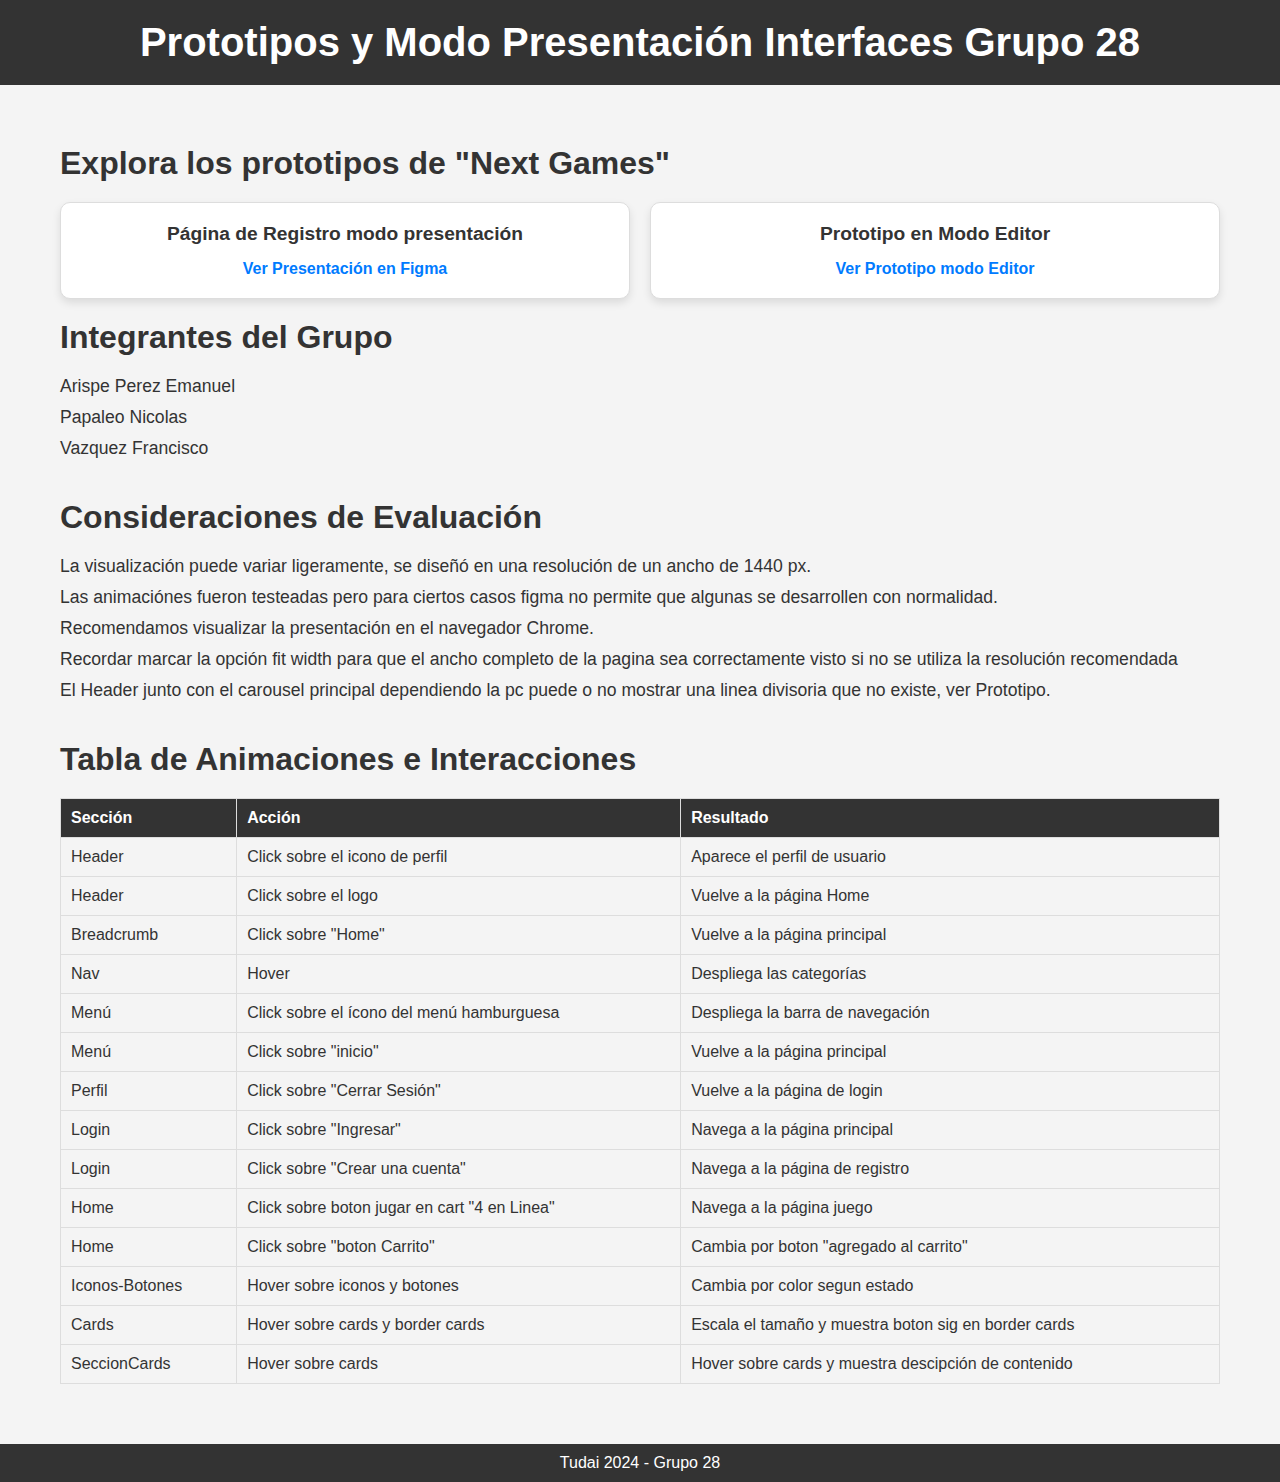
<file: index.html>
<!DOCTYPE html>
<html lang="es">
<head>
    <meta charset="UTF-8">
    <meta name="viewport" content="width=device-width, initial-scale=1.0">
    <title>Next Games</title>
    <link rel="stylesheet" href="index.css">
</head>
<body>
    <header>
        <h1>Prototipos y Modo Presentación Interfaces Grupo 28</h1>
    </header>

    <main>
        <section class="links">
            <h2>Explora los prototipos de "Next Games"</h2>
            <div class="card-container">
                <div class="card">
                    <h3>Página de Registro modo presentación</h3>
                    <a href="https://www.figma.com/proto/B3gKP6Oe7WflsMok1gVXvg/InterfacesTpTudaiG28?node-id=91-224&t=eNgQEFfpN1a29OCm-1" target="_blank">Ver Presentación en Figma</a>
                </div>
                <div class="card">
                    <h3>Prototipo en Modo Editor</h3>
                    <a href="https://www.figma.com/design/B3gKP6Oe7WflsMok1gVXvg/InterfacesTpTudaiG28?node-id=91-224&t=eNgQEFfpN1a29OCm-1" target="_blank">Ver Prototipo modo Editor</a>
                </div>
            </div>
        </section>
        <section class="integrantes">
            <h2>Integrantes del Grupo</h2>
            <ul>
                <li>Arispe Perez Emanuel</li>
                <li>Papaleo Nicolas</li>
                <li>Vazquez Francisco</li>
            </ul>
        </section>
        <section class="comentarios"></section>
            <h2>Consideraciones de Evaluación</h2>
            <ul>
                <li>La visualización puede variar ligeramente, se diseñó en una resolución de un ancho de 1440 px.</li>
                <li>Las animaciónes fueron testeadas pero para ciertos casos figma no permite que algunas se desarrollen con normalidad.</li>
                <li>Recomendamos visualizar la presentación en el navegador Chrome.</li>
                <li>Recordar marcar la opción fit width para que el ancho completo de la pagina sea correctamente visto si no se utiliza la resolución recomendada</li>
                <li>El Header junto con el carousel principal dependiendo la pc puede o no mostrar una linea divisoria que no existe, ver Prototipo.</li>
            </ul>
        </section>
            <!-- Tabla de Animaciones -->
            <section class="animaciones">
                <h2>Tabla de Animaciones e Interacciones</h2>
                <table>
                    <thead>
                        <tr>
                            <th>Sección</th>
                            <th>Acción</th>
                            <th>Resultado</th>
                        </tr>
                    </thead>
                    <tbody>
                        <tr>
                            <td>Header</td>
                            <td>Click sobre el icono de perfil</td>
                            <td>Aparece el perfil de usuario</td>
                        </tr>
                        <tr>
                            <td>Header</td>
                            <td>Click sobre el logo</td>
                            <td>Vuelve a la página Home</td>
                        </tr>
                        <tr>
                            <td>Breadcrumb</td>
                            <td>Click sobre "Home"</td>
                            <td>Vuelve a la página principal</td>
                        </tr>
                        <tr>
                            <td>Nav</td>
                            <td>Hover</td>
                            <td>Despliega las categorías</td>
                        </tr>
                        <tr>
                            <td>Menú</td>
                            <td>Click sobre el ícono del menú hamburguesa</td>
                            <td>Despliega la barra de navegación</td>
                        </tr>
                        <tr>
                            <td>Menú</td>
                            <td>Click sobre "inicio"</td>
                            <td>Vuelve a la página principal</td>
                        </tr>
                        <tr>
                            <td>Perfil</td>
                            <td>Click sobre "Cerrar Sesión"</td>
                            <td>Vuelve a la página de login</td>
                        </tr>
                        <tr>
                            <td>Login</td>
                            <td>Click sobre "Ingresar"</td>
                            <td>Navega a la página principal</td>
                        </tr>
                        <tr>
                            <td>Login</td>
                            <td>Click sobre "Crear una cuenta"</td>
                            <td>Navega a la página de registro</td>
                        </tr>
                        <tr>
                            <td>Home</td>
                            <td>Click sobre boton jugar en cart "4 en Linea"</td>
                            <td>Navega a la página juego</td>
                        </tr>
                        <tr>
                            <td>Home</td>
                            <td>Click sobre "boton Carrito"</td>
                            <td>Cambia por boton "agregado al carrito"</td>
                        </tr>
                        <tr>
                            <td>Iconos-Botones</td>
                            <td>Hover sobre iconos y botones</td>
                            <td>Cambia por color segun estado</td>
                        </tr>
                        <tr>
                            <td>Cards</td>
                            <td>Hover sobre cards y border cards</td>
                            <td>Escala el tamaño y muestra boton sig en border cards</td>
                        </tr>
                        <tr>
                            <td>SeccionCards</td>
                            <td>Hover sobre cards</td>
                            <td>Hover sobre cards y muestra descipción de contenido</td>
                        </tr>
                    </tbody>
                </table>
            </section>
    </main>
    <footer>
        <p>Tudai 2024 - Grupo 28 </p>
    </footer>
</body>
</html>
</html>
</file>
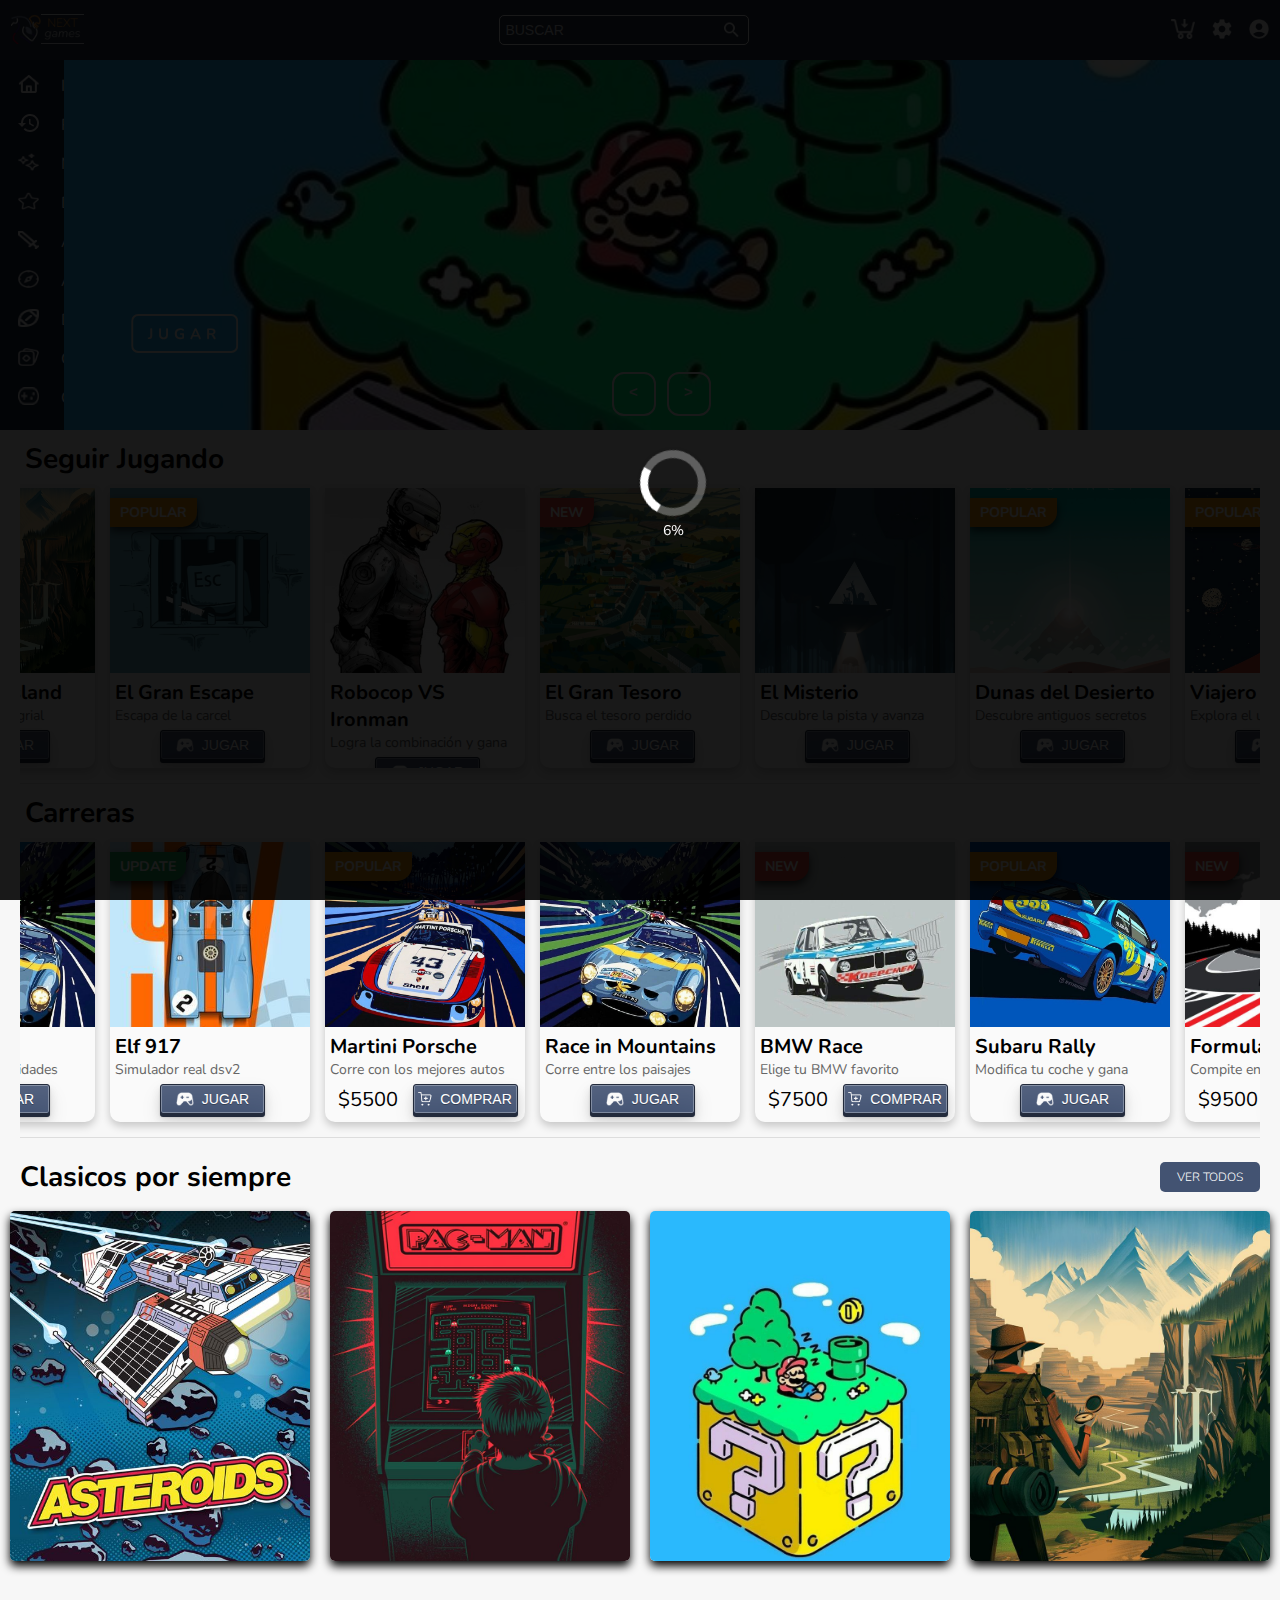
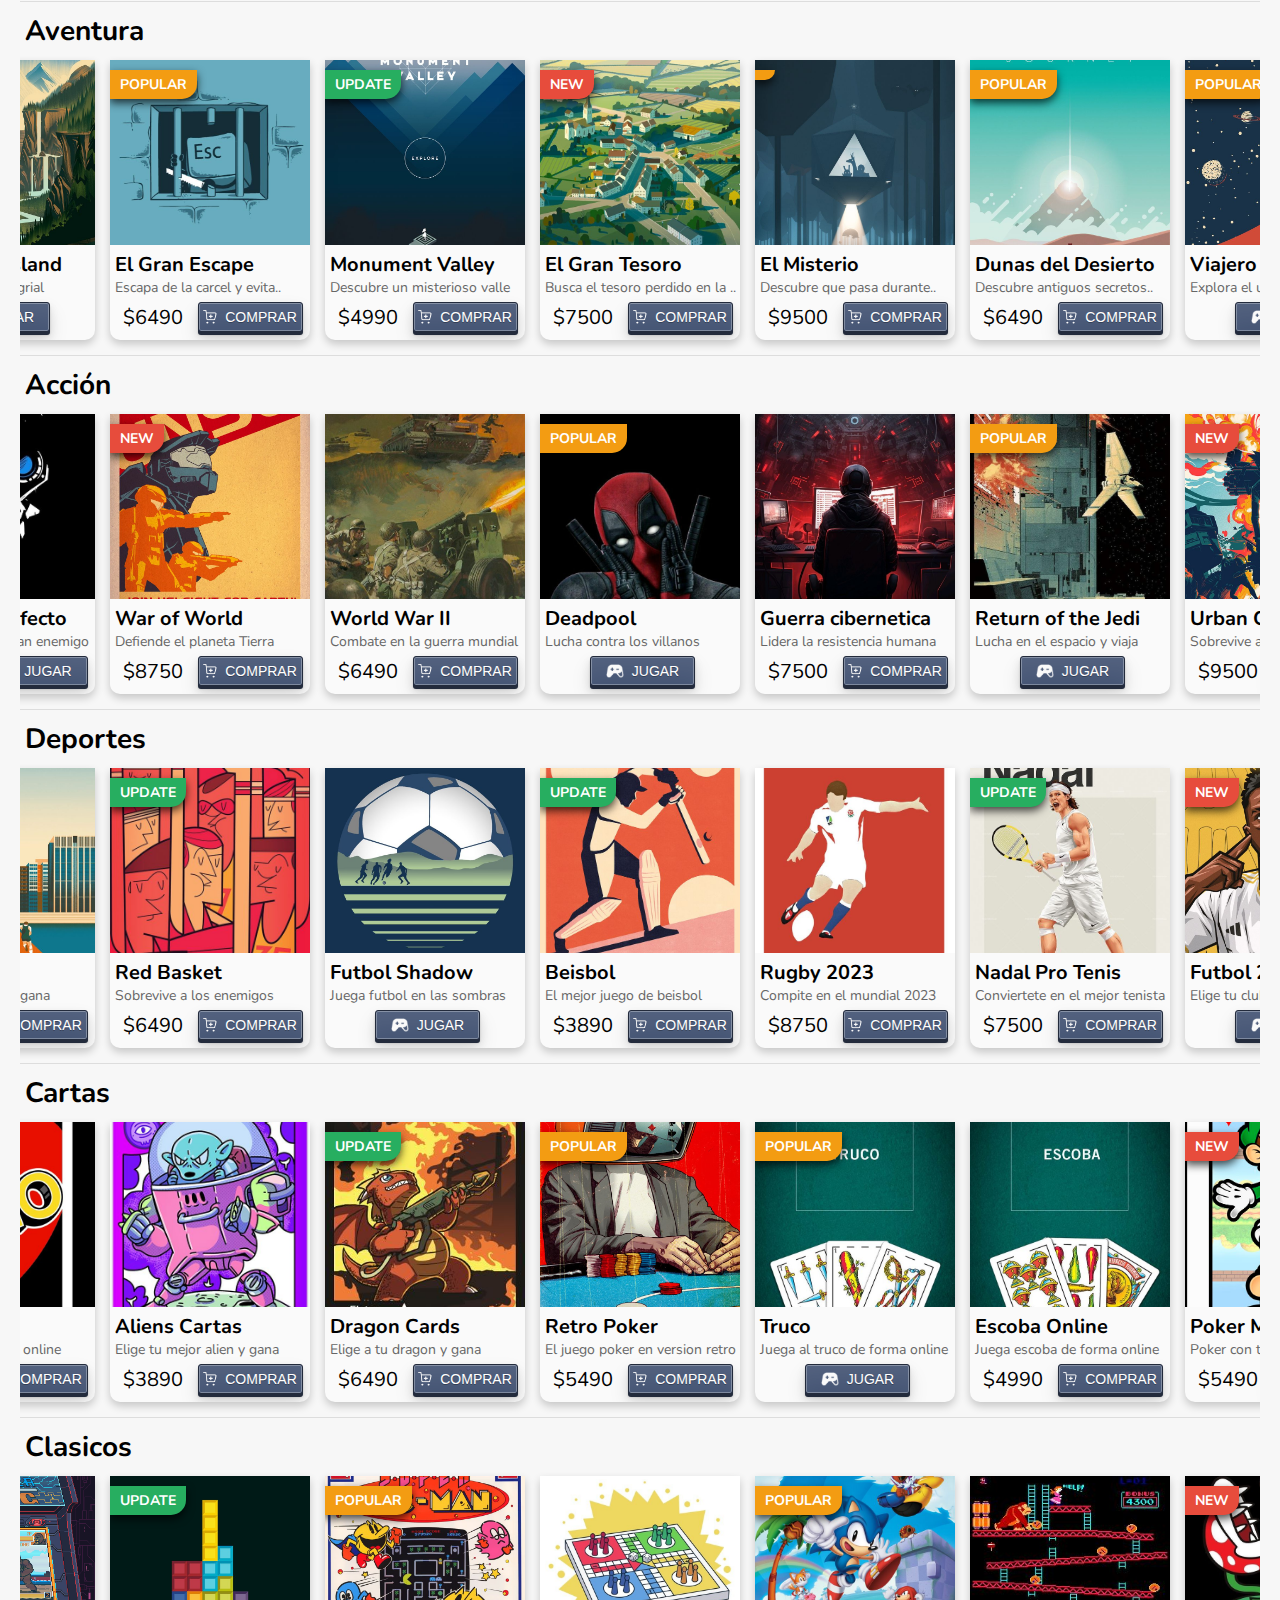
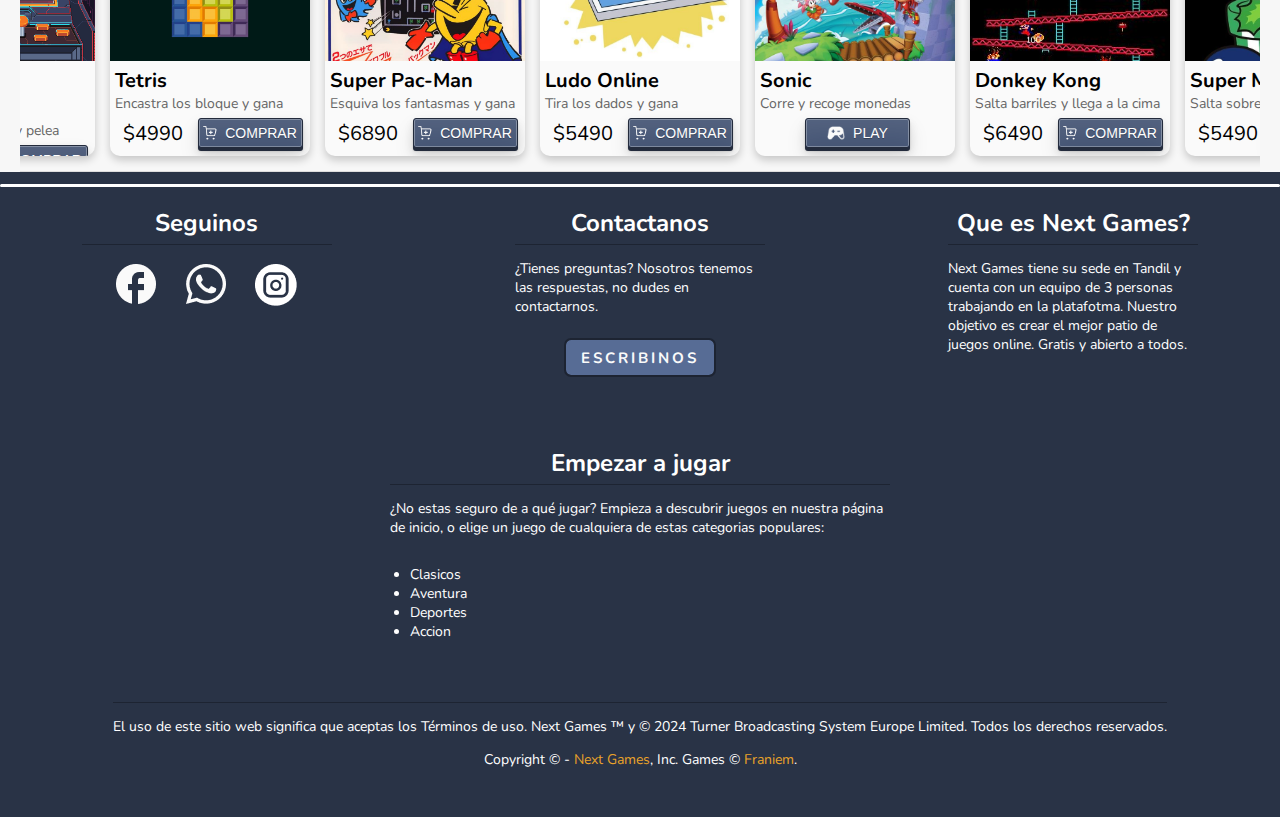
<file: Entrega2TP/index.html>
<!DOCTYPE html>
<html>
  <head>
    <meta http-equiv="refresh" content="0; URL='home.html'" />
    <title>Redireccionando...</title>
  </head>
  <body>
    Si no eres redirigido automáticamente, haz clic <a href="home.html">aquí</a>.
  </body>
</html>
</file>
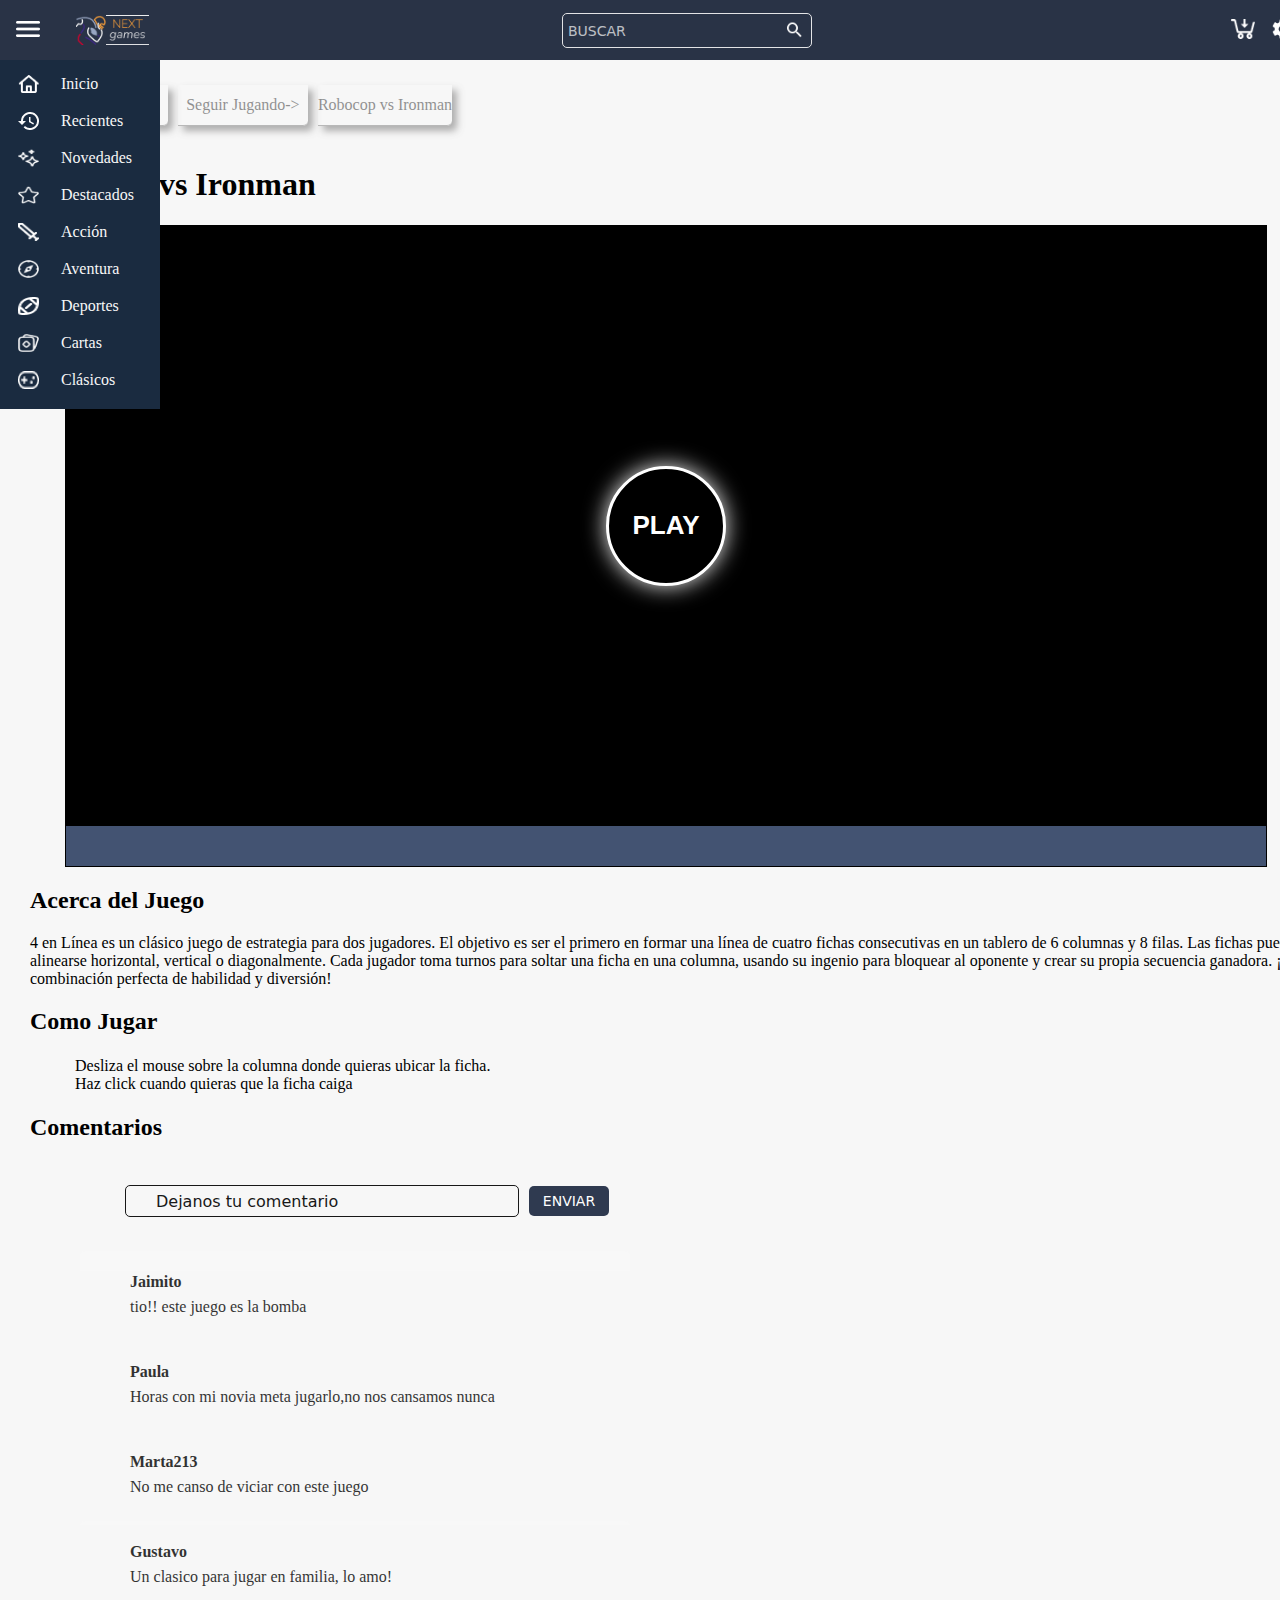
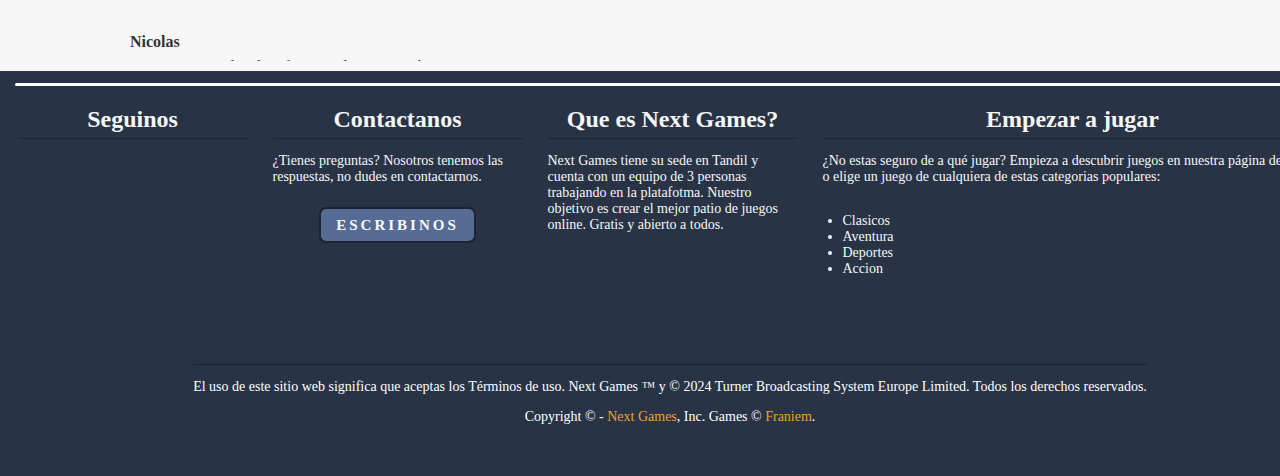
<file: Entrega3TP/index.html>
<!DOCTYPE html>
<html>
  <head>
    <meta http-equiv="refresh" content="0; URL='game.html'" />
    <title>Redireccionando...</title>
  </head>
  <body>
    Si no eres redirigido automáticamente, haz clic <a href="game.html">aquí</a>.
  </body>
</html>
</file>
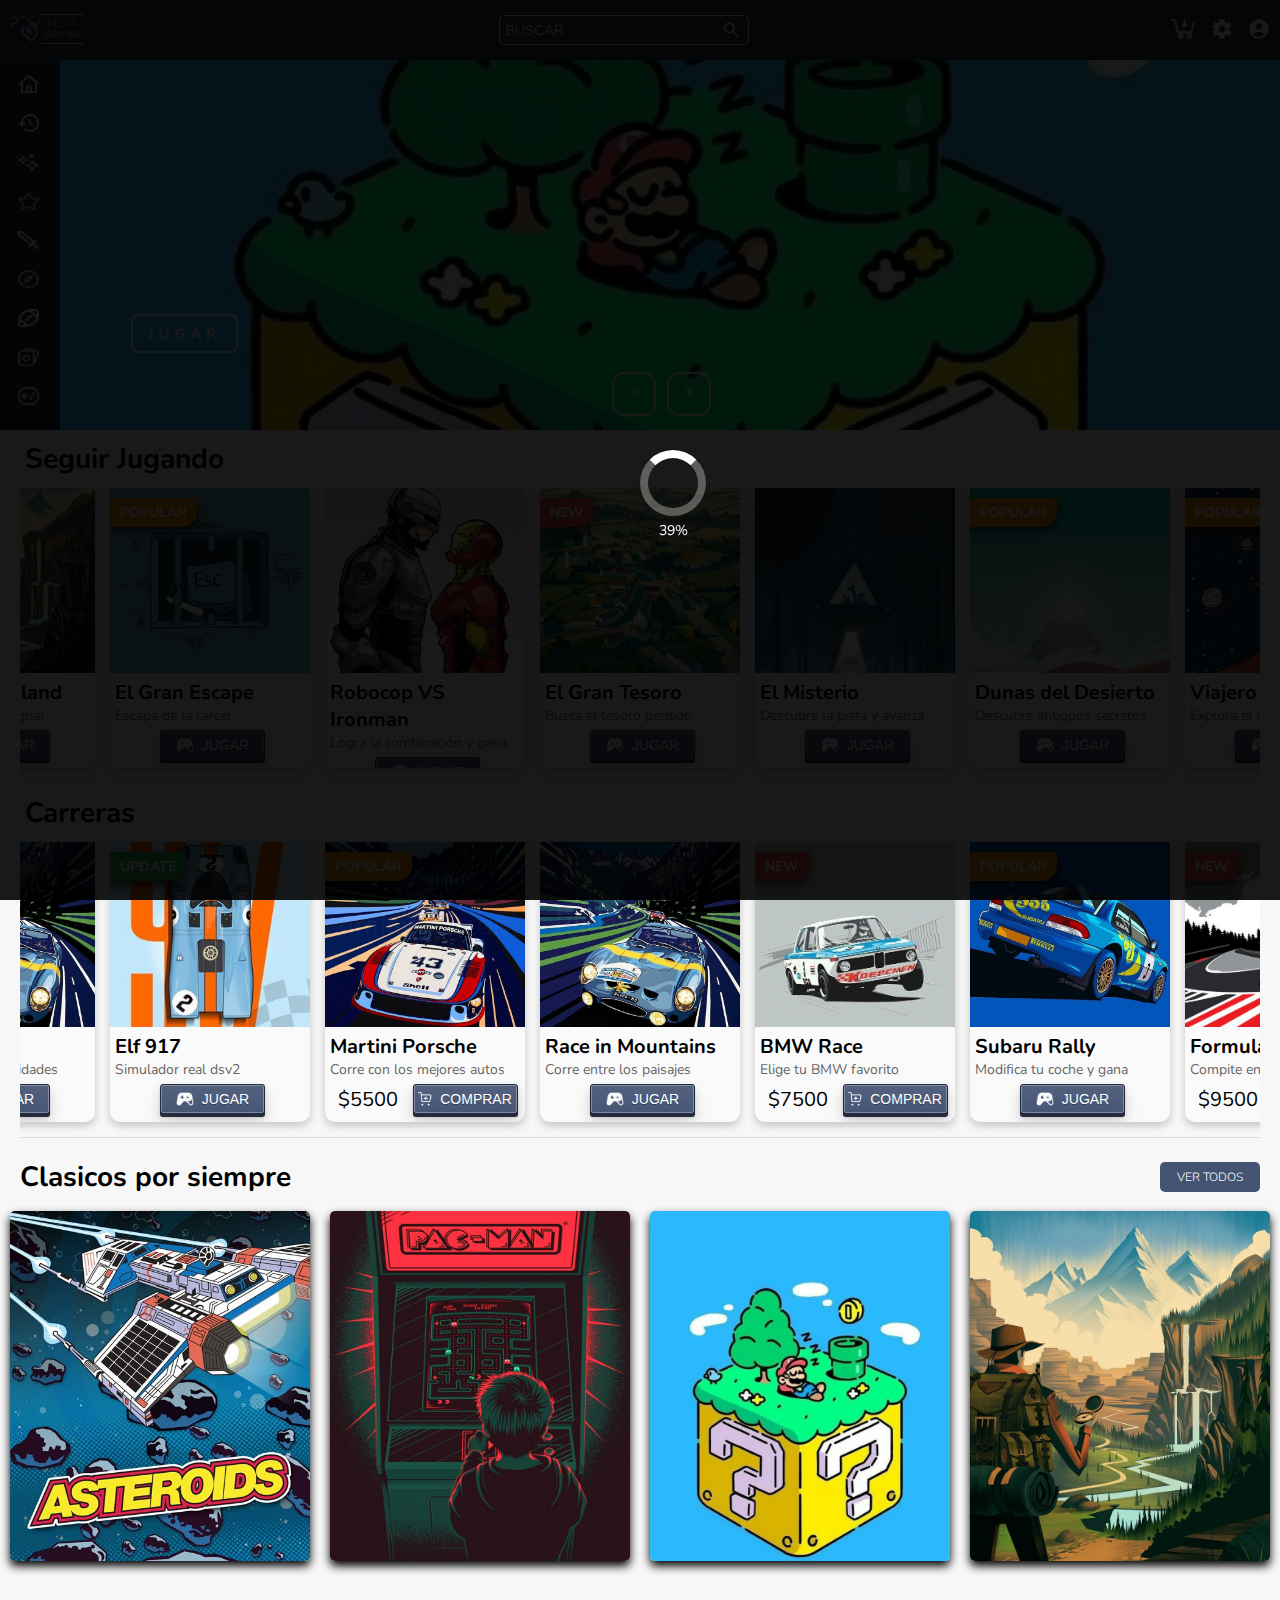
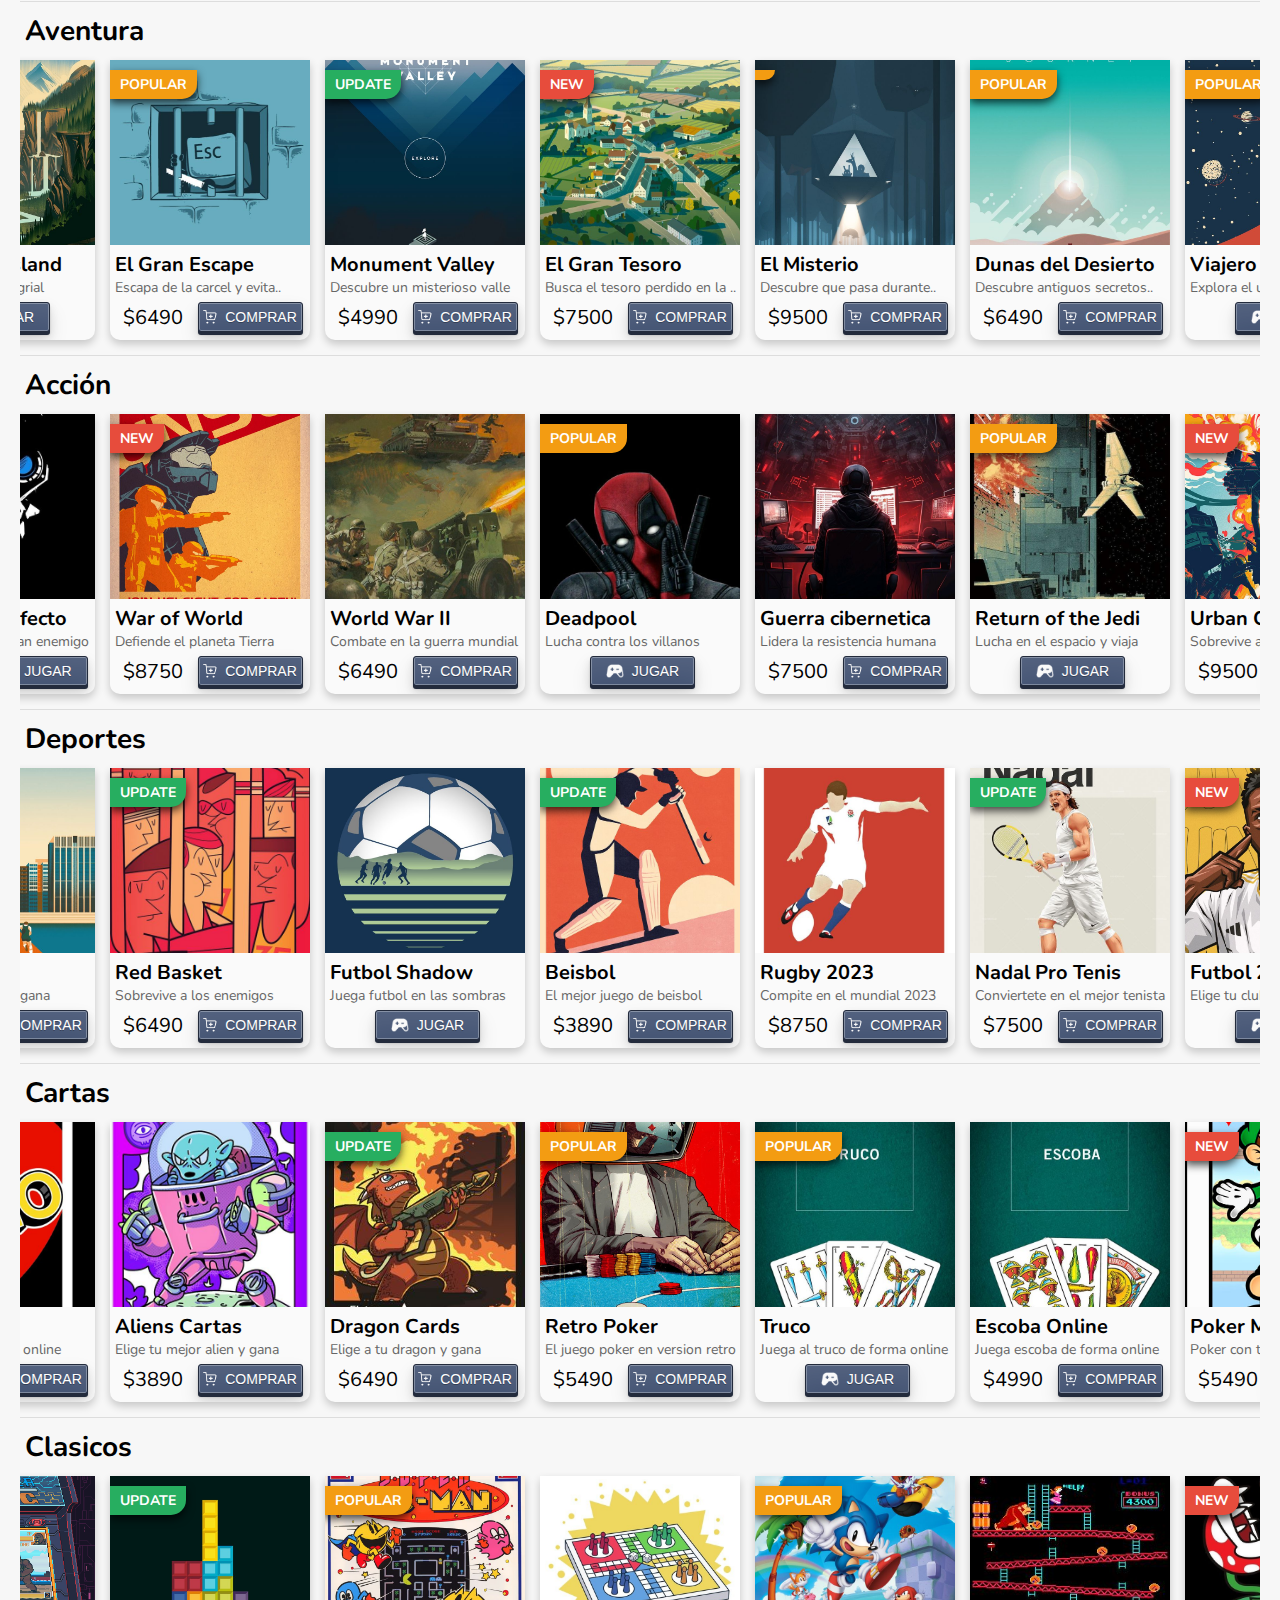
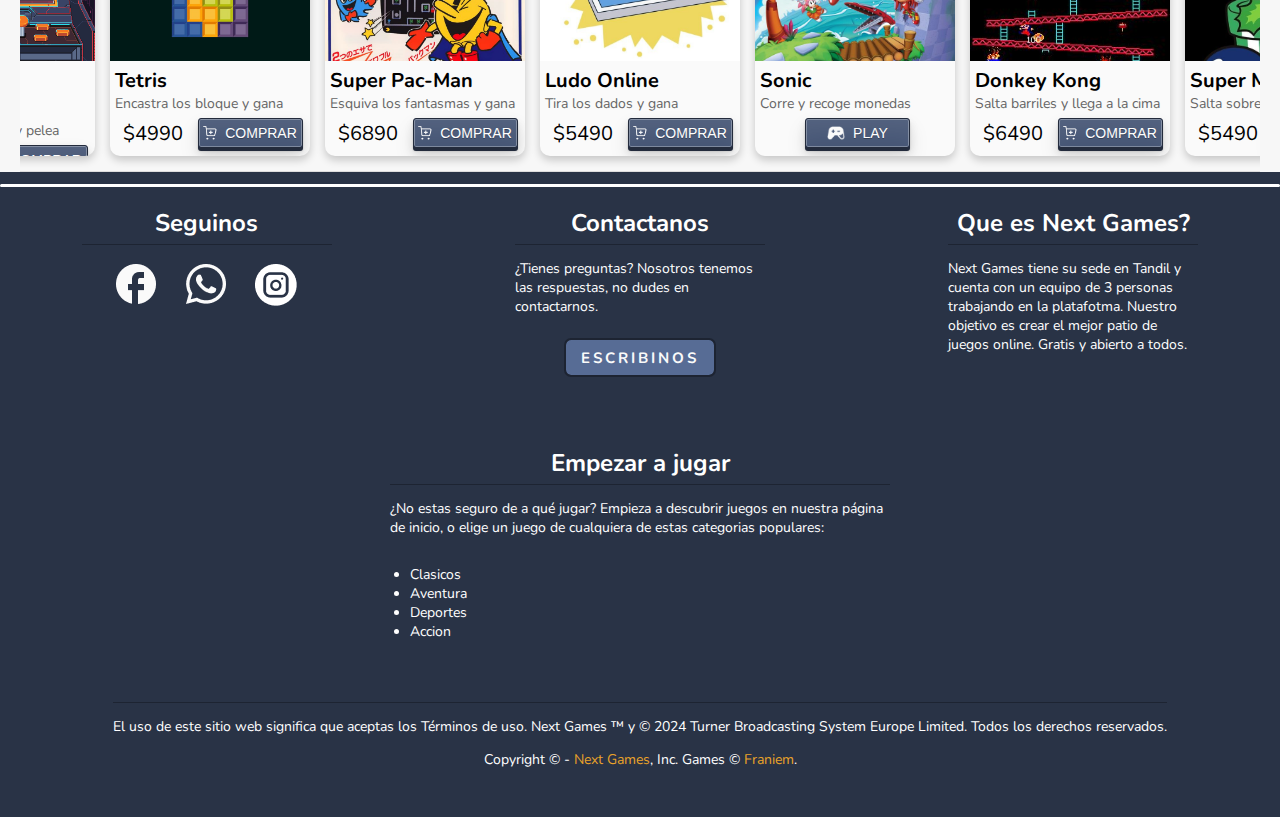
<file: Entrega2TP/home.html>
<!DOCTYPE html>
<html lang="es">
<head>
    <meta charset="UTF-8">
    <meta name="viewport" content="width=device-width, initial-scale=1.0">
    <title>Home</title>
    <link rel="stylesheet" href="css/home.css">
    <link href='https://fonts.googleapis.com/css?family=Nunito' rel='stylesheet'>
</head>
<body>
    <div id="loader">
        <div class="loader-container">
            <div class="spinner"></div>
            <p class="porcentaje"><span id="porcentaje">0</span>%</p>
        </div>
    </div>
    <div class="gridContainer">
        <header>
            <div class="menu">
                <button class="hamburgerHidden"><img src=".\src\icons\Hamburger.png" alt="hamburger" id="hamburger" class="icon"></button>
                <div class="header-logos">
                    <a href="home.html"><img src=".\src\icons\PlayersLogo.png" alt="playerslogo" class="img-logo-header"></a>
                    <a href="home.html"><img src=".\src\icons\logo2.png" alt="logo" class="img-logo-header"></a>
                </div>
            </div>
            <div class="search-container">
                <input type="text" placeholder="BUSCAR" class="search-input">
                <input type="text" placeholder="" class="search-input-mobile">
                <a href=""><img src=".\src\icons\Search.png" alt="Search" class="search-icon"></a>
            </div>
            <div class="config">
                <button><img src=".\src\icons\Cart.png" alt="cart" class="icon header-icon-cart"><p class="cuentaCarrito">0</p></button>
                <button><img src=".\src\icons\Setting.png" alt="setting" class="icon header-icon"></button>
                <button><img src=".\src\icons\User.png" alt="user" class="icon header-icon" id="user-header"></button>
            </div>
            <div class="seccion-usuario userHidden">
                <div class="sectionUser-header">
                    <img class="user-icon" src=".\src\icons\User32.png" alt="User">
                    <h3 style="margin-top: 5px;">¡Hola Gamer!</h3>
                </div>
                <div>
                    <a class="section-userSection">
                        <img class="icon-userSection" src=".\src\icons\Burbuja.png" alt=" burbuja de texto">
                        <h4 class="p-desktop-regular">Historial de compentarios</h4>
                    </a>
                    <a class="section-userSection">
                        <img class="icon-userSection" src=".\src\icons\Config.png" alt=" burbuja de texto">
                        <h4 class="p-desktop-regular">Configuracion de la cuenta</h4>
                    </a>
                    <a class="section-userSection">
                        <img class="icon-userSection" src=".\src\icons\Actividad.png" alt=" burbuja de texto">
                        <h4 class="p-desktop-regular">Tu actividad</h4>
                    </a>
                </div>
                <a style="text-decoration: none;" href="login.html">
                    <h4 class="close-session-user">Cerrar sesión</h4>
                </a>
            </div>
        </header>
        <nav class="sidebar hidden">
            <ul>
                <li><a href="home.html"><img src="src/icons/Home.png" alt="Home"></a><span class="category"><a href="home.html">Inicio</a></span></li>
                <li><a href="#recientes"><img src="src/icons/Clock.png" alt="Recientes"></a><span class="category"><a href="#recientes">Recientes</a></span></li>
                <li><a href="#novedades"><img src="src/icons/Novedades.png" alt="Novedades"></a><span class="category"><a href="#novedades">Novedades</a></span></li>
                <li><a href="#destacados"><img src="src/icons/Star.png" alt="Destacados"></a><span class="category"><a href="#destacados">Destacados</a></span></li>
                <li><a href="#accion"><img src="src/icons/Espada.png" alt="Espada"></a><span class="category"><a href="#accion">Acción</a></span></li>
                <li><a href="#aventura"><img src="src/icons/Brujula.png" alt="Brujula"></a><span class="category"><a href="#aventura">Aventura</a></span></li>
                <li><a href="#deportes"><img src="src/icons/Ball.png" alt="Ball"></a><span class="category"><a href="#deportes">Deportes</a></span></li>
                <li><a href="#cartas"><img src="src/icons/Cartas.png" alt="Cartas"></a><span class="category"><a href="#cartas">Cartas</a></span></li>
                <li><a href="#clasicos"><img src="src/icons/Clasicos.png" alt="Clasico"></a><span class="category"><a href="#clasicos">Clásicos</a></span></li>
            </ul>
        </nav>
        <main>    

            <div class="slider">

            <div class="list">
    
                <div class="item">
                    <img src="src/img/cubo mario.jpg" alt="Mario">
    
                    <div class="content">
                        <div class="title">MARIO XXL</div>
                        <div class="type">CLASIC</div>
                        <div class="description">
                            Puedes ayudar a Mario con una mision imposible de superar?<br>Empieza una nueva aventura y se he heroe que todos quieren
                        </div>
                        <button class="btn-carrusel-principal">Jugar</button>
                    </div>
                </div>
    
                <div class="item">
                    <img src="src/img/astronaut.jpg" alt="Subaru">
    
                    <div class="content">
                        <div class="title">APOLO 11</div>
                        <div class="type">ACTION</div>
                        <div class="description">
                            Intenta rescatar la nave de la fallida mision a la luna.<br> Serás capaz de sobrevivir y salvar a tus compañeros astronautas?
                        </div>
                        <button class="btn-carrusel-principal">Jugar</button>
                    </div>
                </div>
    
                <div class="item">
                    <img src="src/img/subaru.jpg" alt="Subaru">
    
                    <div class="content">
                        <div class="title">SUBARU RACE</div>
                        <div class="type">TIME ATACK</div>
                        <div class="description">
                            Uno de los autos mas iconicos en el Rally International Championship <br> esperando que lo conduzcas, estas listo para correr?
                        </div>
                        <button class="btn-carrusel-principal">Jugar</button>
                    </div>
                </div>
    
    
            </div>
    
    
            <div class="thumbnail">
    
                <div class="item">
                    <img src="src/img/subaru.jpg" alt="Subaru">
                </div>
                <div class="item">
                    <img src="src/img/cubo mario.jpg" alt="Mario">
                </div>
                <div class="item">
                    <img src="src/img/astronaut.jpg" alt="astronaut">
                </div>
    
            </div>
    
    
            <div class="nextPrevArrows">
                <button class="prev btn-carrusel-principal-left btnPrevNextTransition"> < </button>
                <button class="next btn-carrusel-principal btnPrevNextTransition"> > </button>
            </div>
    
    
        </div>
    </main>
    <aside>
        <div id="recientes" class="carousel-container">
            <h3 class="carousel-title">Seguir Jugando</h3>
            <button class="carousel-btn left">‹</button>
            <div class="carousel" id="carousel1">
                <div class="card">
                    <div class="badge badge-new">NEW</div>
                    <img src="src/img/adventure.jpg" alt="Adventure Island" class="card-img">
                    <div class="card-body">
                        <h4 class="card-title">Adventure Island</h4>
                        <p class="card-description">Explora y busca el grial</p>
                        <div class="card-footer">
                            <button class="button-with-icon">
                                <img src="src/icons/Jugar.png" class="icon play" alt="cart">
                                <span class="text">JUGAR</span>
                            </button>
                        </div>
                    </div>
                </div>
                <div class="card">
                    <div class="badge badge-popular">POPULAR</div>
                    <img src="src/img/escape.jpg" alt="Escape" class="card-img">
                    <div class="card-body">
                        <h4 class="card-title">El Gran Escape</h4>
                        <p class="card-description">Escapa de la carcel</p>
                        <div class="card-footer">
                            <button class="button-with-icon">
                                <img src="src/icons/Jugar.png" class="icon play" alt="cart">
                                <span class="text">JUGAR</span>
                            </button>
                        </div>
                    </div>
                </div>
                <div class="card">
                    <div class="badge badge-update" style="display: none;"></div>
                    <img src="src/img/Robocop vs Ironman.jpg" alt="Monument" class="card-img">
                    <div class="card-body">
                        <h4 class="card-title">Robocop VS Ironman</h4>
                        <p class="card-description">Logra la combinación y gana</p>
                        <div class="card-footer">
                            <a href="game.html"><button class="button-with-icon">
                                <img src="src/icons/Jugar.png" class="icon play" alt="cart">
                                <span class="text">JUGAR</span>
                            </button>
                            </a>
                        </div>
                    </div>
                </div>
                <div class="card">
                    <div class="badge badge-new">NEW</div>
                    <img src="src/img/Welsh Town.jpg" alt="Welsh" class="card-img">
                    <div class="card-body">
                        <h4 class="card-title">El Gran Tesoro</h4>
                        <p class="card-description">Busca el tesoro perdido</p>
                        <div class="card-footer">
                            <button class="button-with-icon">
                                <img src="src/icons/Jugar.png" class="icon play" alt="cart">
                                <span class="text">JUGAR</span>
                            </button>
                        </div>
                    </div>
                </div>
                <div class="card">
                    <div class="badge badge-popular"style="display:none"></div>
                    <img src="src/img/Abduction!.jpg" alt="Misterio" class="card-img">
                    <div class="card-body">
                        <h4 class="card-title">El Misterio</h4>
                        <p class="card-description">Descubre la pista y avanza</p>
                        <div class="card-footer">
                            <button class="button-with-icon">
                                <img src="src/icons/Jugar.png" class="icon play" alt="cart">
                                <span class="text">JUGAR</span>
                            </button>
                        </div>
                    </div>
                </div>
                <div class="card">
                    <div class="badge badge-popular">POPULAR</div>
                    <img src="src/img/dunas.jpg" alt="Dunas" class="card-img">
                    <div class="card-body">
                        <h4 class="card-title">Dunas del Desierto</h4>
                        <p class="card-description">Descubre antiguos secretos</p>
                        <div class="card-footer">
                            <button class="button-with-icon">
                                <img src="src/icons/Jugar.png" class="icon play" alt="cart">
                                <span class="text">JUGAR</span>
                            </button>
                        </div>
                    </div>
                </div>
                <div class="card">
                    <div class="badge badge-popular">POPULAR</div>
                    <img src="src/img/retro space.jpg" alt="Viajero" class="card-img">
                    <div class="card-body">
                        <h4 class="card-title">Viajero Espacial</h4>
                        <p class="card-description">Explora el universo mas alla</p>
                        <div class="card-footer">
                            <button class="button-with-icon">
                                <img src="src/icons/Jugar.png" class="icon play" alt="cart">
                                <span class="text">JUGAR</span>
                            </button>
                        </div>
                    </div>
                </div>
            </div>
            <button class="carousel-btn right">›</button>
        </div>
        <div id="carreras" class="carousel-container">
            <h3 class="carousel-title">Carreras</h3>
            <button class="carousel-btn left">‹</button>
            <div class="carousel" id="carousel2">
                <div class="card">
                    <div class="badge badge-popular" style="display: none;">POPULAR</div>
                    <img src="src/img/carrearas.jpg" alt="Race Stunts" class="card-img">
                    <div class="card-body">
                        <h4 class="card-title">Race Stunts</h4>
                        <p class="card-description">Corre con tus habilidades</p>
                        <div class="card-footer">
                            <button class="button-with-icon">
                                <img src="src/icons/Jugar.png" class="icon play" alt="cart">
                                <span class="text">JUGAR</span>
                            </button>
                        </div>
                    </div>
                </div>
                <div class="card">
                    <div class="badge badge-update">UPDATE</div>
                    <img src="src/img/run run run.jpg" alt="Elf 917" class="card-img">
                    <div class="card-body">
                        <h4 class="card-title">Elf 917</h4>
                        <p class="card-description">Simulador real dsv2</p>
                        <div class="card-footer">
                            <button class="button-with-icon">
                                <img src="src/icons/Jugar.png" class="icon play" alt="cart">
                                <span class="text">JUGAR</span>
                            </button>
                        </div>
                    </div>
                </div>
                <div class="card">
                    <div class="badge badge-popular">POPULAR</div>
                    <img src="src/img/martini porsche.jpg" alt="MartiniPorsche" class="card-img">
                    <div class="card-body">
                        <h4 class="card-title">Martini Porsche</h4>
                        <p class="card-description">Corre con los mejores autos</p>
                        <div class="card-footer">
                            <span class="card-price">$5500</span>
                            <button class="button-with-icon">
                                <img src="src/icons/CartAdd.png" class="icon addCart" alt="add cart" style="display: block;">
                                <img src="src/icons/CartIn.png" class="icon inCart" alt="in cart" style="display: none;">
                                <span class="text">Comprar</span>
                            </button>
                        </div>
                    </div>
                </div>
                <div class="card">
                    <div class="badge badge-popular" style="display: none;"></div>
                    <img src="src/img/carrearas.jpg" alt="Race in Mountains" class="card-img">
                    <div class="card-body">
                        <h4 class="card-title">Race in Mountains</h4>
                        <p class="card-description">Corre entre los paisajes</p>
                        <div class="card-footer">
                            <button class="button-with-icon">
                                <img src="src/icons/Jugar.png" class="icon play" alt="cart">
                                <span class="text">JUGAR</span>
                            </button>
                        </div>
                    </div>
                </div>
                <div class="card">
                    <div class="badge badge-new">NEW</div>
                    <img src="src/img/bmw.jpg" alt="BMWracer" class="card-img">
                    <div class="card-body">
                        <h4 class="card-title">BMW Race</h4>
                        <p class="card-description">Elige tu BMW favorito</p>
                        <div class="card-footer">
                            <span class="card-price">$7500</span>
                            <button class="button-with-icon">
                                <img src="src/icons/CartAdd.png" class="icon addCart" alt="add cart" style="display: block;">
                                <img src="src/icons/CartIn.png" class="icon inCart" alt="in cart" style="display: none;">
                                <span class="text">Comprar</span>
                            </button>
                        </div>
                    </div>
                </div>
                <div class="card">
                    <div class="badge badge-popular">POPULAR</div>
                    <img src="src/img/subaru.jpg" alt="Subaru Rally" class="card-img">
                    <div class="card-body">
                        <h4 class="card-title">Subaru Rally</h4>
                        <p class="card-description">Modifica tu coche y gana</p>
                        <div class="card-footer">
                            <button class="button-with-icon">
                                <img src="src/icons/Jugar.png" class="icon play" alt="cart">
                                <span class="text">JUGAR</span>
                            </button>
                        </div>
                    </div>
                </div>
                <div class="card">
                    <div class="badge badge-new">NEW</div>
                    <img src="src/img/f1.jpg" alt="F1" class="card-img">
                    <div class="card-body">
                        <h4 class="card-title">Formula 1</h4>
                        <p class="card-description">Compite en las mejores pistas</p>
                        <div class="card-footer">
                            <span class="card-price">$9500</span>
                            <button class="button-with-icon">
                                <img src="src/icons/CartAdd.png" class="icon addCart" alt="add cart" style="display: block;">
                                <img src="src/icons/CartIn.png" class="icon inCart" alt="in cart" style="display: none;">
                                <span class="text">Comprar</span>
                            </button>
                        </div>
                    </div>
                </div>
            </div>
            <button class="carousel-btn right">›</button>
        </div>
        <div class="carousel-container-outstandings ocultarMobile">
            <div class="carousel-outstandings-title">
                <h1>Clasicos por siempre</h1>
                <button class="button-animation-outstandings">
                    <span class="span-animation-outstandings">Ver todos</span>
                </button>
            </div>
            <div class="cart-container-outstandings">
                <div class="card-outstandings">
                    <div class="face front">
                        <img src="src/img/asteroids.jpg" alt="Asteroids">
                    </div>
                    <div class="face back img-cart-asteroids">
                        <h3>Asteroids</h3>
                        <p>Pilota tu nave espacial, destruye asteroides y esquiva ovnis en este emocionante clásico arcade. <br> ¡Acción retro sin fin y desafíos para los mejores pilotos del espacio!</p>
                        <div class="link">
                            <button class="buttonn">JUGAR</button>
                        </div>
                    </div>
                </div>
                <div class="card-outstandings">
                    <div class="face front">
                        <img src="src/img/pacman.jpg" alt="PacMan">
                    </div>
                    <div class="face back img-cart-pacman">
                        <h3>Pacman</h3>
                        <p> Come puntos y frutas mientras esquivas a los fantasmas en este icónico laberinto. <br> ¡Demuestra tus habilidades y alcanza la mayor puntuación!</p>
                        <div class="link">
                            <button class="buttonn">JUGAR</button>
                        </div>
                    </div>
                </div>
                <div class="card-outstandings">
                    <div class="face front">
                        <img src="src/img/cubo mario.jpg" alt="Mario">
                    </div>
                    <div class="face back img-cart-mario">
                        <h3>Mario Bross</h3>
                        <p>Salta, corre y enfrenta a enemigos para rescatar a la princesa en niveles coloridos llenos de retos. <br> ¡Explora mundos y conquista el clásico de los videojuegos!</p>
                        <div class="link">
                            <button class="buttonn">JUGAR</button>
                        </div>
                    </div>
                </div>
                <div class="card-outstandings">
                    <div class="face front">
                        <img src="src/img/adventure.jpg" alt="Adventure">
                    </div>
                    <div class="face back img-cart-adventure">
                        <h3>Adventure</h3>
                        <p>Embárcate en una emocionante aventura llena de misterios y desafíos. Explora vastos mundos, resuelve acertijos y enfrenta enemigos. <br> ¡La aventura te espera!</p>
                        <div class="link">
                            <button class="buttonn">JUGAR</button>
                        </div>
                    </div>
                </div>
            </div>
        </div>
        <div class="linea-separacion"></div>
        <div id="aventura" class="carousel-container">
            <h3 class="carousel-title">Aventura</h3>
            <button class="carousel-btn left">‹</button>
            <div class="carousel" id="carousel3">
                <div class="card">
                    <div class="badge badge-new">NEW</div>
                    <img src="src/img/adventure.jpg" alt="Adventure Island" class="card-img">
                    <div class="card-body">
                        <h4 class="card-title">Adventure Island</h4>
                        <p class="card-description">Explora y busca el grial</p>
                        <div class="card-footer">
                            <button class="button-with-icon">
                                <img src="src/icons/Jugar.png" class="icon play" alt="cart">
                                <span class="text">JUGAR</span>
                            </button>
                        </div>
                    </div>
                </div>
                <div class="card">
                    <div class="badge badge-popular">POPULAR</div>
                    <img src="src/img/escape.jpg" alt="Escape" class="card-img">
                    <div class="card-body">
                        <h4 class="card-title">El Gran Escape</h4>
                        <p class="card-description">Escapa de la carcel y evita..</p>
                        <div class="card-footer">
                            <span class="card-price">$6490</span>
                            <button class="button-with-icon">
                                <img src="src/icons/CartAdd.png" class="icon addCart" alt="add cart" style="display: block;">
                                <img src="src/icons/CartIn.png" class="icon inCart" alt="in cart" style="display: none;">
                                <span class="text">Comprar</span>
                            </button>
                        </div>
                    </div>
                </div>
                <div class="card">
                    <div class="badge badge-update">UPDATE</div>
                    <img src="src/img/monument valley.jpg" alt="Monument" class="card-img">
                    <div class="card-body">
                        <h4 class="card-title">Monument Valley</h4>
                        <p class="card-description">Descubre un misterioso valle</p>
                        <div class="card-footer">
                            <span class="card-price">$4990</span>
                            <button class="button-with-icon">
                                <img src="src/icons/CartAdd.png" class="icon addCart" alt="add cart" style="display: block;">
                                <img src="src/icons/CartIn.png" class="icon inCart" alt="in cart" style="display: none;">
                                <span class="text">Comprar</span>
                            </button>
                        </div>
                    </div>
                </div>
                <div class="card">
                    <div class="badge badge-new">NEW</div>
                    <img src="src/img/Welsh Town.jpg" alt="Welsh" class="card-img">
                    <div class="card-body">
                        <h4 class="card-title">El Gran Tesoro</h4>
                        <p class="card-description">Busca el tesoro perdido en la ..</p>
                        <div class="card-footer">
                            <span class="card-price">$7500</span>
                            <button class="button-with-icon">
                                <img src="src/icons/CartAdd.png" class="icon addCart" alt="add cart" style="display: block;">
                                <img src="src/icons/CartIn.png" class="icon inCart" alt="in cart" style="display: none;">
                                <span class="text">Comprar</span>
                            </button>
                        </div>
                    </div>
                </div>
                <div class="card">
                    <div class="badge badge-popular"></div>
                    <img src="src/img/Abduction!.jpg" alt="Misterio" class="card-img">
                    <div class="card-body">
                        <h4 class="card-title">El Misterio</h4>
                        <p class="card-description">Descubre que pasa durante..</p>
                        <div class="card-footer">
                            <span class="card-price">$9500</span>
                            <button class="button-with-icon">
                                <img src="src/icons/CartAdd.png" class="icon addCart" alt="add cart" style="display: block;">
                                <img src="src/icons/CartIn.png" class="icon inCart" alt="in cart" style="display: none;">
                                <span class="text">Comprar</span>
                            </button>
                        </div>
                    </div>
                </div>
                <div class="card">
                    <div class="badge badge-popular">POPULAR</div>
                    <img src="src/img/dunas.jpg" alt="Dunas" class="card-img">
                    <div class="card-body">
                        <h4 class="card-title">Dunas del Desierto</h4>
                        <p class="card-description">Descubre antiguos secretos..</p>
                        <div class="card-footer">
                            <span class="card-price">$6490</span>
                            <button class="button-with-icon">
                                <img src="src/icons/CartAdd.png" class="icon addCart" alt="add cart" style="display: block;">
                                <img src="src/icons/CartIn.png" class="icon inCart" alt="in cart" style="display: none;">
                                <span class="text">Comprar</span>
                            </button>
                        </div>
                    </div>
                </div>
                <div class="card">
                    <div class="badge badge-popular">POPULAR</div>
                    <img src="src/img/retro space.jpg" alt="Viajero" class="card-img">
                    <div class="card-body">
                        <h4 class="card-title">Viajero Espacial</h4>
                        <p class="card-description">Explora el universo mas alla</p>
                        <div class="card-footer">
                            <button class="button-with-icon">
                                <img src="src/icons/Jugar.png" class="icon play" alt="cart">
                                <span class="text">JUGAR</span>
                            </button>
                        </div>
                    </div>
                </div>
            </div>
            <button class="carousel-btn right">›</button>
        </div>
        <div id="accion" class="carousel-container">
            <h3 class="carousel-title">Acción</h3>
            <button class="carousel-btn left">‹</button>
            <div class="carousel"  id="carousel4">
                <div class="card">
                    <div class="badge badge-new">NEW</div>
                    <img src="src/img/enemigo perfecto.jpg" alt="Enemigo perfecto" class="card-img">
                    <div class="card-body">
                        <h4 class="card-title">Enemigo Perfecto</h4>
                        <p class="card-description">Lucha contra un gran enemigo</p>
                        <div class="card-footer">
                            <span class="card-price">$7500</span>
                            <button class="button-with-icon">
                                <img src="src/icons/Jugar.png" class="icon play" alt="cart">
                                <span class="text">JUGAR</span>
                            </button>
                        </div>
                    </div>
                </div>
                <div class="card">
                    <div class="badge badge-new">NEW</div>
                    <img src="src/img/UNCS.jpg" alt="Guerra por la tierra" class="card-img">
                    <div class="card-body">
                        <h4 class="card-title">War of World</h4>
                        <p class="card-description">Defiende el planeta Tierra</p>
                        <div class="card-footer">
                            <span class="card-price">$8750</span>
                            <button class="button-with-icon">
                                <img src="src/icons/CartAdd.png" class="icon addCart" alt="add cart" style="display: block;">
                                <img src="src/icons/CartIn.png" class="icon inCart" alt="in cart" style="display: none;">
                                <span class="text">Comprar</span>
                            </button>
                        </div>
                    </div>
                </div>
                <div class="card">
                    <div class="badge badge-popular" style="display: none;">POPULAR</div>
                    <img src="src/img/wwii.jpg" alt="wwii" class="card-img">
                    <div class="card-body">
                        <h4 class="card-title">World War II</h4>
                        <p class="card-description">Combate en la guerra mundial</p>
                        <div class="card-footer">
                            <span class="card-price">$6490</span>
                            <button class="button-with-icon">
                                <img src="src/icons/CartAdd.png" class="icon addCart" alt="add cart" style="display: block;">
                                <img src="src/icons/CartIn.png" class="icon inCart" alt="in cart" style="display: none;">
                                <span class="text">Comprar</span>
                            </button>
                        </div>
                    </div>
                </div>
                <div class="card">
                    <div class="badge badge-popular">POPULAR</div>
                    <img src="src/img/deadpool.jpg" alt="Deadpool" class="card-img">
                    <div class="card-body">
                        <h4 class="card-title">Deadpool</h4>
                        <p class="card-description">Lucha contra los villanos</p>
                        <div class="card-footer">
                            <button class="button-with-icon">
                                <img src="src/icons/Jugar.png" class="icon play" alt="cart">
                                <span class="text">JUGAR</span>
                            </button>
                        </div>
                    </div>
                </div>
                <div class="card">
                    <div class="badge badge-popular" style="display: none;">POPULAR</div>
                    <img src="src/img/androides.jpg" alt="Guerra cibernetica" class="card-img">
                    <div class="card-body">
                        <h4 class="card-title">Guerra cibernetica</h4>
                        <p class="card-description">Lidera la resistencia humana</p>
                        <div class="card-footer">
                            <span class="card-price">$7500</span>
                            <button class="button-with-icon">
                                <img src="src/icons/CartAdd.png" class="icon addCart" alt="add cart" style="display: block;">
                                <img src="src/icons/CartIn.png" class="icon inCart" alt="in cart" style="display: none;">
                                <span class="text">Comprar</span>
                            </button>
                        </div>
                    </div>
                </div>
                <div class="card">
                    <div class="badge badge-popular">POPULAR</div>
                    <img src="src/img/return of jedi.jpg" alt="Return of thr Jedi" class="card-img">
                    <div class="card-body">
                        <h4 class="card-title">Return of the Jedi</h4>
                        <p class="card-description">Lucha en el espacio y viaja</p>
                        <div class="card-footer">
                            <button class="button-with-icon">
                                <img src="src/icons/Jugar.png" class="icon play" alt="cart">
                                <span class="text">JUGAR</span>
                            </button>
                        </div>
                    </div>
                </div>
                <div class="card">
                    <div class="badge badge-new">NEW</div>
                    <img src="src/img/Sunset Overdrive.jpg" alt="Urban Chaos" class="card-img">
                    <div class="card-body">
                        <h4 class="card-title">Urban Chaos</h4>
                        <p class="card-description">Sobrevive a los enemigos</p>
                        <div class="card-footer">
                            <span class="card-price">$9500</span>
                            <button class="button-with-icon">
                                <img src="src/icons/CartAdd.png" class="icon addCart" alt="add cart" style="display: block;">
                                <img src="src/icons/CartIn.png" class="icon inCart" alt="in cart" style="display: none;">
                                <span class="text">Comprar</span>
                            </button>
                        </div>
                    </div>
                </div>
            </div>
            <button class="carousel-btn right">›</button>
        </div>
        <div id="deportes" class="carousel-container">
            <h3 class="carousel-title">Deportes</h3>
            <button class="carousel-btn left">‹</button>
            <div class="carousel"  id="carousel5">
                <div class="card">
                    <div class="badge badge-new">NEW</div>
                    <img src="src/img/triatlon.jpg" alt="Triatlon" class="card-img">
                    <div class="card-body">
                        <h4 class="card-title">La Maraton</h4>
                        <p class="card-description">Corre la maraton y gana</p>
                        <div class="card-footer">
                            <span class="card-price">$9500</span>
                            <button class="button-with-icon">
                                <img src="src/icons/CartAdd.png" class="icon addCart" alt="add cart" style="display: block;">
                                <img src="src/icons/CartIn.png" class="icon inCart" alt="in cart" style="display: none;">
                                <span class="text">Comprar</span>
                            </button>
                        </div>
                    </div>
                </div>
                <div class="card">
                    <div class="badge badge-update">UPDATE</div>
                    <img src="src/img/Triathlon.jpg" alt="Red Basket" class="card-img">
                    <div class="card-body">
                        <h4 class="card-title">Red Basket</h4>
                        <p class="card-description">Sobrevive a los enemigos</p>
                        <div class="card-footer">
                            <span class="card-price">$6490</span>
                            <button class="button-with-icon">
                                <img src="src/icons/CartAdd.png" class="icon addCart" alt="add cart" style="display: block;">
                                <img src="src/icons/CartIn.png" class="icon inCart" alt="in cart" style="display: none;">
                                <span class="text">Comprar</span>
                            </button>
                        </div>
                    </div>
                </div>
                <div class="card">
                    <div class="badge badge-popular" style="display: none;"></div>
                    <img src="src/img/Soccer the Beautiful Game.jpg" alt="Futbol Shadow" class="card-img">
                    <div class="card-body">
                        <h4 class="card-title">Futbol Shadow</h4>
                        <p class="card-description">Juega futbol en las sombras</p>
                        <div class="card-footer">
                            <button class="button-with-icon">
                                <img src="src/icons/Jugar.png" class="icon play" alt="cart">
                                <span class="text">JUGAR</span>
                            </button>
                        </div>
                    </div>
                </div>
                <div class="card">
                    <div class="badge badge-update">UPDATE</div>
                    <img src="src/img/beisball.jpg" alt="Beisball" class="card-img">
                    <div class="card-body">
                        <h4 class="card-title">Beisbol</h4>
                        <p class="card-description">El mejor juego de beisbol</p>
                        <div class="card-footer">
                            <span class="card-price">$3890</span>
                            <button class="button-with-icon">
                                <img src="src/icons/CartAdd.png" class="icon addCart" alt="add cart" style="display: block;">
                                <img src="src/icons/CartIn.png" class="icon inCart" alt="in cart" style="display: none;">
                                <span class="text">Comprar</span>
                            </button>
                        </div>
                    </div>
                </div>
                <div class="card">
                    <div class="badge badge-new" style="display: none;"></div>
                    <img src="src/img/rugby.jpg" alt="Rugby" class="card-img">
                    <div class="card-body">
                        <h4 class="card-title">Rugby 2023</h4>
                        <p class="card-description">Compite en el mundial 2023</p>
                        <div class="card-footer">
                            <span class="card-price">$8750</span>
                            <button class="button-with-icon">
                                <img src="src/icons/CartAdd.png" class="icon addCart" alt="add cart" style="display: block;">
                                <img src="src/icons/CartIn.png" class="icon inCart" alt="in cart" style="display: none;">
                                <span class="text">Comprar</span>
                            </button>
                        </div>
                    </div>
                </div>
                <div class="card">
                    <div class="badge badge-update">UPDATE</div>
                    <img src="src/img/tenis.jpg" alt="Tenis" class="card-img">
                    <div class="card-body">
                        <h4 class="card-title">Nadal Pro Tenis</h4>
                        <p class="card-description">Conviertete en el mejor tenista</p>
                        <div class="card-footer">
                            <span class="card-price">$7500</span>
                            <button class="button-with-icon">
                                <img src="src/icons/CartAdd.png" class="icon addCart" alt="add cart" style="display: block;">
                                <img src="src/icons/CartIn.png" class="icon inCart" alt="in cart" style="display: none;">
                                <span class="text">Comprar</span>
                            </button>
                        </div>
                    </div>
                </div>
                <div class="card">
                    <div class="badge badge-new">NEW</div>
                    <img src="src/img/vini.jpg" alt="Futbol 2024" class="card-img">
                    <div class="card-body">
                        <h4 class="card-title">Futbol 2024</h4>
                        <p class="card-description">Elige tu club favorito y juega</p>
                        <div class="card-footer">
                            <button class="button-with-icon">
                                <img src="src/icons/Jugar.png" class="icon play" alt="cart">
                                <span class="text">JUGAR</span>
                            </button>
                        </div>
                    </div>
                </div>
            </div>
            <button class="carousel-btn right">›</button>
        </div>
        <div id="cartas" class="carousel-container">
            <h3 class="carousel-title">Cartas</h3>
            <button class="carousel-btn left">‹</button>
            <div class="carousel"  id="carousel6">
                <div class="card">
                    <div class="badge badge-update" style="display: none;"></div>
                    <img src="src/img/uno.jpg" alt="Uno" class="card-img">
                    <div class="card-body">
                        <h4 class="card-title">Uno</h4>
                        <p class="card-description">Juega al Uno ahora online</p>
                        <div class="card-footer">
                            <span class="card-price">$3490</span>
                            <button class="button-with-icon">
                                <img src="src/icons/CartAdd.png" class="icon addCart" alt="add cart" style="display: block;">
                                <img src="src/icons/CartIn.png" class="icon inCart" alt="in cart" style="display: none;">
                                <span class="text">Comprar</span>
                            </button>
                        </div>
                    </div>
                </div>
                <div class="card">
                    <div class="badge badge-update" style="display: none;"></div>
                    <img src="src/img/cartas.jpg" alt="Aliens Cartas" class="card-img">
                    <div class="card-body">
                        <h4 class="card-title">Aliens Cartas</h4>
                        <p class="card-description">Elige tu mejor alien y gana</p>
                        <div class="card-footer">
                            <span class="card-price">$3890</span>
                            <button class="button-with-icon">
                                <img src="src/icons/CartAdd.png" class="icon addCart" alt="add cart" style="display: block;">
                                <img src="src/icons/CartIn.png" class="icon inCart" alt="in cart" style="display: none;">
                                <span class="text">Comprar</span>
                            </button>
                        </div>
                    </div>
                </div>
                <div class="card">
                    <div class="badge badge-update">UPDATE</div>
                    <img src="src/img/cartas dragon.jpg" alt="Dragon Cards" class="card-img">
                    <div class="card-body">
                        <h4 class="card-title">Dragon Cards</h4>
                        <p class="card-description">Elige a tu dragon y gana</p>
                        <div class="card-footer">
                            <span class="card-price">$6490</span>
                            <button class="button-with-icon">
                                <img src="src/icons/CartAdd.png" class="icon addCart" alt="add cart" style="display: block;">
                                <img src="src/icons/CartIn.png" class="icon inCart" alt="in cart" style="display: none;">
                                <span class="text">Comprar</span>
                            </button>
                        </div>
                    </div>
                </div>
                <div class="card">
                    <div class="badge badge-popular">POPULAR</div>
                    <img src="src/img/retro poker.jpg" alt="Retro Poker" class="card-img">
                    <div class="card-body">
                        <h4 class="card-title">Retro Poker</h4>
                        <p class="card-description">El juego poker en version retro</p>
                        <div class="card-footer">
                            <span class="card-price">$5490</span>
                            <button class="button-with-icon">
                                <img src="src/icons/CartAdd.png" class="icon addCart" alt="add cart" style="display: block;">
                                <img src="src/icons/CartIn.png" class="icon inCart" alt="in cart" style="display: none;">
                                <span class="text">Comprar</span>
                            </button>
                        </div>
                    </div>
                </div>
                <div class="card">
                    <div class="badge badge-popular">POPULAR</div>
                    <img src="src/img/truco.jpg" alt="Truco" class="card-img">
                    <div class="card-body">
                        <h4 class="card-title">Truco</h4>
                        <p class="card-description">Juega al truco de forma online</p>
                        <div class="card-footer">
                            <button class="button-with-icon">
                                <img src="src/icons/Jugar.png" class="icon play" alt="cart">
                                <span class="text">JUGAR</span>
                            </button>
                        </div>
                    </div>
                </div>
                <div class="card">
                    <div class="badge badge-update" style="display: none;"></div>
                    <img src="src/img/escoba.jpg" alt="Escoba Online" class="card-img">
                    <div class="card-body">
                        <h4 class="card-title">Escoba Online</h4>
                        <p class="card-description">Juega escoba de forma online</p>
                        <div class="card-footer">
                            <span class="card-price">$4990</span>
                            <button class="button-with-icon">
                                <img src="src/icons/CartAdd.png" class="icon addCart" alt="add cart" style="display: block;">
                                <img src="src/icons/CartIn.png" class="icon inCart" alt="in cart" style="display: none;">
                                <span class="text">Comprar</span>
                            </button>
                        </div>
                    </div>
                </div>
                <div class="card">
                    <div class="badge badge-new">NEW</div>
                    <img src="src/img/mario  poker.jpg" alt="Poker Mario" class="card-img">
                    <div class="card-body">
                        <h4 class="card-title">Poker Mario</h4>
                        <p class="card-description">Poker con tematica de Mario</p>
                        <div class="card-footer">
                            <span class="card-price">$5490</span>
                            <button class="button-with-icon">
                                <img src="src/icons/CartAdd.png" class="icon addCart" alt="add cart" style="display: block;">
                                <img src="src/icons/CartIn.png" class="icon inCart" alt="in cart" style="display: none;">
                                <span class="text">Comprar</span>
                            </button>
                        </div>
                    </div>
                </div>
            </div>
            <button class="carousel-btn right">›</button>
        </div>
        <div id="clasicos" class="carousel-container">
            <h3 class="carousel-title">Clasicos</h3>
            <button class="carousel-btn left">‹</button>
            <div class="carousel"  id="carousel7">
                <div class="card">
                    <div class="badge badge-new">NEW</div>
                    <img src="src/img/godzilla VS kong.png" alt="Godzilla vs KingKong" class="card-img">
                    <div class="card-body">
                        <h4 class="card-title">Godzilla vs KingKong</h4>
                        <p class="card-description">Elige tu personaje y pelea</p>
                        <div class="card-footer">
                            <span class="card-price">$5490</span>
                            <button class="button-with-icon">
                                <img src="src/icons/CartAdd.png" class="icon addCart" alt="add cart" style="display: block;">
                                <img src="src/icons/CartIn.png" class="icon inCart" alt="in cart" style="display: none;">
                                <span class="text">Comprar</span>
                            </button>
                        </div>
                    </div>
                </div>
                <div class="card">
                    <div class="badge badge-update">UPDATE</div>
                    <img src="src/img/8bit Tetris.jpg" alt="Tetris" class="card-img">
                    <div class="card-body">
                        <h4 class="card-title">Tetris</h4>
                        <p class="card-description">Encastra los bloque y gana</p>
                        <div class="card-footer">
                            <span class="card-price">$4990</span>
                            <button class="button-with-icon">
                                <img src="src/icons/CartAdd.png" class="icon addCart" alt="add cart" style="display: block;">
                                <img src="src/icons/CartIn.png" class="icon inCart" alt="in cart" style="display: none;">
                                <span class="text">Comprar</span>
                            </button>
                        </div>
                    </div>
                </div>
                <div class="card">
                    <div class="badge badge-popular">POPULAR</div>
                    <img src="src/img/pac-man.jpg" alt="Super Pac-Man" class="card-img">
                    <div class="card-body">
                        <h4 class="card-title">Super Pac-Man</h4>
                        <p class="card-description">Esquiva los fantasmas y gana</p>
                        <div class="card-footer">
                            <span class="card-price">$6890</span>
                            <button class="button-with-icon">
                                <img src="src/icons/CartAdd.png" class="icon addCart" alt="add cart" style="display: block;">
                                <img src="src/icons/CartIn.png" class="icon inCart" alt="in cart" style="display: none;">
                                <span class="text">Comprar</span>
                            </button>
                        </div>
                    </div>
                </div>
                <div class="card">
                    <div class="badge badge-new" style="display: none;"></div>
                    <img src="src/img/ludo blanco.jpg" alt="Ludo Online" class="card-img">
                    <div class="card-body">
                        <h4 class="card-title">Ludo Online</h4>
                        <p class="card-description">Tira los dados y gana</p>
                        <div class="card-footer">
                            <span class="card-price">$5490</span>
                            <button class="button-with-icon">
                                <img src="src/icons/CartAdd.png" class="icon addCart" alt="add cart" style="display: block;">
                                <img src="src/icons/CartIn.png" class="icon inCart" alt="in cart" style="display: none;">
                                <span class="text">Comprar</span>
                            </button>
                        </div>
                    </div>
                </div>
                <div class="card">
                    <div class="badge badge-popular">POPULAR</div>
                    <img src="src/img/sonic.jpg" alt="Sonic" class="card-img">
                    <div class="card-body">
                        <h4 class="card-title">Sonic</h4>
                        <p class="card-description">Corre y recoge monedas</p>
                        <div class="card-footer">
                            <button class="button-with-icon">
                                <img src="src/icons/Jugar.png" class="icon play" alt="cart">
                                <span class="text">Play</span>
                            </button>
                        </div>
                    </div>
                </div>
                <div class="card">
                    <div class="badge badge-new" style="display: none;"></div>
                    <img src="src/img/donkey kong.jpg" alt="Donkey Kong" class="card-img">
                    <div class="card-body">
                        <h4 class="card-title">Donkey Kong</h4>
                        <p class="card-description">Salta barriles y llega a la cima</p>
                        <div class="card-footer">
                            <span class="card-price">$6490</span>
                            <button class="button-with-icon">
                                <img src="src/icons/CartAdd.png" class="icon addCart" alt="add cart" style="display: block;">
                                <img src="src/icons/CartIn.png" class="icon inCart" alt="in cart" style="display: none;">
                                <span class="text">Comprar</span>
                            </button>
                        </div>
                    </div>
                </div>
                <div class="card">
                    <div class="badge badge-new">NEW</div>
                    <img src="src/img/mario.jpg" alt="Super Mario" class="card-img">
                    <div class="card-body">
                        <h4 class="card-title">Super Mario</h4>
                        <p class="card-description">Salta sobre enemigos</p>
                        <div class="card-footer">
                            <span class="card-price">$5490</span>
                            <button class="button-with-icon">
                                <img src="src/icons/CartAdd.png" class="icon addCart" alt="add cart" style="display: block;">
                                <img src="src/icons/CartIn.png" class="icon inCart" alt="in cart" style="display: none;">
                                <span class="text">Comprar</span>
                            </button>
                        </div>
                    </div>
                </div>
            </div>
            <button class="carousel-btn right">›</button>
        </div>
    </aside>
    <footer>
        <div class="container-footer-cards">
            <div class="long-line-card-footer"></div>
            <div class="card-footer-card ocultarMobile">
                <h2>Seguinos</h2>
                <div class="line-card-footer"></div>
                <div class="container-social-networks">
                    <a><img class="logo-red-social" src=".\src\icons\Facebook.png" alt="logo-facebook"></a>
                    <a><img class="logo-red-social" src=".\src\icons\Whatsapp.png" alt="logo-whatsapp"></a>
                    <a><img class="logo-red-social" src=".\src\icons\Instagram.png" alt="logo-instagram"></a>
                </div>
            </div>
            <div class="card-footer-card">
                <h2>Contactanos</h2>
                <div class="line-card-footer"></div>
                <p class="p-desktop-smallLight">¿Tienes preguntas? Nosotros tenemos las respuestas, no dudes en contactarnos.</p>
                <button class="buttonn btn-email-us">Escribinos</button>
            </div>
            <div class="card-footer-card">
                <h2>Que es Next Games?</h2>
                <div class="line-card-footer"></div>
                <p class="p-desktop-smallLight">Next Games tiene su sede en Tandil y cuenta con un equipo de 3 personas trabajando en la platafotma.
                Nuestro objetivo es crear el mejor patio de juegos online. Gratis y abierto a todos.
                </p>
            </div>
            <div class="card-long-footer ocultarMobile">
                <h2>Empezar a jugar</h2>
                <div class="line-card-footer"></div>
                <div class="lista-parrafo-footer">
                    <p class="p-desktop-smallLight">¿No estas seguro de a qué jugar? Empieza a descubrir juegos en nuestra página de inicio, 
                    o elige un juego de cualquiera de estas categorias populares:</p>
                    <ul class="p-desktop-smallLight">
                        <li>Clasicos</li>
                        <li>Aventura</li>
                        <li>Deportes</li>
                        <li>Accion</li>
                    </ul>
                </div>
            </div>
        </div>
        <div class="footer-copyright">
            <div class="line-card-footer"></div>
            <p class="p-desktop-smallLight">El uso de este sitio web significa que aceptas los Términos de uso. Next Games ™ y © 2024 Turner 
            Broadcasting System Europe Limited. Todos los derechos reservados.</p>
            <p class="p-desktop-smallLight">Copyright © - <span class="span-copyright">Next Games</span>, Inc. Games © <span class="span-copyright">Franiem</span>.</p>
        </div>
    </footer>

</body>
<script src="js/home.js"></script>
<script src="js/slider.js"></script>
</html>
</file>
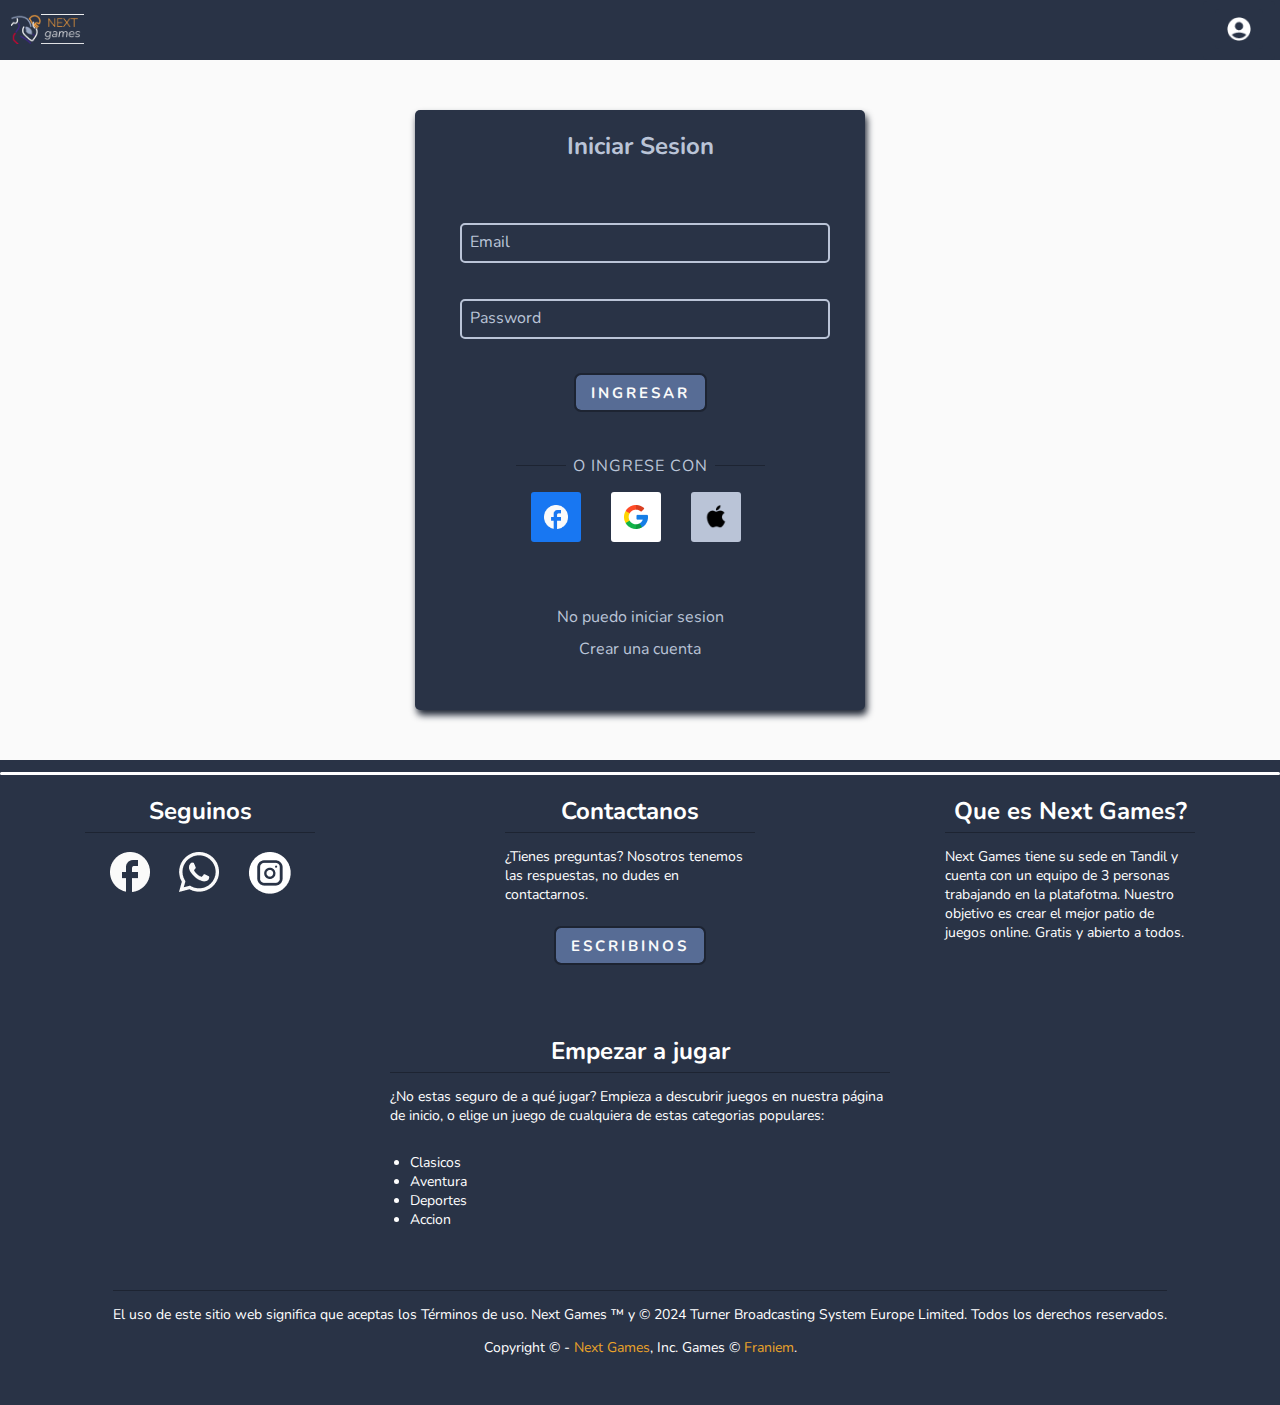
<file: Entrega2TP/login.html>
<!DOCTYPE html>
<html lang="es">
  <head>
    <meta charset="UTF-8" />
    <meta name="viewport" content="width=device-width, initial-scale=1.0" />
    <title>Login</title>
    <link rel="stylesheet" href="css/login.css" />
    <link
      href="https://fonts.googleapis.com/css?family=Nunito"
      rel="stylesheet"
    />
  </head>
  <body>
    <div class="gridContainer">
      <header>
        <div class="menu">
          <button style="display: none;">
            <img
              src=".\src\icons\Hamburger.png"
              alt="hamburger"
              id="hamburger"
              class="icon"
            />
          </button>
          <div class="header-logos">
            <a href="home.html"><img src=".\src\icons\PlayersLogo.png" alt="playerslogo" class="img-logo-header"></a>
            <a href="home.html"><img src=".\src\icons\logo2.png" alt="logo" class="img-logo-header"></a>
        </div>
        </div>
        <div class="config">
          <button>
            <img
              src=".\src\icons\User.png"
              alt="user"
              class="icon header-icon"
              id="user-header"
            />
          </button>
        </div>
        <div class="seccion-usuario userHidden">
          <div class="sectionUser-header">
              <img class="user-icon" src=".\src\icons\User32.png" alt="User">
              <h3 style="margin-top: 5px;">¡Hola Gamer!</h3>
          </div>
          <div>
              <a class="section-userSection">
                  <img class="icon-userSection" src=".\src\icons\Burbuja.png" alt=" burbuja de texto">
                  <h4 class="p-desktop-regular">Historial de compentarios</h4>
              </a>
              <a class="section-userSection">
                  <img class="icon-userSection" src=".\src\icons\Config.png" alt=" burbuja de texto">
                  <h4 class="p-desktop-regular">Configuracion de la cuenta</h4>
              </a>
              <a class="section-userSection">
                  <img class="icon-userSection" src=".\src\icons\Actividad.png" alt=" burbuja de texto">
                  <h4 class="p-desktop-regular">Tu actividad</h4>
              </a>
          </div>
          <a style="text-decoration: none;" href="login.html">
              <h4 class="close-session-user">Iniciar sesión</h4>
          </a>
      </div>
      </header>
      <main>
        <div class="form-conteiner">
          <form class="login-form" id="login-form"  action="" method="get">
            <h2>Iniciar Sesion</h2>
            <div id="message-login"></div>
            <div class="form">
              <input id="inputMail" type="text" autocomplete="off" required />
              <label class="lbl-nombre">
                <span class="text-nomb"> Email </span>
              </label>
            </div>
            <div class="form">
              <input id="inputPass" type="password" autocomplete="off" required/>
              <label class="lbl-nombre">
                <span class="text-nomb"> Password </span>
              </label>
            </div>
            <button class="buttonn btn-email-us">Ingresar</button>
          </form>
          <div class="conteiner_login_redes">
            <div class="redes_sociales">
              <div class="divisor_redes">
                <div class="line-card-form"></div>
                <span>O INGRESE CON</span>
                <div class="line-card-form"></div>
              </div>
              <div class="icons_redes">
                <a id="btn-facebook" class="box_facebook" href="../Entrega2TP/home.html">
                  <img
                    class="img_redes"
                    src=".\src\icons\Facebook.png"
                    alt="facebook"
                    srcset=""
                  />
                </a>
                <a id="btn-google" class="box_google" href="../Entrega2TP/home.html">
                  <img
                    class="img_redes"
                    src=".\src\icons\Google.png"
                    alt="google"
                  />
                </a>
                <a id= "btn-apple" class="box_apple" href="../Entrega2TP/home.html">
                  <img
                    class="img_redes"
                    src=".\src\icons\Apple.png"
                    alt=""
                    srcset=""
                  />
                </a>
              </div>
            </div>
            <div class="text_redes">
              <a href=""><span>No puedo iniciar sesion</span></a>
              <a href=".\registrer.html"><span>Crear una cuenta</span></a>
            </div>
          </div>
        </div>
      </main>
      <footer>
        <div class="container-footer-cards">
            <div class="long-line-card-footer"></div>
            <div class="card-footer-card">
                <h2>Seguinos</h2>
                <div class="line-card-footer"></div>
                <div class="container-social-networks">
                    <a><img class="logo-red-social" src=".\src\icons\Facebook.png" alt="logo-facebook"></a>
                    <a><img class="logo-red-social" src=".\src\icons\Whatsapp.png" alt="logo-whatsapp"></a>
                    <a><img class="logo-red-social" src=".\src\icons\Instagram.png" alt="logo-instagram"></a>
                </div>
            </div>
            <div class="card-footer-card">
                <h2>Contactanos</h2>
                <div class="line-card-footer"></div>
                <p class="p-desktop-smallLight">¿Tienes preguntas? Nosotros tenemos las respuestas, no dudes en contactarnos.</p>
                <button class="buttonn btn-email-us">Escribinos</button>
            </div>
            <div class="card-footer-card">
                <h2>Que es Next Games?</h2>
                <div class="line-card-footer"></div>
                <p class="p-desktop-smallLight">Next Games tiene su sede en Tandil y cuenta con un equipo de 3 personas trabajando en la platafotma.
                Nuestro objetivo es crear el mejor patio de juegos online. Gratis y abierto a todos.
                </p>
            </div>
            <div class="card-long-footer">
                <h2>Empezar a jugar</h2>
                <div class="line-card-footer"></div>
                <div class="lista-parrafo-footer">
                    <p class="p-desktop-smallLight">¿No estas seguro de a qué jugar? Empieza a descubrir juegos en nuestra página de inicio, 
                    o elige un juego de cualquiera de estas categorias populares:</p>
                    <ul class="p-desktop-smallLight">
                        <li>Clasicos</li>
                        <li>Aventura</li>
                        <li>Deportes</li>
                        <li>Accion</li>
                    </ul>
                </div>
            </div>
        </div>
        <div class="footer-copyright">
            <div class="line-card-footer"></div>
            <p class="p-desktop-smallLight">El uso de este sitio web significa que aceptas los Términos de uso. Next Games ™ y © 2024 Turner 
            Broadcasting System Europe Limited. Todos los derechos reservados.</p>
            <p class="p-desktop-smallLight">Copyright © - <span class="span-copyright">Next Games</span>, Inc. Games © <span class="span-copyright">Franiem</span>.</p>
        </div>
    </footer>
    </div>
  </body>
  <script src="js/login.js"></script>
</html>
</file>
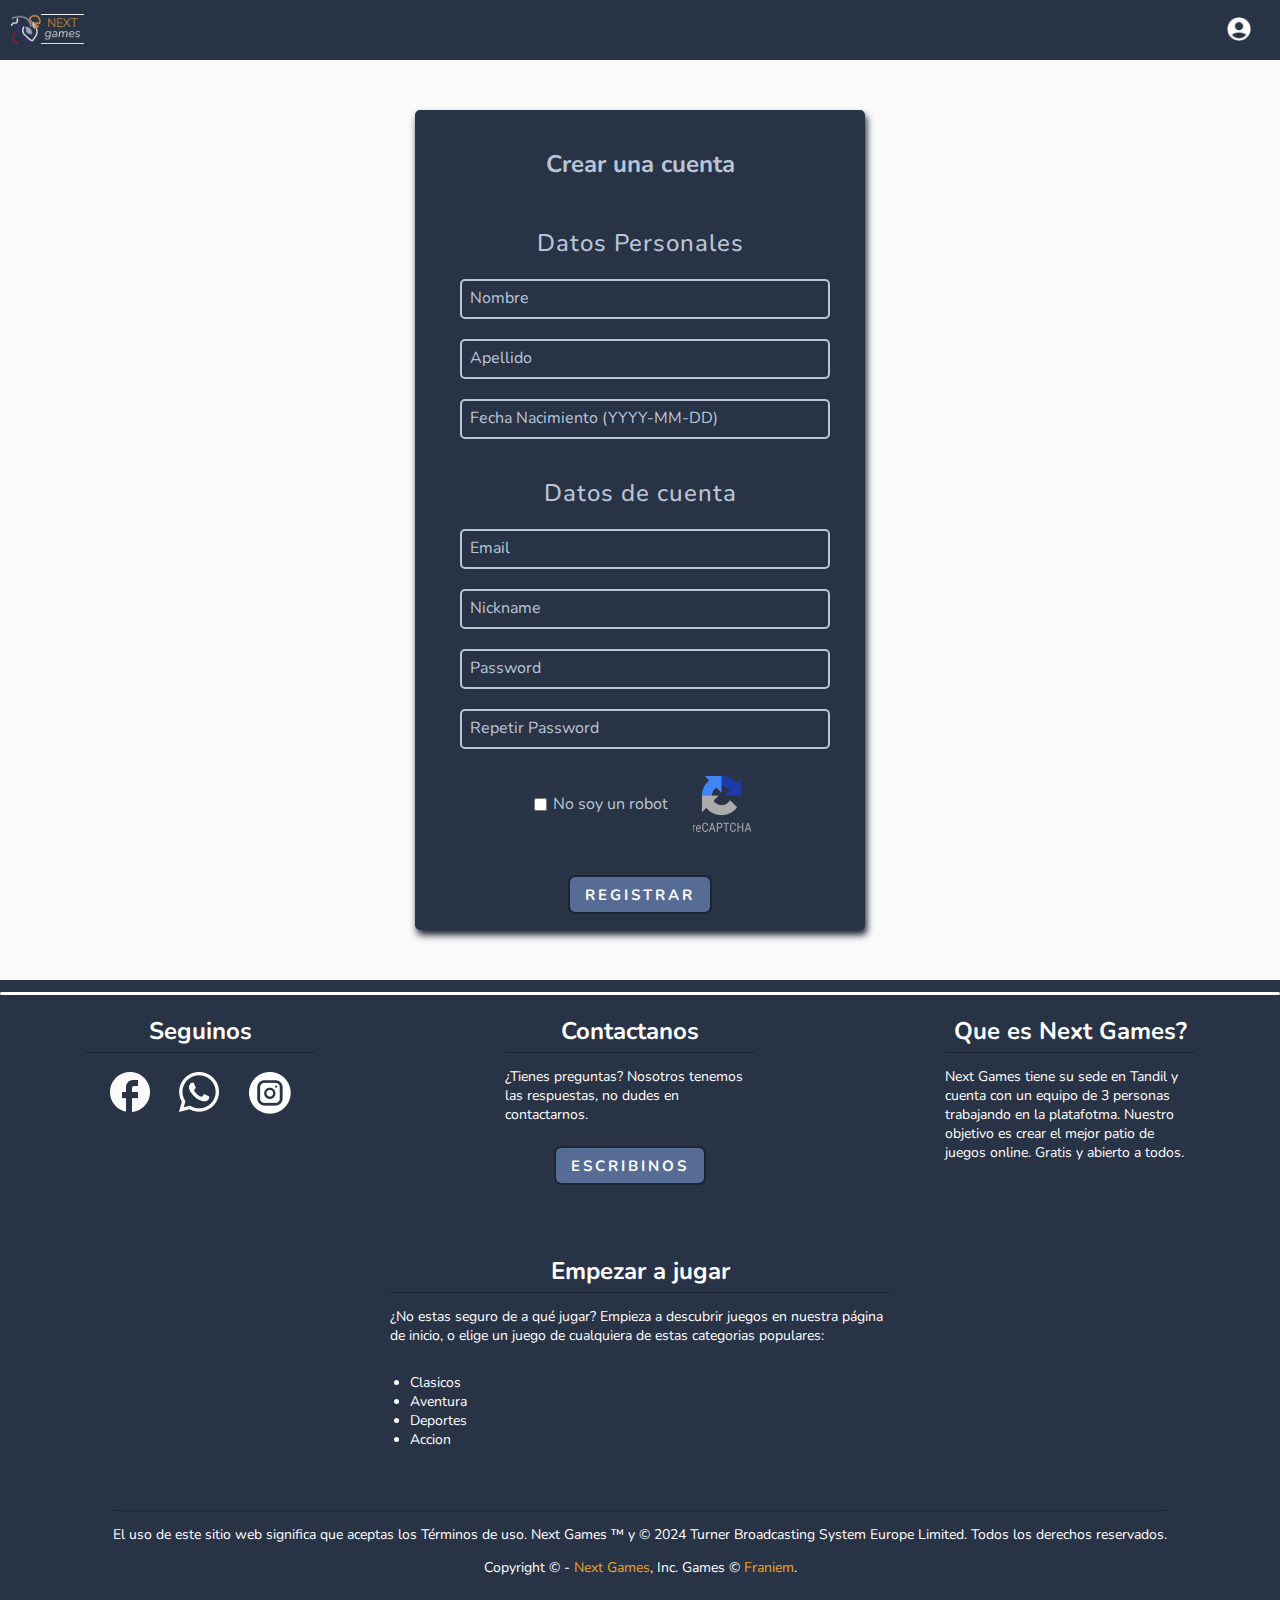
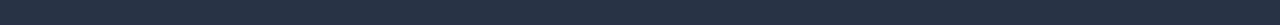
<file: Entrega2TP/registrer.html>
<!DOCTYPE html>
<html lang="es">
  <head>
    <meta charset="UTF-8" />
    <meta name="viewport" content="width=device-width, initial-scale=1.0" />
    <title>Register</title>
    <link rel="stylesheet" href="css/register.css" />
    <link
      href="https://fonts.googleapis.com/css?family=Nunito"
      rel="stylesheet"
    />
  </head>
  <body>
    <div class="gridContainer">
      <header>
        <div class="menu">
          <button style="display: none;">
            <img
              src=".\src\icons\Hamburger.png"
              alt="hamburger"
              id="hamburger"
              class="icon"
            />
          </button>
          <div class="header-logos">
            <a href="home.html"><img src=".\src\icons\PlayersLogo.png" alt="playerslogo" class="img-logo-header"></a>
            <a href="home.html"><img src=".\src\icons\logo2.png" alt="logo" class="img-logo-header"></a>
          </div>
        </div>
        <div class="config">
          <button>
            <img
              src=".\src\icons\User.png"
              alt="user"
              class="icon header-icon"
              id="user-header"
            />
          </button>
        </div>
        <div class="seccion-usuario userHidden">
          <div class="sectionUser-header">
              <img class="user-icon" src=".\src\icons\User32.png" alt="User">
              <h3 style="margin-top: 5px;">¡Hola Gamer!</h3>
          </div>
          <div>
              <a class="section-userSection">
                  <img class="icon-userSection" src=".\src\icons\Burbuja.png" alt=" burbuja de texto">
                  <h4 class="p-desktop-regular">Historial de compentarios</h4>
              </a>
              <a class="section-userSection">
                  <img class="icon-userSection" src=".\src\icons\Config.png" alt=" burbuja de texto">
                  <h4 class="p-desktop-regular">Configuracion de la cuenta</h4>
              </a>
              <a class="section-userSection">
                  <img class="icon-userSection" src=".\src\icons\Actividad.png" alt=" burbuja de texto">
                  <h4 class="p-desktop-regular">Tu actividad</h4>
              </a>
          </div>
          <a style="text-decoration: none;" href="login.html">
              <h4 class="close-session-user">Iniciar sesión</h4>
          </a>
      </div>
      </header>
      <main>
        <div class="form-reg-conteiner">
          <form class="register-form" id="registrer-form" action="" method="get">
            <h2>Crear una cuenta</h2>
            <div class="personal-info">
              <h4>Datos Personales</h4>
              <div class="form">
                <input id="inputRegName"  type="text" autocomplete="off" required />
                <label class="lbl-nombre">
                  <span class="text-nomb"> Nombre </span>
                </label>
                <div id="messageName"></div>
              </div>
              <div class="form">
                <input id="inputSurname" type="text" autocomplete="off" required />
                <label class="lbl-nombre">
                  <span class="text-nomb"> Apellido </span>
                </label>
                <div id="messageSurnme"></div>
              </div>
              <div class="form">
                <input id="inputDate"  type="text" autocomplete="off" required />
                <label class="lbl-nombre">
                  <span class="text-nomb">Fecha Nacimiento (YYYY-MM-DD)</span>
                </label>
                <div id="messageDate"></div>
              </div>
            </div>
            <div class="acount-info">
              <h4>Datos de cuenta</h4>
              <div class="form">
                <input id="inputMail" type="text" autocomplete="off" required />
                <label class="lbl-nombre">
                  <span class="text-nomb"> Email </span>
                </label>
                <div id="messegeMail"></div>
              </div>
              <div class="form">
                <input id="inputNickname"  type="text" autocomplete="off" required />
                <label class="lbl-nombre">
                  <span class="text-nomb">Nickname</span>
                </label>
                <div id="messegeNickname"></div>
              </div>
              <div class="form">
                <input id="inputPass" type="text" autocomplete="off" required />
                <label class="lbl-nombre">
                  <span class="text-nomb"> Password </span>
                </label>
                
              </div>
              <div class="form">
                <input id="inputRepit" type="text" autocomplete="off" required />
                <label class="lbl-nombre">
                  <span class="text-nomb"> Repetir Password </span>
                </label>
                <div id="messageRepit"></div>
              </div>
            </div>
            <div class="captcha-conteiner">
              <input type="checkbox" name="captcha" id="" />
              <span>No soy un robot</span>
              <img class="icons" src="src/icons/ReCaptcha.png" alt="">
            </div>
            <div id="messegePass"></div>
            <div>
              <button class="buttonn btn-email-us">Registrar</button>
            </div>
          </form>
        </div>
        <div id="id-popover-on" popover ="manual">
          <span class="span-popover">Registrado con exito</span>
          <div class="btn-conteiner-popover">
            <button id="btn-popover-on" popovertarget ="id-popover-on">Ingresar</button>
          </div>
        </div>
        <div id="id-popover-off" popover ="manual">
          <span class="span-popover">Por favor verifique los datos mal cargados</span>
          <div class="btn-conteiner-popover">
            <button id="btn-popover-off" popovertarget ="id-popover-off">Reintentar</button>
          </div>
        </div>
      </main>
      <footer>
        <div class="container-footer-cards">
            <div class="long-line-card-footer"></div>
            <div class="card-footer-card">
                <h2>Seguinos</h2>
                <div class="line-card-footer"></div>
                <div class="container-social-networks">
                    <a><img class="logo-red-social" src=".\src\icons\Facebook.png" alt="logo-facebook"></a>
                    <a><img class="logo-red-social" src=".\src\icons\Whatsapp.png" alt="logo-whatsapp"></a>
                    <a><img class="logo-red-social" src=".\src\icons\Instagram.png" alt="logo-instagram"></a>
                </div>
            </div>
            <div class="card-footer-card">
                <h2>Contactanos</h2>
                <div class="line-card-footer"></div>
                <p class="p-desktop-smallLight">¿Tienes preguntas? Nosotros tenemos las respuestas, no dudes en contactarnos.</p>
                <button class="buttonn btn-email-us">Escribinos</button>
            </div>
            <div class="card-footer-card">
                <h2>Que es Next Games?</h2>
                <div class="line-card-footer"></div>
                <p class="p-desktop-smallLight">Next Games tiene su sede en Tandil y cuenta con un equipo de 3 personas trabajando en la platafotma.
                Nuestro objetivo es crear el mejor patio de juegos online. Gratis y abierto a todos.
                </p>
            </div>
            <div class="card-long-footer">
                <h2>Empezar a jugar</h2>
                <div class="line-card-footer"></div>
                <div class="lista-parrafo-footer">
                    <p class="p-desktop-smallLight">¿No estas seguro de a qué jugar? Empieza a descubrir juegos en nuestra página de inicio, 
                    o elige un juego de cualquiera de estas categorias populares:</p>
                    <ul class="p-desktop-smallLight">
                        <li>Clasicos</li>
                        <li>Aventura</li>
                        <li>Deportes</li>
                        <li>Accion</li>
                    </ul>
                </div>
            </div>
        </div>
        <div class="footer-copyright">
            <div class="line-card-footer"></div>
            <p class="p-desktop-smallLight">El uso de este sitio web significa que aceptas los Términos de uso. Next Games ™ y © 2024 Turner 
            Broadcasting System Europe Limited. Todos los derechos reservados.</p>
            <p class="p-desktop-smallLight">Copyright © - <span class="span-copyright">Next Games</span>, Inc. Games © <span class="span-copyright">Franiem</span>.</p>
        </div>
    </footer>
    </div>
  </body>
  <script src="js/registrer.js"></script>
</html>
</file>
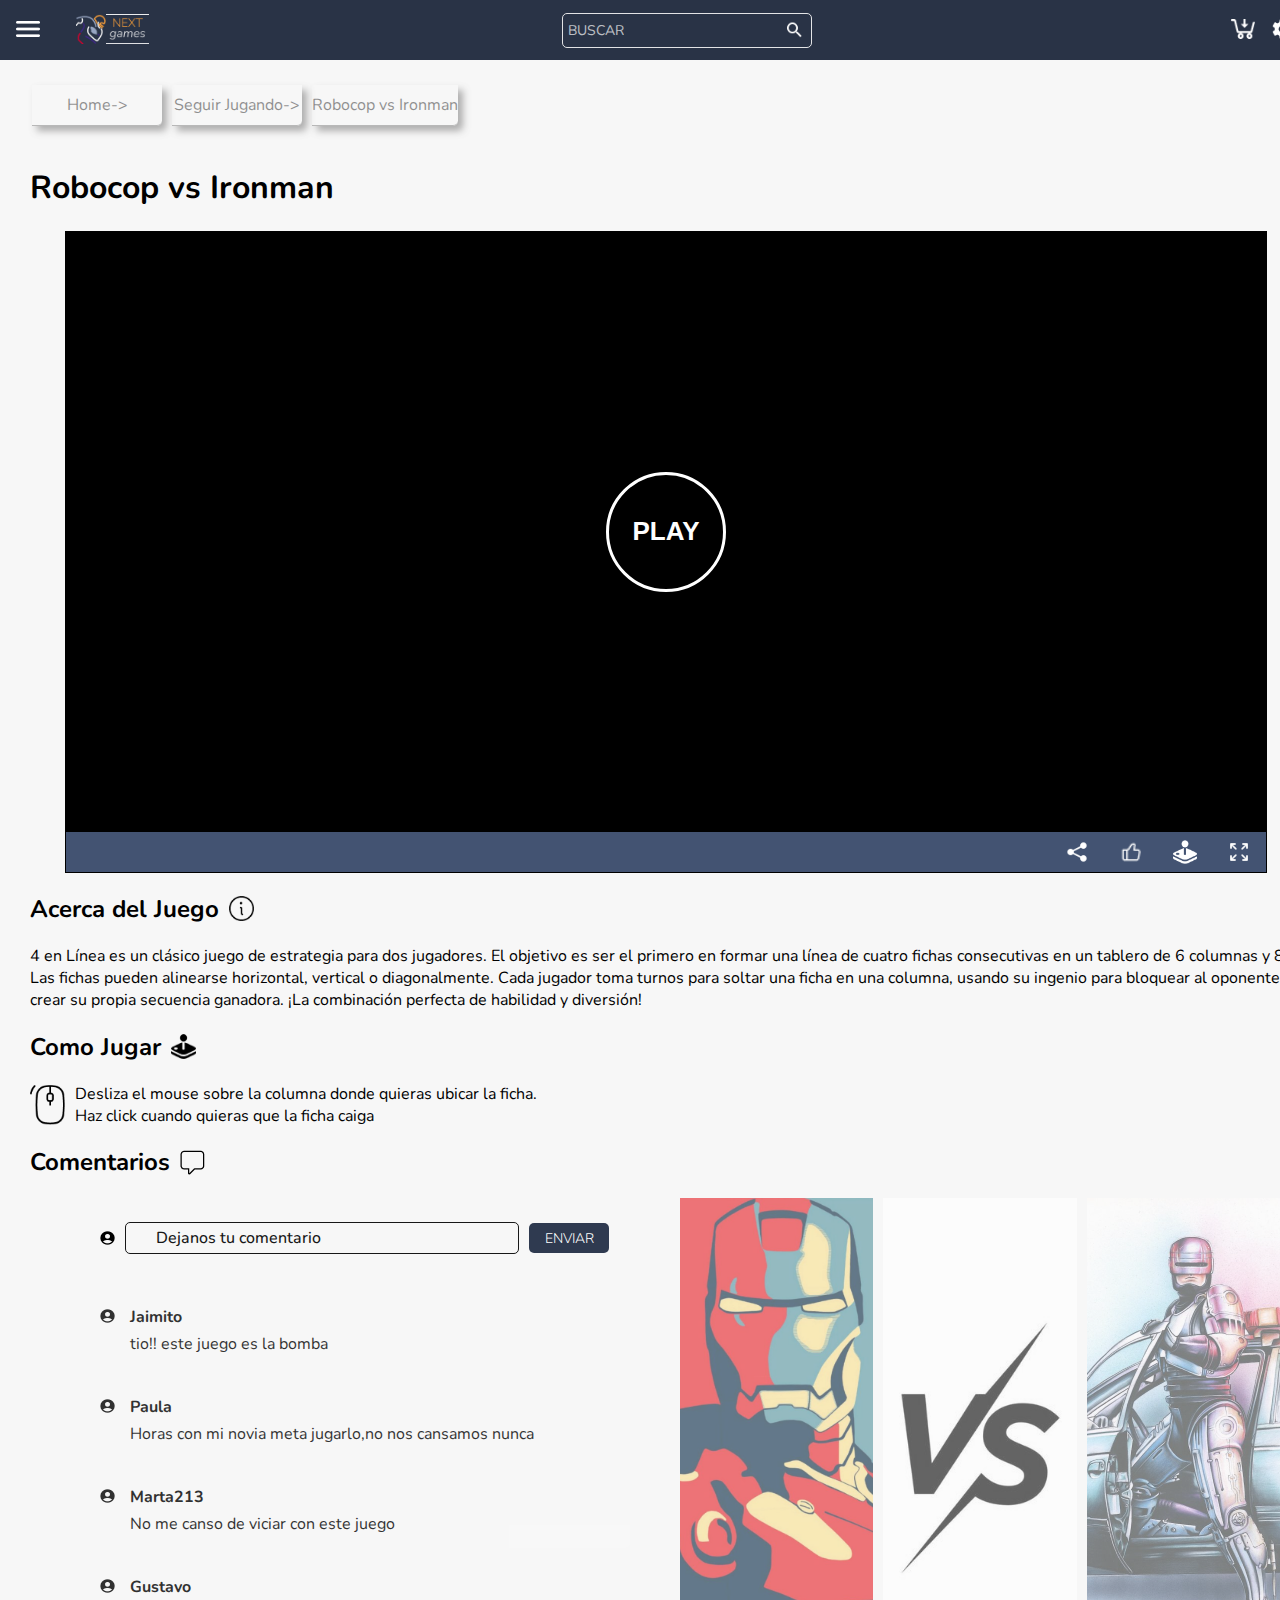
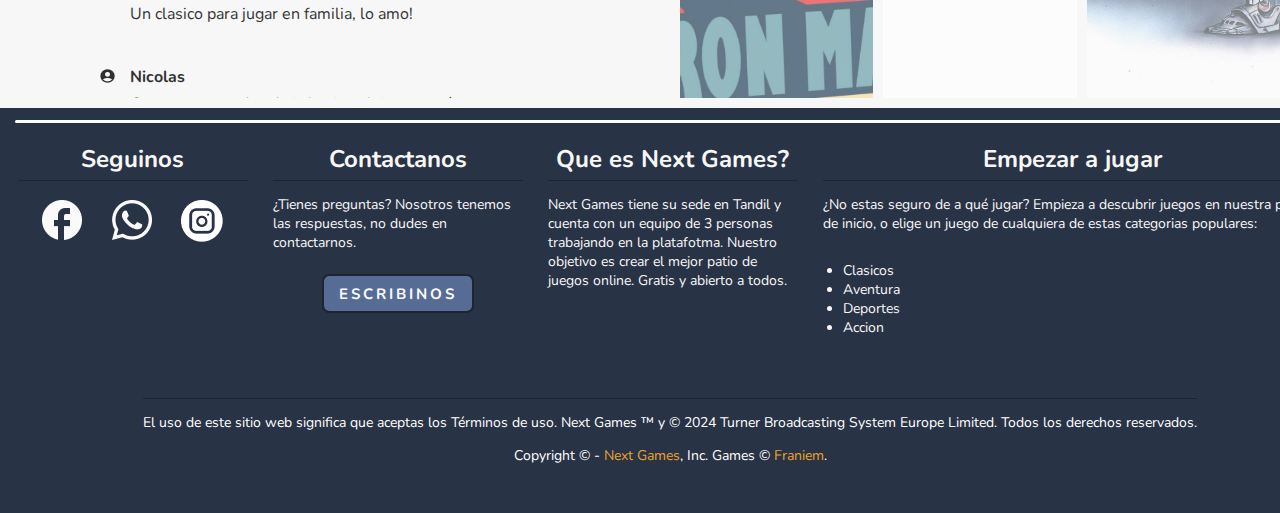
<file: Entrega3TP/game.html>
<!DOCTYPE html>
<html lang="es">
<head>
    <meta charset="UTF-8">
    <meta name="viewport" content="width=device-width, initial-scale=1.0">
    <title>Game</title>
    <link rel="stylesheet" href="css/game.css">
    <link href='https://fonts.googleapis.com/css?family=Nunito' rel='stylesheet'>
</head>
<body>
  <audio id="backgroundMusic" src="src/music/sounds.mp3" loop></audio>
  <div class="gridContainer">
      <header>
        <nav class="sidebar hiddenHamburger">
          <ul>
              <li><a href="home.html"><img src="src/icons/Home.png" alt="Home"></a><span class="category"><a href="home.html">Inicio</a></span></li>
              <li><a href="#recientes"><img src="src/icons/Clock.png" alt="Recientes"></a><span class="category"><a href="#recientes">Recientes</a></span></li>
              <li><a href="#novedades"><img src="src/icons/Novedades.png" alt="Novedades"></a><span class="category"><a href="#novedades">Novedades</a></span></li>
              <li><a href="#destacados"><img src="src/icons/Star.png" alt="Destacados"></a><span class="category"><a href="#destacados">Destacados</a></span></li>
              <li><a href="#accion"><img src="src/icons/Espada.png" alt="Espada"></a><span class="category"><a href="#accion">Acción</a></span></li>
              <li><a href="#aventura"><img src="src/icons/Brujula.png" alt="Brujula"></a><span class="category"><a href="#aventura">Aventura</a></span></li>
              <li><a href="#deportes"><img src="src/icons/Ball.png" alt="Ball"></a><span class="category"><a href="#deportes">Deportes</a></span></li>
              <li><a href="#cartas"><img src="src/icons/Cartas.png" alt="Cartas"></a><span class="category"><a href="#cartas">Cartas</a></span></li>
              <li><a href="#clasicos"><img src="src/icons/Clasicos.png" alt="Clasico"></a><span class="category"><a href="#clasicos">Clásicos</a></span></li>
          </ul>
      </nav>
          <div class="menu">
              <button class="iconButton">
                <img src=".\src\icons\Hamburger.png" alt="hamburger" id="hamburger" class="icon">
              </button>
              <div class="header-logos">
                <a href="home.html"><img src=".\src\icons\PlayersLogo.png" alt="playerslogo" class="img-logo-header"></a>
                <a href="home.html"><img src=".\src\icons\logo2.png" alt="logo" class="img-logo-header"></a>
              </div>
          </div>
          <div class="search-container">
              <input type="text" placeholder="BUSCAR" class="search-input">
              <a href=""><img src=".\src\icons\search.png" alt="Search" class="search-icon"></a>
          </div>
          <div class="config">
              <button class="iconButton"><img src=".\src\icons\Cart.png" alt="cart" class="icon header-icon-cart"></button>
              <button class="iconButton"><img src=".\src\icons\Setting.png" alt="setting" class="icon header-icon"></button>
              <button class="iconButton"><img src=".\src\icons\User.png" alt="user" class="icon header-icon" id="user-header"></button>
          </div>
          <div class="seccion-usuario userHidden">
            <div class="sectionUser-header">
                <img class="user-icon" src=".\src\icons\User32.png" alt="User">
                <h3 style="margin-top: 5px;">¡Hola Gamer!</h3>
            </div>
            <div>
                <a class="section-userSection">
                    <img class="icon-userSection" src=".\src\icons\Burbuja.png" alt=" burbuja de texto">
                    <h4 class="p-desktop-regular">Historial de compentarios</h4>
                </a>
                <a class="section-userSection">
                    <img class="icon-userSection" src=".\src\icons\Config.png" alt=" burbuja de texto">
                    <h4 class="p-desktop-regular">Configuracion de la cuenta</h4>
                </a>
                <a class="section-userSection">
                    <img class="icon-userSection" src=".\src\icons\Actividad.png" alt=" burbuja de texto">
                    <h4 class="p-desktop-regular">Tu actividad</h4>
                </a>
            </div>
            <a style="text-decoration: none;" href="login.html">
                <h4 class="close-session-user">Cerrar sesión</h4>
            </a>
        </div>
      </header>
      <main>
        <div class="breadcum-container">
            <div class="box-contain">
              <div class="box ini"><a href="home.html"><span>Home-></span></a></div>
              <div class="box"><span>Seguir Jugando-></span></div>
              <div class="box"><span>Robocop vs Ironman</span></div>
            </div>
        </div>
        <div class="game-Container">
          <h1>Robocop vs Ironman</h1>
          <div class="view-container">
            <div class="gameframe">
              <div class="game-container"><!--juego-->
                <canvas id="canvas" width="1200px" height="600px"></canvas>
                <div class="start-game">
                    <button class="buttonGame" id="play">PLAY</button>
                    <div class="vsRobo"><img src="src/img/robocopfigth.jpg" alt="robofigth"></div>
                    <div class="vsIro"><img src="src/img/ironmanfigth.jpg" alt="irofigth"></div>
                </div>
                <div class="reset-game">
                    <h1 class="winner">GANADOR</h1>
                    <div class="imgWinnerR"><img src="src/img/robocopfigth.jpg" alt="robofigth"></div>
                    <div class="imgWinnerI"><img src="src/img/ironmanfigth.jpg" alt="irofigth"></div>
                    <div class="imgDeuce"><img src="src/img/fondo-ironman-robocop-3.jpg" alt="deuce"></div>
                    <div class="reset-game-options">
                        <button class="buttonGame" id="reset">RESET</button>
                        <button class="buttonGame" id="exit">EXIT</button>
                    </div>
                </div>
                <div class="configuration-game">
                    <div class="select-game">
                        <h3>Elige la combinación</h3>
                        <div class="option">
                            <button class="buttonGame" id="4">4</button>
                            <button class="buttonGame" id="5">5</button>
                            <button class="buttonGame" id="6">6</button>
                            <button class="buttonGame" id="7">7</button>
                        </div>
                    </div>
                    <div class="select-file">
                        <div class="player" id="A">
                            <h3>Avatar IronMan</h3>
                            <div class="fichas">
                                <div class="imgFicha"><img id="1" src="src/img/fichairoman.jpg" alt="iroman"></div>
                                <div class="imgFicha"><img id="2" src="src/img/fichaironman2.jpg" alt="ironman2"></div>
                                <div class="imgFicha"><img id="3" src="src/img/fichaironman3.jpg" alt="ironman3"></div>
                            </div>
                        </div>
                        <div class="player" id="B">
                            <h3>Avatar Robocop</h3>
                            <div class="fichas">
                                <div class="imgFicha"><img id="4" src="src/img/ficharobocop.jpg" alt="robocop"></div>
                                <div class="imgFicha"><img id="5" src="src/img/ficharobocop2.jpg" alt="robocop2"></div>
                                <div class="imgFicha"><img id="6" src="src/img/ficharobocop3.jpg" alt="robocop3"></div>
                            </div>
                        </div>
                </div>
                <div class="start">
                    <div>JUGAR</div>
                </div>
                </div>
                <div class="prompt">
                    <div class="log"></div>
                    <div class="divCountdown"><p>TIEMPO:<span class="countdown"></span></p></div>
                </div>
            </div>
              <div class="bargame">
                <img src="src/icons/Share.png" alt="Share" class="icon">
                <img src="src/icons/liker.png" alt="Like" class="icon">
                <img src="src/icons/arcade.png" alt="Joystik" class="icon">
                <img src="src/icons/Expand.png" alt="Expand" class="icon">
              </div>
            </div>
            <!--<div class="galery">
              <div class="imgsuperior"><img src="src/img/ironman.jpg" alt="Ironman"></div>
              <div class="imgmedium"><img src="src/img/Robocop vs Ironman.jpg" alt="IronmanVsRobocop"></div>
              <div class="imginf"><img src="src/img/robocop.jpg" alt=""></div>
            </div>-->
          </div>
          <div class="aboutGame">
            <h2>Acerca del Juego</h2>
            <img src="src/icons/Info.png" alt="Info">
          </div>
          <p>4 en Línea es un clásico juego de estrategia para dos jugadores. El objetivo es ser el primero en formar una línea de cuatro fichas consecutivas en un tablero de 6 columnas y 8 filas. Las fichas pueden alinearse horizontal, vertical o diagonalmente. Cada jugador toma turnos para soltar una ficha en una columna, usando su ingenio para bloquear al oponente y crear su propia secuencia ganadora. ¡La combinación perfecta de habilidad y diversión!</p>
          <div class="gameinstructions">
            <h2>Como Jugar</h2>
            <img src="src/icons/Joystick.png" alt="Joystick">
          </div>
          <div class="instructions">
          <img src="src/icons/Mouse.png" alt="Mouse">
            <p>Desliza el mouse sobre la columna  donde quieras ubicar la ficha.<br>
            Haz click cuando quieras que la ficha caiga</p>
          </div>
        <div class="comentarycontainer">
          <div class="comentarytitle">
            <h2>Comentarios</h2>
            <img src="src/icons/Coment.png" alt="Coment">
          </div>
          <div class="comentary-banner-container">
          <div class="comentarybody">
              <form action="" class="comentary">
                <img src="src/icons/PerfilComments.png" alt="User">
                <input type="text" placeholder="Dejanos tu comentario">
                <button type="submit" class="button-animation">ENVIAR</button>
              </form>
          <div class="coments">
            <div class="userperfil">
              <img src="src/icons/PerfilComments.png" class="icon-user" alt="User">
              <h4>Jaimito</h4>
            </div>
            <div class="coment">
              <p>tio!! este juego es la bomba</p>
            </div>
          </div>
          <div class="coments">
            <div class="userperfil">
              <img src="src/icons/PerfilComments.png" class="icon-user" alt="User">
              <h4>Paula</h4>
            </div>
            <div class="coment">
              <p>Horas con mi novia meta jugarlo,no nos cansamos nunca</p>
            </div>
          </div>
          <div class="coments">
            <div class="userperfil">
              <img src="src/icons/PerfilComments.png" class="icon-user" alt="User">
              <h4>Marta213</h4>
            </div>
            <div class="coment">
              <p>No me canso de viciar con este juego</p>
            </div>
          </div>
          <div class="coments">
            <div class="userperfil">
              <img src="src/icons/PerfilComments.png" class="icon-user" alt="User">
              <h4>Gustavo</h4>
            </div>
            <div class="coment">
              <p>Un clasico para jugar en familia, lo amo!</p>
            </div>
          </div>
          <div class="coments">
            <div class="userperfil">
              <img src="src/icons/PerfilComments.png" class="icon-user" alt="User">
              <h4>Nicolas</h4>
            </div>
            <div class="coment">
              <p>Cuantos recuerdos de infancia volvieron a mí</p>
            </div>
          </div>
          <div class="coments">
            <div class="userperfil">
              <img src="src/icons/PerfilComments.png" class="icon-user" alt="User">
              <h4>Nicolas</h4>
            </div>
            <div class="coment">
              <p>Que manera de perder con mi hermano</p>
            </div>
          </div>
          <div class="coments">
            <div class="userperfil">
              <img src="src/icons/PerfilComments.png" class="icon-user" alt="User">
              <h4>Sabrina</h4>
            </div>
            <div class="coment">
              <p>Recomendable, especial para dias de lluvia</p>
            </div>
          </div>
          <div class="coments">
            <div class="userperfil">
              <img src="src/icons/PerfilComments.png" class="icon-user" alt="User">
              <h4>Pablo21</h4>
            </div>
            <div class="coment">
              <p>Exelente juego, buenos graficos, entretenido</p>
            </div>
          </div>
        </div>
        <div class="propagandas">
          <div class="card-banner"><img src="src/img/ironmanbanner.jpg" alt=""></div>
          <div class="card-banner inter"><img src="src/img/Versus or VS logo design template.jpg" alt=""></div>
          <div class="card-banner"><img src="src/img/robo.jpg" alt=""></div>
        </div>
      </div>
      </div>
    </div>
      </main>
      <footer>
        <div class="container-footer-cards">
            <div class="long-line-card-footer"></div>
            <div class="card-footer-card ocultarMobile">
                <h2>Seguinos</h2>
                <div class="line-card-footer"></div>
                <div class="container-social-networks">
                    <a><img class="logo-red-social" src=".\src\icons\Facebook.png" alt="logo-facebook"></a>
                    <a><img class="logo-red-social" src=".\src\icons\Whatsapp.png" alt="logo-whatsapp"></a>
                    <a><img class="logo-red-social" src=".\src\icons\Instagram.png" alt="logo-instagram"></a>
                </div>
            </div>
            <div class="card-footer-card">
                <h2>Contactanos</h2>
                <div class="line-card-footer"></div>
                <p class="p-desktop-smallLight">¿Tienes preguntas? Nosotros tenemos las respuestas, no dudes en contactarnos.</p>
                <button class="buttonn btn-email-us">Escribinos</button>
            </div>
            <div class="card-footer-card">
                <h2>Que es Next Games?</h2>
                <div class="line-card-footer"></div>
                <p class="p-desktop-smallLight">Next Games tiene su sede en Tandil y cuenta con un equipo de 3 personas trabajando en la platafotma.
                Nuestro objetivo es crear el mejor patio de juegos online. Gratis y abierto a todos.
                </p>
            </div>
            <div class="card-long-footer ocultarMobile">
                <h2>Empezar a jugar</h2>
                <div class="line-card-footer"></div>
                <div class="lista-parrafo-footer">
                    <p class="p-desktop-smallLight">¿No estas seguro de a qué jugar? Empieza a descubrir juegos en nuestra página de inicio, 
                    o elige un juego de cualquiera de estas categorias populares:</p>
                    <ul class="p-desktop-smallLight">
                        <li>Clasicos</li>
                        <li>Aventura</li>
                        <li>Deportes</li>
                        <li>Accion</li>
                    </ul>
                </div>
            </div>
        </div>
        <div class="footer-copyright">
            <div class="line-card-footer"></div>
            <p class="p-desktop-smallLight">El uso de este sitio web significa que aceptas los Términos de uso. Next Games ™ y © 2024 Turner 
            Broadcasting System Europe Limited. Todos los derechos reservados.</p>
            <p class="p-desktop-smallLight">Copyright © - <span class="span-copyright">Next Games</span>, Inc. Games © <span class="span-copyright">Franiem</span>.</p>
        </div>
    </footer>
  </div>
</body>
<script src="js/game.js"></script>    
<script src="js/Figure.js"></script>
<script src="js/locker.js"></script>
<script src="js/LokerReceptor.js"></script>
<script src="js/Board.js"></script>
<script src="js/File.js"></script>
<script src="js/index.js"></script>
</html>
</file>
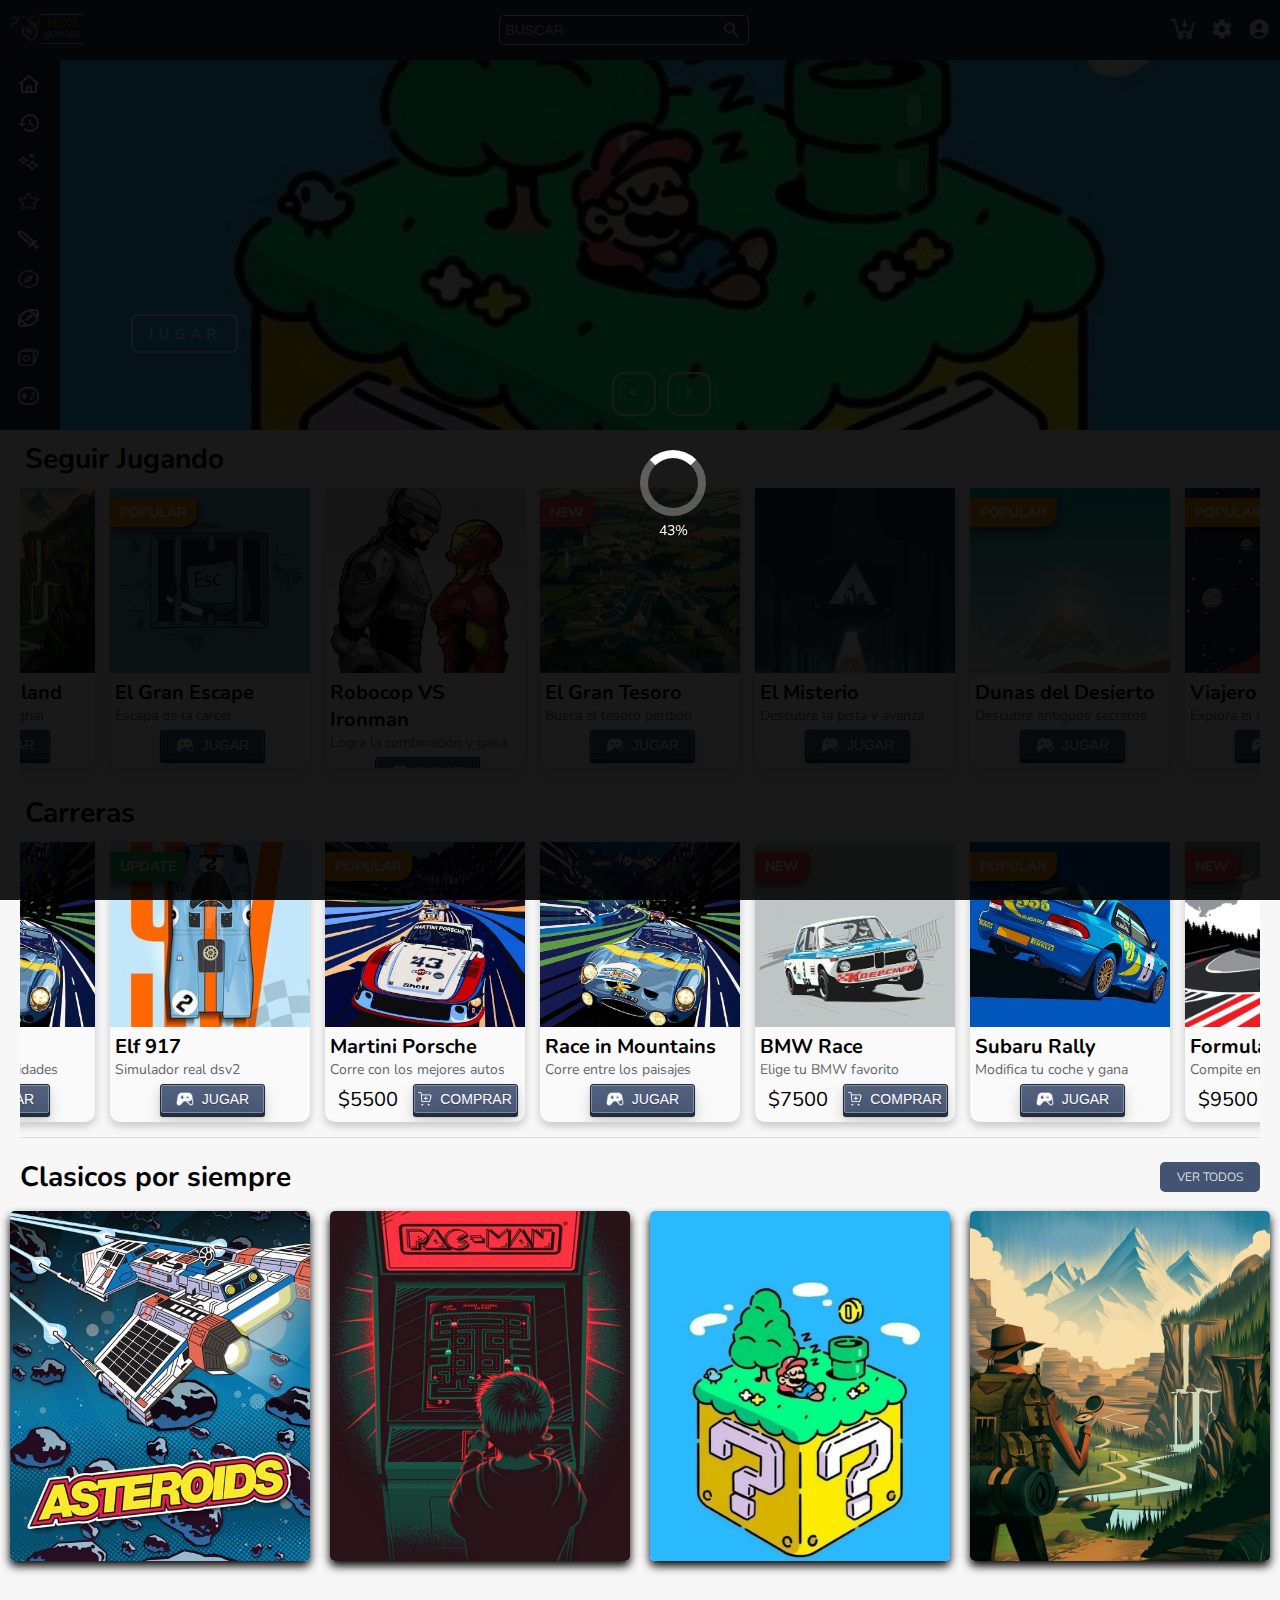
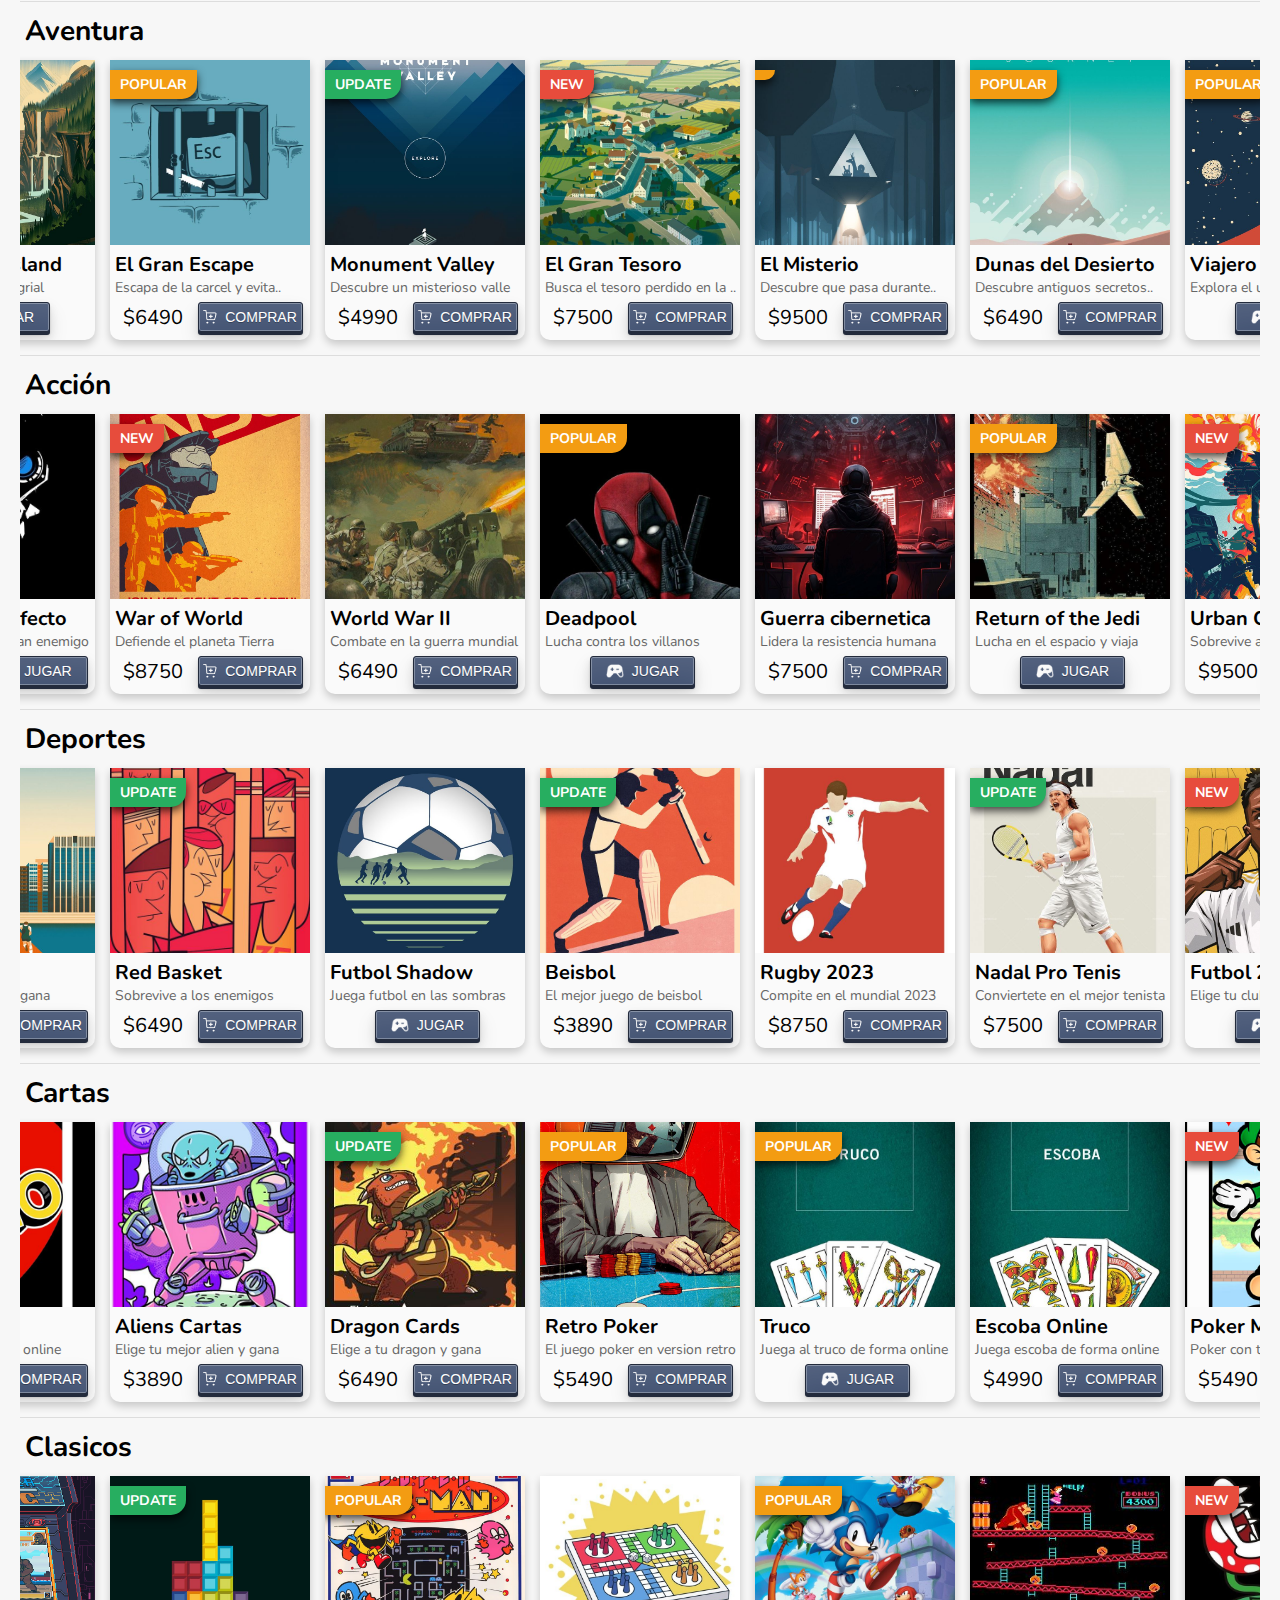
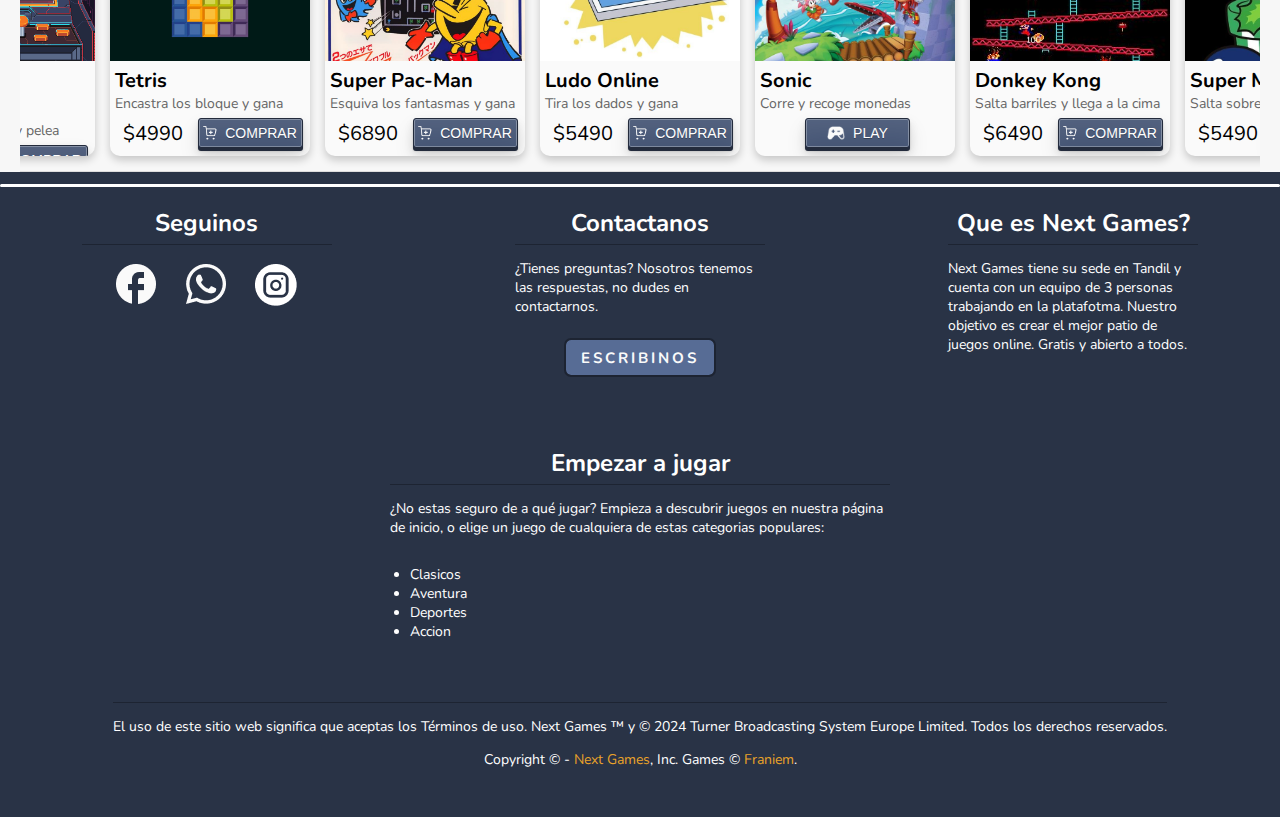
<file: Entrega3TP/home.html>
<!DOCTYPE html>
<html lang="es">
<head>
    <meta charset="UTF-8">
    <meta name="viewport" content="width=device-width, initial-scale=1.0">
    <title>Home</title>
    <link rel="stylesheet" href="css/home.css">
    <link href='https://fonts.googleapis.com/css?family=Nunito' rel='stylesheet'>
</head>
<body>
    <div id="loader">
        <div class="loader-container">
            <div class="spinner"></div>
            <p class="porcentaje"><span id="porcentaje">0</span>%</p>
        </div>
    </div>
    <div class="gridContainer">
        <header>
            <div class="menu">
                <button class="hamburgerHidden"><img src=".\src\icons\Hamburger.png" alt="hamburger" id="hamburger" class="icon"></button>
                <div class="header-logos">
                    <a href="home.html"><img src=".\src\icons\PlayersLogo.png" alt="playerslogo" class="img-logo-header"></a>
                    <a href="home.html"><img src=".\src\icons\logo2.png" alt="logo" class="img-logo-header"></a>
                </div>
            </div>
            <div class="search-container">
                <input type="text" placeholder="BUSCAR" class="search-input">
                <input type="text" placeholder="" class="search-input-mobile">
                <a href=""><img src=".\src\icons\search.png" alt="Search" class="search-icon"></a>
            </div>
            <div class="config">
                <button><img src=".\src\icons\Cart.png" alt="cart" class="icon header-icon-cart"><p class="cuentaCarrito">0</p></button>
                <button><img src=".\src\icons\Setting.png" alt="setting" class="icon header-icon"></button>
                <button><img src=".\src\icons\User.png" alt="user" class="icon header-icon" id="user-header"></button>
            </div>
            <div class="seccion-usuario userHidden">
                <div class="sectionUser-header">
                    <img class="user-icon" src=".\src\icons\User32.png" alt="User">
                    <h3 style="margin-top: 5px;">¡Hola Gamer!</h3>
                </div>
                <div>
                    <a class="section-userSection">
                        <img class="icon-userSection" src=".\src\icons\Burbuja.png" alt=" burbuja de texto">
                        <h4 class="p-desktop-regular">Historial de compentarios</h4>
                    </a>
                    <a class="section-userSection">
                        <img class="icon-userSection" src=".\src\icons\Config.png" alt=" burbuja de texto">
                        <h4 class="p-desktop-regular">Configuracion de la cuenta</h4>
                    </a>
                    <a class="section-userSection">
                        <img class="icon-userSection" src=".\src\icons\Actividad.png" alt=" burbuja de texto">
                        <h4 class="p-desktop-regular">Tu actividad</h4>
                    </a>
                </div>
                <a style="text-decoration: none;" href="login.html">
                    <h4 class="close-session-user">Cerrar sesión</h4>
                </a>
            </div>
        </header>
        <nav class="sidebar hidden">
            <ul>
                <li><a href="home.html"><img src="src/icons/Home.png" alt="Home"></a><span class="category"><a href="home.html">Inicio</a></span></li>
                <li><a href="#recientes"><img src="src/icons/Clock.png" alt="Recientes"></a><span class="category"><a href="#recientes">Recientes</a></span></li>
                <li><a href="#novedades"><img src="src/icons/Novedades.png" alt="Novedades"></a><span class="category"><a href="#novedades">Novedades</a></span></li>
                <li><a href="#destacados"><img src="src/icons/Star.png" alt="Destacados"></a><span class="category"><a href="#destacados">Destacados</a></span></li>
                <li><a href="#accion"><img src="src/icons/Espada.png" alt="Espada"></a><span class="category"><a href="#accion">Acción</a></span></li>
                <li><a href="#aventura"><img src="src/icons/Brujula.png" alt="Brujula"></a><span class="category"><a href="#aventura">Aventura</a></span></li>
                <li><a href="#deportes"><img src="src/icons/Ball.png" alt="Ball"></a><span class="category"><a href="#deportes">Deportes</a></span></li>
                <li><a href="#cartas"><img src="src/icons/Cartas.png" alt="Cartas"></a><span class="category"><a href="#cartas">Cartas</a></span></li>
                <li><a href="#clasicos"><img src="src/icons/Clasicos.png" alt="Clasico"></a><span class="category"><a href="#clasicos">Clásicos</a></span></li>
            </ul>
        </nav>
        <main>    

            <div class="slider">

            <div class="list">
    
                <div class="item">
                    <img src="src/img/cubo mario.jpg" alt="Mario">
    
                    <div class="content">
                        <div class="title">MARIO XXL</div>
                        <div class="type">CLASIC</div>
                        <div class="description">
                            Puedes ayudar a Mario con una mision imposible de superar?<br>Empieza una nueva aventura y se he heroe que todos quieren
                        </div>
                        <button class="btn-carrusel-principal">Jugar</button>
                    </div>
                </div>
    
                <div class="item">
                    <img src="src/img/astronaut.jpg" alt="Subaru">
    
                    <div class="content">
                        <div class="title">APOLO 11</div>
                        <div class="type">ACTION</div>
                        <div class="description">
                            Intenta rescatar la nave de la fallida mision a la luna.<br> Serás capaz de sobrevivir y salvar a tus compañeros astronautas?
                        </div>
                        <button class="btn-carrusel-principal">Jugar</button>
                    </div>
                </div>
    
                <div class="item">
                    <img src="src/img/subaru.jpg" alt="Subaru">
    
                    <div class="content">
                        <div class="title">SUBARU RACE</div>
                        <div class="type">TIME ATACK</div>
                        <div class="description">
                            Uno de los autos mas iconicos en el Rally International Championship <br> esperando que lo conduzcas, estas listo para correr?
                        </div>
                        <button class="btn-carrusel-principal">Jugar</button>
                    </div>
                </div>
    
    
            </div>
    
    
            <div class="thumbnail">
    
                <div class="item">
                    <img src="src/img/subaru.jpg" alt="Subaru">
                </div>
                <div class="item">
                    <img src="src/img/cubo mario.jpg" alt="Mario">
                </div>
                <div class="item">
                    <img src="src/img/astronaut.jpg" alt="astronaut">
                </div>
    
            </div>
    
    
            <div class="nextPrevArrows">
                <button class="prev btn-carrusel-principal-left btnPrevNextTransition"> < </button>
                <button class="next btn-carrusel-principal btnPrevNextTransition"> > </button>
            </div>
    
    
        </div>
    </main>
    <aside>
        <div id="recientes" class="carousel-container">
            <h3 class="carousel-title">Seguir Jugando</h3>
            <button class="carousel-btn left">‹</button>
            <div class="carousel" id="carousel1">
                <div class="card">
                    <div class="badge badge-new">NEW</div>
                    <img src="src/img/adventure.jpg" alt="Adventure Island" class="card-img">
                    <div class="card-body">
                        <h4 class="card-title">Adventure Island</h4>
                        <p class="card-description">Explora y busca el grial</p>
                        <div class="card-footer">
                            <button class="button-with-icon">
                                <img src="src/icons/Jugar.png" class="icon play" alt="cart">
                                <span class="text">JUGAR</span>
                            </button>
                        </div>
                    </div>
                </div>
                <div class="card">
                    <div class="badge badge-popular">POPULAR</div>
                    <img src="src/img/escape.jpg" alt="Escape" class="card-img">
                    <div class="card-body">
                        <h4 class="card-title">El Gran Escape</h4>
                        <p class="card-description">Escapa de la carcel</p>
                        <div class="card-footer">
                            <button class="button-with-icon">
                                <img src="src/icons/Jugar.png" class="icon play" alt="cart">
                                <span class="text">JUGAR</span>
                            </button>
                        </div>
                    </div>
                </div>
                <div class="card">
                    <div class="badge badge-update" style="display: none;"></div>
                    <img src="src/img/Robocop vs Ironman.jpg" alt="Monument" class="card-img">
                    <div class="card-body">
                        <h4 class="card-title">Robocop VS Ironman</h4>
                        <p class="card-description">Logra la combinación y gana</p>
                        <div class="card-footer">
                            <a href="game.html"><button class="button-with-icon">
                                <img src="src/icons/Jugar.png" class="icon play" alt="cart">
                                <span class="text">JUGAR</span>
                            </button>
                            </a>
                        </div> 
                    </div>
                </div>
                <div class="card">
                    <div class="badge badge-new">NEW</div>
                    <img src="src/img/Welsh Town.jpg" alt="Welsh" class="card-img">
                    <div class="card-body">
                        <h4 class="card-title">El Gran Tesoro</h4>
                        <p class="card-description">Busca el tesoro perdido</p>
                        <div class="card-footer">
                            <button class="button-with-icon">
                                <img src="src/icons/Jugar.png" class="icon play" alt="cart">
                                <span class="text">JUGAR</span>
                            </button>
                        </div>
                    </div>
                </div>
                <div class="card">
                    <div class="badge badge-popular"style="display:none"></div>
                    <img src="src/img/Abduction!.jpg" alt="Misterio" class="card-img">
                    <div class="card-body">
                        <h4 class="card-title">El Misterio</h4>
                        <p class="card-description">Descubre la pista y avanza</p>
                        <div class="card-footer">
                            <button class="button-with-icon">
                                <img src="src/icons/Jugar.png" class="icon play" alt="cart">
                                <span class="text">JUGAR</span>
                            </button>
                        </div>
                    </div>
                </div>
                <div class="card">
                    <div class="badge badge-popular">POPULAR</div>
                    <img src="src/img/dunas.jpg" alt="Dunas" class="card-img">
                    <div class="card-body">
                        <h4 class="card-title">Dunas del Desierto</h4>
                        <p class="card-description">Descubre antiguos secretos</p>
                        <div class="card-footer">
                            <button class="button-with-icon">
                                <img src="src/icons/Jugar.png" class="icon play" alt="cart">
                                <span class="text">JUGAR</span>
                            </button>
                        </div>
                    </div>
                </div>
                <div class="card">
                    <div class="badge badge-popular">POPULAR</div>
                    <img src="src/img/retro space.jpg" alt="Viajero" class="card-img">
                    <div class="card-body">
                        <h4 class="card-title">Viajero Espacial</h4>
                        <p class="card-description">Explora el universo mas alla</p>
                        <div class="card-footer">
                            <button class="button-with-icon">
                                <img src="src/icons/Jugar.png" class="icon play" alt="cart">
                                <span class="text">JUGAR</span>
                            </button>
                        </div>
                    </div>
                </div>
            </div>
            <button class="carousel-btn right">›</button>
        </div>
        <div id="carreras" class="carousel-container">
            <h3 class="carousel-title">Carreras</h3>
            <button class="carousel-btn left">‹</button>
            <div class="carousel" id="carousel2">
                <div class="card">
                    <div class="badge badge-popular" style="display: none;">POPULAR</div>
                    <img src="src/img/carrearas.jpg" alt="Race Stunts" class="card-img">
                    <div class="card-body">
                        <h4 class="card-title">Race Stunts</h4>
                        <p class="card-description">Corre con tus habilidades</p>
                        <div class="card-footer">
                            <button class="button-with-icon">
                                <img src="src/icons/Jugar.png" class="icon play" alt="cart">
                                <span class="text">JUGAR</span>
                            </button>
                        </div>
                    </div>
                </div>
                <div class="card">
                    <div class="badge badge-update">UPDATE</div>
                    <img src="src/img/run run run.jpg" alt="Elf 917" class="card-img">
                    <div class="card-body">
                        <h4 class="card-title">Elf 917</h4>
                        <p class="card-description">Simulador real dsv2</p>
                        <div class="card-footer">
                            <button class="button-with-icon">
                                <img src="src/icons/Jugar.png" class="icon play" alt="cart">
                                <span class="text">JUGAR</span>
                            </button>
                        </div>
                    </div>
                </div>
                <div class="card">
                    <div class="badge badge-popular">POPULAR</div>
                    <img src="src/img/martini porsche.jpg" alt="MartiniPorsche" class="card-img">
                    <div class="card-body">
                        <h4 class="card-title">Martini Porsche</h4>
                        <p class="card-description">Corre con los mejores autos</p>
                        <div class="card-footer">
                            <span class="card-price">$5500</span>
                            <button class="button-with-icon">
                                <img src="src/icons/CartAdd.png" class="icon addCart" alt="add cart" style="display: block;">
                                <img src="src/icons/CartIn.png" class="icon inCart" alt="in cart" style="display: none;">
                                <span class="text">Comprar</span>
                            </button>
                        </div>
                    </div>
                </div>
                <div class="card">
                    <div class="badge badge-popular" style="display: none;"></div>
                    <img src="src/img/carrearas.jpg" alt="Race in Mountains" class="card-img">
                    <div class="card-body">
                        <h4 class="card-title">Race in Mountains</h4>
                        <p class="card-description">Corre entre los paisajes</p>
                        <div class="card-footer">
                            <button class="button-with-icon">
                                <img src="src/icons/Jugar.png" class="icon play" alt="cart">
                                <span class="text">JUGAR</span>
                            </button>
                        </div>
                    </div>
                </div>
                <div class="card">
                    <div class="badge badge-new">NEW</div>
                    <img src="src/img/bmw.jpg" alt="BMWracer" class="card-img">
                    <div class="card-body">
                        <h4 class="card-title">BMW Race</h4>
                        <p class="card-description">Elige tu BMW favorito</p>
                        <div class="card-footer">
                            <span class="card-price">$7500</span>
                            <button class="button-with-icon">
                                <img src="src/icons/CartAdd.png" class="icon addCart" alt="add cart" style="display: block;">
                                <img src="src/icons/CartIn.png" class="icon inCart" alt="in cart" style="display: none;">
                                <span class="text">Comprar</span>
                            </button>
                        </div>
                    </div>
                </div>
                <div class="card">
                    <div class="badge badge-popular">POPULAR</div>
                    <img src="src/img/subaru.jpg" alt="Subaru Rally" class="card-img">
                    <div class="card-body">
                        <h4 class="card-title">Subaru Rally</h4>
                        <p class="card-description">Modifica tu coche y gana</p>
                        <div class="card-footer">
                            <button class="button-with-icon">
                                <img src="src/icons/Jugar.png" class="icon play" alt="cart">
                                <span class="text">JUGAR</span>
                            </button>
                        </div>
                    </div>
                </div>
                <div class="card">
                    <div class="badge badge-new">NEW</div>
                    <img src="src/img/f1.jpg" alt="F1" class="card-img">
                    <div class="card-body">
                        <h4 class="card-title">Formula 1</h4>
                        <p class="card-description">Compite en las mejores pistas</p>
                        <div class="card-footer">
                            <span class="card-price">$9500</span>
                            <button class="button-with-icon">
                                <img src="src/icons/CartAdd.png" class="icon addCart" alt="add cart" style="display: block;">
                                <img src="src/icons/CartIn.png" class="icon inCart" alt="in cart" style="display: none;">
                                <span class="text">Comprar</span>
                            </button>
                        </div>
                    </div>
                </div>
            </div>
            <button class="carousel-btn right">›</button>
        </div>
        <div class="carousel-container-outstandings ocultarMobile">
            <div class="carousel-outstandings-title">
                <h1>Clasicos por siempre</h1>
                <button class="button-animation-outstandings">
                    <span class="span-animation-outstandings">Ver todos</span>
                </button>
            </div>
            <div class="cart-container-outstandings">
                <div class="card-outstandings">
                    <div class="face front">
                        <img src="src/img/asteroids.jpg" alt="Asteroids">
                    </div>
                    <div class="face back img-cart-asteroids">
                        <h3>Asteroids</h3>
                        <p>Pilota tu nave espacial, destruye asteroides y esquiva ovnis en este emocionante clásico arcade. <br> ¡Acción retro sin fin y desafíos para los mejores pilotos del espacio!</p>
                        <div class="link">
                            <button class="buttonn">JUGAR</button>
                        </div>
                    </div>
                </div>
                <div class="card-outstandings">
                    <div class="face front">
                        <img src="src/img/pacman.jpg" alt="PacMan">
                    </div>
                    <div class="face back img-cart-pacman">
                        <h3>Pacman</h3>
                        <p> Come puntos y frutas mientras esquivas a los fantasmas en este icónico laberinto. <br> ¡Demuestra tus habilidades y alcanza la mayor puntuación!</p>
                        <div class="link">
                            <button class="buttonn">JUGAR</button>
                        </div>
                    </div>
                </div>
                <div class="card-outstandings">
                    <div class="face front">
                        <img src="src/img/cubo mario.jpg" alt="Mario">
                    </div>
                    <div class="face back img-cart-mario">
                        <h3>Mario Bross</h3>
                        <p>Salta, corre y enfrenta a enemigos para rescatar a la princesa en niveles coloridos llenos de retos. <br> ¡Explora mundos y conquista el clásico de los videojuegos!</p>
                        <div class="link">
                            <button class="buttonn">JUGAR</button>
                        </div>
                    </div>
                </div>
                <div class="card-outstandings">
                    <div class="face front">
                        <img src="src/img/adventure.jpg" alt="Adventure">
                    </div>
                    <div class="face back img-cart-adventure">
                        <h3>Adventure</h3>
                        <p>Embárcate en una emocionante aventura llena de misterios y desafíos. Explora vastos mundos, resuelve acertijos y enfrenta enemigos. <br> ¡La aventura te espera!</p>
                        <div class="link">
                            <button class="buttonn">JUGAR</button>
                        </div>
                    </div>
                </div>
            </div>
        </div>
        <div class="linea-separacion"></div>
        <div id="aventura" class="carousel-container">
            <h3 class="carousel-title">Aventura</h3>
            <button class="carousel-btn left">‹</button>
            <div class="carousel" id="carousel3">
                <div class="card">
                    <div class="badge badge-new">NEW</div>
                    <img src="src/img/adventure.jpg" alt="Adventure Island" class="card-img">
                    <div class="card-body">
                        <h4 class="card-title">Adventure Island</h4>
                        <p class="card-description">Explora y busca el grial</p>
                        <div class="card-footer">
                            <button class="button-with-icon">
                                <img src="src/icons/Jugar.png" class="icon play" alt="cart">
                                <span class="text">JUGAR</span>
                            </button>
                        </div>
                    </div>
                </div>
                <div class="card">
                    <div class="badge badge-popular">POPULAR</div>
                    <img src="src/img/escape.jpg" alt="Escape" class="card-img">
                    <div class="card-body">
                        <h4 class="card-title">El Gran Escape</h4>
                        <p class="card-description">Escapa de la carcel y evita..</p>
                        <div class="card-footer">
                            <span class="card-price">$6490</span>
                            <button class="button-with-icon">
                                <img src="src/icons/CartAdd.png" class="icon addCart" alt="add cart" style="display: block;">
                                <img src="src/icons/CartIn.png" class="icon inCart" alt="in cart" style="display: none;">
                                <span class="text">Comprar</span>
                            </button>
                        </div>
                    </div>
                </div>
                <div class="card">
                    <div class="badge badge-update">UPDATE</div>
                    <img src="src/img/monument valley.jpg" alt="Monument" class="card-img">
                    <div class="card-body">
                        <h4 class="card-title">Monument Valley</h4>
                        <p class="card-description">Descubre un misterioso valle</p>
                        <div class="card-footer">
                            <span class="card-price">$4990</span>
                            <button class="button-with-icon">
                                <img src="src/icons/CartAdd.png" class="icon addCart" alt="add cart" style="display: block;">
                                <img src="src/icons/CartIn.png" class="icon inCart" alt="in cart" style="display: none;">
                                <span class="text">Comprar</span>
                            </button>
                        </div>
                    </div>
                </div>
                <div class="card">
                    <div class="badge badge-new">NEW</div>
                    <img src="src/img/Welsh Town.jpg" alt="Welsh" class="card-img">
                    <div class="card-body">
                        <h4 class="card-title">El Gran Tesoro</h4>
                        <p class="card-description">Busca el tesoro perdido en la ..</p>
                        <div class="card-footer">
                            <span class="card-price">$7500</span>
                            <button class="button-with-icon">
                                <img src="src/icons/CartAdd.png" class="icon addCart" alt="add cart" style="display: block;">
                                <img src="src/icons/CartIn.png" class="icon inCart" alt="in cart" style="display: none;">
                                <span class="text">Comprar</span>
                            </button>
                        </div>
                    </div>
                </div>
                <div class="card">
                    <div class="badge badge-popular"></div>
                    <img src="src/img/Abduction!.jpg" alt="Misterio" class="card-img">
                    <div class="card-body">
                        <h4 class="card-title">El Misterio</h4>
                        <p class="card-description">Descubre que pasa durante..</p>
                        <div class="card-footer">
                            <span class="card-price">$9500</span>
                            <button class="button-with-icon">
                                <img src="src/icons/CartAdd.png" class="icon addCart" alt="add cart" style="display: block;">
                                <img src="src/icons/CartIn.png" class="icon inCart" alt="in cart" style="display: none;">
                                <span class="text">Comprar</span>
                            </button>
                        </div>
                    </div>
                </div>
                <div class="card">
                    <div class="badge badge-popular">POPULAR</div>
                    <img src="src/img/dunas.jpg" alt="Dunas" class="card-img">
                    <div class="card-body">
                        <h4 class="card-title">Dunas del Desierto</h4>
                        <p class="card-description">Descubre antiguos secretos..</p>
                        <div class="card-footer">
                            <span class="card-price">$6490</span>
                            <button class="button-with-icon">
                                <img src="src/icons/CartAdd.png" class="icon addCart" alt="add cart" style="display: block;">
                                <img src="src/icons/CartIn.png" class="icon inCart" alt="in cart" style="display: none;">
                                <span class="text">Comprar</span>
                            </button>
                        </div>
                    </div>
                </div>
                <div class="card">
                    <div class="badge badge-popular">POPULAR</div>
                    <img src="src/img/retro space.jpg" alt="Viajero" class="card-img">
                    <div class="card-body">
                        <h4 class="card-title">Viajero Espacial</h4>
                        <p class="card-description">Explora el universo mas alla</p>
                        <div class="card-footer">
                            <button class="button-with-icon">
                                <img src="src/icons/Jugar.png" class="icon play" alt="cart">
                                <span class="text">JUGAR</span>
                            </button>
                        </div>
                    </div>
                </div>
            </div>
            <button class="carousel-btn right">›</button>
        </div>
        <div id="accion" class="carousel-container">
            <h3 class="carousel-title">Acción</h3>
            <button class="carousel-btn left">‹</button>
            <div class="carousel"  id="carousel4">
                <div class="card">
                    <div class="badge badge-new">NEW</div>
                    <img src="src/img/enemigo perfecto.jpg" alt="Enemigo perfecto" class="card-img">
                    <div class="card-body">
                        <h4 class="card-title">Enemigo Perfecto</h4>
                        <p class="card-description">Lucha contra un gran enemigo</p>
                        <div class="card-footer">
                            <span class="card-price">$7500</span>
                            <button class="button-with-icon">
                                <img src="src/icons/Jugar.png" class="icon play" alt="cart">
                                <span class="text">JUGAR</span>
                            </button>
                        </div>
                    </div>
                </div>
                <div class="card">
                    <div class="badge badge-new">NEW</div>
                    <img src="src/img/UNCS.jpg" alt="Guerra por la tierra" class="card-img">
                    <div class="card-body">
                        <h4 class="card-title">War of World</h4>
                        <p class="card-description">Defiende el planeta Tierra</p>
                        <div class="card-footer">
                            <span class="card-price">$8750</span>
                            <button class="button-with-icon">
                                <img src="src/icons/CartAdd.png" class="icon addCart" alt="add cart" style="display: block;">
                                <img src="src/icons/CartIn.png" class="icon inCart" alt="in cart" style="display: none;">
                                <span class="text">Comprar</span>
                            </button>
                        </div>
                    </div>
                </div>
                <div class="card">
                    <div class="badge badge-popular" style="display: none;">POPULAR</div>
                    <img src="src/img/wwii.jpg" alt="wwii" class="card-img">
                    <div class="card-body">
                        <h4 class="card-title">World War II</h4>
                        <p class="card-description">Combate en la guerra mundial</p>
                        <div class="card-footer">
                            <span class="card-price">$6490</span>
                            <button class="button-with-icon">
                                <img src="src/icons/CartAdd.png" class="icon addCart" alt="add cart" style="display: block;">
                                <img src="src/icons/CartIn.png" class="icon inCart" alt="in cart" style="display: none;">
                                <span class="text">Comprar</span>
                            </button>
                        </div>
                    </div>
                </div>
                <div class="card">
                    <div class="badge badge-popular">POPULAR</div>
                    <img src="src/img/deadpool.jpg" alt="Deadpool" class="card-img">
                    <div class="card-body">
                        <h4 class="card-title">Deadpool</h4>
                        <p class="card-description">Lucha contra los villanos</p>
                        <div class="card-footer">
                            <button class="button-with-icon">
                                <img src="src/icons/Jugar.png" class="icon play" alt="cart">
                                <span class="text">JUGAR</span>
                            </button>
                        </div>
                    </div>
                </div>
                <div class="card">
                    <div class="badge badge-popular" style="display: none;">POPULAR</div>
                    <img src="src/img/androides.jpg" alt="Guerra cibernetica" class="card-img">
                    <div class="card-body">
                        <h4 class="card-title">Guerra cibernetica</h4>
                        <p class="card-description">Lidera la resistencia humana</p>
                        <div class="card-footer">
                            <span class="card-price">$7500</span>
                            <button class="button-with-icon">
                                <img src="src/icons/CartAdd.png" class="icon addCart" alt="add cart" style="display: block;">
                                <img src="src/icons/CartIn.png" class="icon inCart" alt="in cart" style="display: none;">
                                <span class="text">Comprar</span>
                            </button>
                        </div>
                    </div>
                </div>
                <div class="card">
                    <div class="badge badge-popular">POPULAR</div>
                    <img src="src/img/return of jedi.jpg" alt="Return of thr Jedi" class="card-img">
                    <div class="card-body">
                        <h4 class="card-title">Return of the Jedi</h4>
                        <p class="card-description">Lucha en el espacio y viaja</p>
                        <div class="card-footer">
                            <button class="button-with-icon">
                                <img src="src/icons/Jugar.png" class="icon play" alt="cart">
                                <span class="text">JUGAR</span>
                            </button>
                        </div>
                    </div>
                </div>
                <div class="card">
                    <div class="badge badge-new">NEW</div>
                    <img src="src/img/Sunset Overdrive.jpg" alt="Urban Chaos" class="card-img">
                    <div class="card-body">
                        <h4 class="card-title">Urban Chaos</h4>
                        <p class="card-description">Sobrevive a los enemigos</p>
                        <div class="card-footer">
                            <span class="card-price">$9500</span>
                            <button class="button-with-icon">
                                <img src="src/icons/CartAdd.png" class="icon addCart" alt="add cart" style="display: block;">
                                <img src="src/icons/CartIn.png" class="icon inCart" alt="in cart" style="display: none;">
                                <span class="text">Comprar</span>
                            </button>
                        </div>
                    </div>
                </div>
            </div>
            <button class="carousel-btn right">›</button>
        </div>
        <div id="deportes" class="carousel-container">
            <h3 class="carousel-title">Deportes</h3>
            <button class="carousel-btn left">‹</button>
            <div class="carousel"  id="carousel5">
                <div class="card">
                    <div class="badge badge-new">NEW</div>
                    <img src="src/img/triatlon.jpg" alt="Triatlon" class="card-img">
                    <div class="card-body">
                        <h4 class="card-title">La Maraton</h4>
                        <p class="card-description">Corre la maraton y gana</p>
                        <div class="card-footer">
                            <span class="card-price">$9500</span>
                            <button class="button-with-icon">
                                <img src="src/icons/CartAdd.png" class="icon addCart" alt="add cart" style="display: block;">
                                <img src="src/icons/CartIn.png" class="icon inCart" alt="in cart" style="display: none;">
                                <span class="text">Comprar</span>
                            </button>
                        </div>
                    </div>
                </div>
                <div class="card">
                    <div class="badge badge-update">UPDATE</div>
                    <img src="src/img/Triathlon.jpg" alt="Red Basket" class="card-img">
                    <div class="card-body">
                        <h4 class="card-title">Red Basket</h4>
                        <p class="card-description">Sobrevive a los enemigos</p>
                        <div class="card-footer">
                            <span class="card-price">$6490</span>
                            <button class="button-with-icon">
                                <img src="src/icons/CartAdd.png" class="icon addCart" alt="add cart" style="display: block;">
                                <img src="src/icons/CartIn.png" class="icon inCart" alt="in cart" style="display: none;">
                                <span class="text">Comprar</span>
                            </button>
                        </div>
                    </div>
                </div>
                <div class="card">
                    <div class="badge badge-popular" style="display: none;"></div>
                    <img src="src/img/Soccer the Beautiful Game.jpg" alt="Futbol Shadow" class="card-img">
                    <div class="card-body">
                        <h4 class="card-title">Futbol Shadow</h4>
                        <p class="card-description">Juega futbol en las sombras</p>
                        <div class="card-footer">
                            <button class="button-with-icon">
                                <img src="src/icons/Jugar.png" class="icon play" alt="cart">
                                <span class="text">JUGAR</span>
                            </button>
                        </div>
                    </div>
                </div>
                <div class="card">
                    <div class="badge badge-update">UPDATE</div>
                    <img src="src/img/beisball.jpg" alt="Beisball" class="card-img">
                    <div class="card-body">
                        <h4 class="card-title">Beisbol</h4>
                        <p class="card-description">El mejor juego de beisbol</p>
                        <div class="card-footer">
                            <span class="card-price">$3890</span>
                            <button class="button-with-icon">
                                <img src="src/icons/CartAdd.png" class="icon addCart" alt="add cart" style="display: block;">
                                <img src="src/icons/CartIn.png" class="icon inCart" alt="in cart" style="display: none;">
                                <span class="text">Comprar</span>
                            </button>
                        </div>
                    </div>
                </div>
                <div class="card">
                    <div class="badge badge-new" style="display: none;"></div>
                    <img src="src/img/rugby.jpg" alt="Rugby" class="card-img">
                    <div class="card-body">
                        <h4 class="card-title">Rugby 2023</h4>
                        <p class="card-description">Compite en el mundial 2023</p>
                        <div class="card-footer">
                            <span class="card-price">$8750</span>
                            <button class="button-with-icon">
                                <img src="src/icons/CartAdd.png" class="icon addCart" alt="add cart" style="display: block;">
                                <img src="src/icons/CartIn.png" class="icon inCart" alt="in cart" style="display: none;">
                                <span class="text">Comprar</span>
                            </button>
                        </div>
                    </div>
                </div>
                <div class="card">
                    <div class="badge badge-update">UPDATE</div>
                    <img src="src/img/tenis.jpg" alt="Tenis" class="card-img">
                    <div class="card-body">
                        <h4 class="card-title">Nadal Pro Tenis</h4>
                        <p class="card-description">Conviertete en el mejor tenista</p>
                        <div class="card-footer">
                            <span class="card-price">$7500</span>
                            <button class="button-with-icon">
                                <img src="src/icons/CartAdd.png" class="icon addCart" alt="add cart" style="display: block;">
                                <img src="src/icons/CartIn.png" class="icon inCart" alt="in cart" style="display: none;">
                                <span class="text">Comprar</span>
                            </button>
                        </div>
                    </div>
                </div>
                <div class="card">
                    <div class="badge badge-new">NEW</div>
                    <img src="src/img/vini.jpg" alt="Futbol 2024" class="card-img">
                    <div class="card-body">
                        <h4 class="card-title">Futbol 2024</h4>
                        <p class="card-description">Elige tu club favorito y juega</p>
                        <div class="card-footer">
                            <button class="button-with-icon">
                                <img src="src/icons/Jugar.png" class="icon play" alt="cart">
                                <span class="text">JUGAR</span>
                            </button>
                        </div>
                    </div>
                </div>
            </div>
            <button class="carousel-btn right">›</button>
        </div>
        <div id="cartas" class="carousel-container">
            <h3 class="carousel-title">Cartas</h3>
            <button class="carousel-btn left">‹</button>
            <div class="carousel"  id="carousel6">
                <div class="card">
                    <div class="badge badge-update" style="display: none;"></div>
                    <img src="src/img/uno.jpg" alt="Uno" class="card-img">
                    <div class="card-body">
                        <h4 class="card-title">Uno</h4>
                        <p class="card-description">Juega al Uno ahora online</p>
                        <div class="card-footer">
                            <span class="card-price">$3490</span>
                            <button class="button-with-icon">
                                <img src="src/icons/CartAdd.png" class="icon addCart" alt="add cart" style="display: block;">
                                <img src="src/icons/CartIn.png" class="icon inCart" alt="in cart" style="display: none;">
                                <span class="text">Comprar</span>
                            </button>
                        </div>
                    </div>
                </div>
                <div class="card">
                    <div class="badge badge-update" style="display: none;"></div>
                    <img src="src/img/cartas.jpg" alt="Aliens Cartas" class="card-img">
                    <div class="card-body">
                        <h4 class="card-title">Aliens Cartas</h4>
                        <p class="card-description">Elige tu mejor alien y gana</p>
                        <div class="card-footer">
                            <span class="card-price">$3890</span>
                            <button class="button-with-icon">
                                <img src="src/icons/CartAdd.png" class="icon addCart" alt="add cart" style="display: block;">
                                <img src="src/icons/CartIn.png" class="icon inCart" alt="in cart" style="display: none;">
                                <span class="text">Comprar</span>
                            </button>
                        </div>
                    </div>
                </div>
                <div class="card">
                    <div class="badge badge-update">UPDATE</div>
                    <img src="src/img/cartas dragon.jpg" alt="Dragon Cards" class="card-img">
                    <div class="card-body">
                        <h4 class="card-title">Dragon Cards</h4>
                        <p class="card-description">Elige a tu dragon y gana</p>
                        <div class="card-footer">
                            <span class="card-price">$6490</span>
                            <button class="button-with-icon">
                                <img src="src/icons/CartAdd.png" class="icon addCart" alt="add cart" style="display: block;">
                                <img src="src/icons/CartIn.png" class="icon inCart" alt="in cart" style="display: none;">
                                <span class="text">Comprar</span>
                            </button>
                        </div>
                    </div>
                </div>
                <div class="card">
                    <div class="badge badge-popular">POPULAR</div>
                    <img src="src/img/retro poker.jpg" alt="Retro Poker" class="card-img">
                    <div class="card-body">
                        <h4 class="card-title">Retro Poker</h4>
                        <p class="card-description">El juego poker en version retro</p>
                        <div class="card-footer">
                            <span class="card-price">$5490</span>
                            <button class="button-with-icon">
                                <img src="src/icons/CartAdd.png" class="icon addCart" alt="add cart" style="display: block;">
                                <img src="src/icons/CartIn.png" class="icon inCart" alt="in cart" style="display: none;">
                                <span class="text">Comprar</span>
                            </button>
                        </div>
                    </div>
                </div>
                <div class="card">
                    <div class="badge badge-popular">POPULAR</div>
                    <img src="src/img/truco.jpg" alt="Truco" class="card-img">
                    <div class="card-body">
                        <h4 class="card-title">Truco</h4>
                        <p class="card-description">Juega al truco de forma online</p>
                        <div class="card-footer">
                            <button class="button-with-icon">
                                <img src="src/icons/Jugar.png" class="icon play" alt="cart">
                                <span class="text">JUGAR</span>
                            </button>
                        </div>
                    </div>
                </div>
                <div class="card">
                    <div class="badge badge-update" style="display: none;"></div>
                    <img src="src/img/escoba.jpg" alt="Escoba Online" class="card-img">
                    <div class="card-body">
                        <h4 class="card-title">Escoba Online</h4>
                        <p class="card-description">Juega escoba de forma online</p>
                        <div class="card-footer">
                            <span class="card-price">$4990</span>
                            <button class="button-with-icon">
                                <img src="src/icons/CartAdd.png" class="icon addCart" alt="add cart" style="display: block;">
                                <img src="src/icons/CartIn.png" class="icon inCart" alt="in cart" style="display: none;">
                                <span class="text">Comprar</span>
                            </button>
                        </div>
                    </div>
                </div>
                <div class="card">
                    <div class="badge badge-new">NEW</div>
                    <img src="src/img/mario  poker.jpg" alt="Poker Mario" class="card-img">
                    <div class="card-body">
                        <h4 class="card-title">Poker Mario</h4>
                        <p class="card-description">Poker con tematica de Mario</p>
                        <div class="card-footer">
                            <span class="card-price">$5490</span>
                            <button class="button-with-icon">
                                <img src="src/icons/CartAdd.png" class="icon addCart" alt="add cart" style="display: block;">
                                <img src="src/icons/CartIn.png" class="icon inCart" alt="in cart" style="display: none;">
                                <span class="text">Comprar</span>
                            </button>
                        </div>
                    </div>
                </div>
            </div>
            <button class="carousel-btn right">›</button>
        </div>
        <div id="clasicos" class="carousel-container">
            <h3 class="carousel-title">Clasicos</h3>
            <button class="carousel-btn left">‹</button>
            <div class="carousel"  id="carousel7">
                <div class="card">
                    <div class="badge badge-new">NEW</div>
                    <img src="src/img/godzilla VS kong.png" alt="Godzilla vs KingKong" class="card-img">
                    <div class="card-body">
                        <h4 class="card-title">Godzilla vs KingKong</h4>
                        <p class="card-description">Elige tu personaje y pelea</p>
                        <div class="card-footer">
                            <span class="card-price">$5490</span>
                            <button class="button-with-icon">
                                <img src="src/icons/CartAdd.png" class="icon addCart" alt="add cart" style="display: block;">
                                <img src="src/icons/CartIn.png" class="icon inCart" alt="in cart" style="display: none;">
                                <span class="text">Comprar</span>
                            </button>
                        </div>
                    </div>
                </div>
                <div class="card">
                    <div class="badge badge-update">UPDATE</div>
                    <img src="src/img/8bit Tetris.jpg" alt="Tetris" class="card-img">
                    <div class="card-body">
                        <h4 class="card-title">Tetris</h4>
                        <p class="card-description">Encastra los bloque y gana</p>
                        <div class="card-footer">
                            <span class="card-price">$4990</span>
                            <button class="button-with-icon">
                                <img src="src/icons/CartAdd.png" class="icon addCart" alt="add cart" style="display: block;">
                                <img src="src/icons/CartIn.png" class="icon inCart" alt="in cart" style="display: none;">
                                <span class="text">Comprar</span>
                            </button>
                        </div>
                    </div>
                </div>
                <div class="card">
                    <div class="badge badge-popular">POPULAR</div>
                    <img src="src/img/pac-man.jpg" alt="Super Pac-Man" class="card-img">
                    <div class="card-body">
                        <h4 class="card-title">Super Pac-Man</h4>
                        <p class="card-description">Esquiva los fantasmas y gana</p>
                        <div class="card-footer">
                            <span class="card-price">$6890</span>
                            <button class="button-with-icon">
                                <img src="src/icons/CartAdd.png" class="icon addCart" alt="add cart" style="display: block;">
                                <img src="src/icons/CartIn.png" class="icon inCart" alt="in cart" style="display: none;">
                                <span class="text">Comprar</span>
                            </button>
                        </div>
                    </div>
                </div>
                <div class="card">
                    <div class="badge badge-new" style="display: none;"></div>
                    <img src="src/img/ludo blanco.jpg" alt="Ludo Online" class="card-img">
                    <div class="card-body">
                        <h4 class="card-title">Ludo Online</h4>
                        <p class="card-description">Tira los dados y gana</p>
                        <div class="card-footer">
                            <span class="card-price">$5490</span>
                            <button class="button-with-icon">
                                <img src="src/icons/CartAdd.png" class="icon addCart" alt="add cart" style="display: block;">
                                <img src="src/icons/CartIn.png" class="icon inCart" alt="in cart" style="display: none;">
                                <span class="text">Comprar</span>
                            </button>
                        </div>
                    </div>
                </div>
                <div class="card">
                    <div class="badge badge-popular">POPULAR</div>
                    <img src="src/img/sonic.jpg" alt="Sonic" class="card-img">
                    <div class="card-body">
                        <h4 class="card-title">Sonic</h4>
                        <p class="card-description">Corre y recoge monedas</p>
                        <div class="card-footer">
                            <button class="button-with-icon">
                                <img src="src/icons/Jugar.png" class="icon play" alt="cart">
                                <span class="text">Play</span>
                            </button>
                        </div>
                    </div>
                </div>
                <div class="card">
                    <div class="badge badge-new" style="display: none;"></div>
                    <img src="src/img/donkey kong.jpg" alt="Donkey Kong" class="card-img">
                    <div class="card-body">
                        <h4 class="card-title">Donkey Kong</h4>
                        <p class="card-description">Salta barriles y llega a la cima</p>
                        <div class="card-footer">
                            <span class="card-price">$6490</span>
                            <button class="button-with-icon">
                                <img src="src/icons/CartAdd.png" class="icon addCart" alt="add cart" style="display: block;">
                                <img src="src/icons/CartIn.png" class="icon inCart" alt="in cart" style="display: none;">
                                <span class="text">Comprar</span>
                            </button>
                        </div>
                    </div>
                </div>
                <div class="card">
                    <div class="badge badge-new">NEW</div>
                    <img src="src/img/mario.jpg" alt="Super Mario" class="card-img">
                    <div class="card-body">
                        <h4 class="card-title">Super Mario</h4>
                        <p class="card-description">Salta sobre enemigos</p>
                        <div class="card-footer">
                            <span class="card-price">$5490</span>
                            <button class="button-with-icon">
                                <img src="src/icons/CartAdd.png" class="icon addCart" alt="add cart" style="display: block;">
                                <img src="src/icons/CartIn.png" class="icon inCart" alt="in cart" style="display: none;">
                                <span class="text">Comprar</span>
                            </button>
                        </div>
                    </div>
                </div>
            </div>
            <button class="carousel-btn right">›</button>
        </div>
    </aside>
    <footer>
        <div class="container-footer-cards">
            <div class="long-line-card-footer"></div>
            <div class="card-footer-card ocultarMobile">
                <h2>Seguinos</h2>
                <div class="line-card-footer"></div>
                <div class="container-social-networks">
                    <a><img class="logo-red-social" src=".\src\icons\Facebook.png" alt="logo-facebook"></a>
                    <a><img class="logo-red-social" src=".\src\icons\Whatsapp.png" alt="logo-whatsapp"></a>
                    <a><img class="logo-red-social" src=".\src\icons\Instagram.png" alt="logo-instagram"></a>
                </div>
            </div>
            <div class="card-footer-card">
                <h2>Contactanos</h2>
                <div class="line-card-footer"></div>
                <p class="p-desktop-smallLight">¿Tienes preguntas? Nosotros tenemos las respuestas, no dudes en contactarnos.</p>
                <button class="buttonn btn-email-us">Escribinos</button>
            </div>
            <div class="card-footer-card">
                <h2>Que es Next Games?</h2>
                <div class="line-card-footer"></div>
                <p class="p-desktop-smallLight">Next Games tiene su sede en Tandil y cuenta con un equipo de 3 personas trabajando en la platafotma.
                Nuestro objetivo es crear el mejor patio de juegos online. Gratis y abierto a todos.
                </p>
            </div>
            <div class="card-long-footer ocultarMobile">
                <h2>Empezar a jugar</h2>
                <div class="line-card-footer"></div>
                <div class="lista-parrafo-footer">
                    <p class="p-desktop-smallLight">¿No estas seguro de a qué jugar? Empieza a descubrir juegos en nuestra página de inicio, 
                    o elige un juego de cualquiera de estas categorias populares:</p>
                    <ul class="p-desktop-smallLight">
                        <li>Clasicos</li>
                        <li>Aventura</li>
                        <li>Deportes</li>
                        <li>Accion</li>
                    </ul>
                </div>
            </div>
        </div>
        <div class="footer-copyright">
            <div class="line-card-footer"></div>
            <p class="p-desktop-smallLight">El uso de este sitio web significa que aceptas los Términos de uso. Next Games ™ y © 2024 Turner 
            Broadcasting System Europe Limited. Todos los derechos reservados.</p>
            <p class="p-desktop-smallLight">Copyright © - <span class="span-copyright">Next Games</span>, Inc. Games © <span class="span-copyright">Franiem</span>.</p>
        </div>
    </footer>

</body>
<script src="js/home.js"></script>
<script src="js/slider.js"></script>
</html>
</file>
<file: index.css>
* {
    margin: 0;
    padding: 0;
    box-sizing: border-box;
    font-family: 'Arial', sans-serif;
}

body {
    background-color: #f4f4f4;
    color: #333;
}

header {
    background-color: #333;
    color: #fff;
    padding: 20px;
    text-align: center;
}

main {
    padding: 40px 20px;
    max-width: 1200px;
    margin: 0 auto;
}

h1 {
    font-size: 2.5rem;
}

h2 {
    margin-bottom: 20px;
    margin-top: 20px;
    text-align: start;
    font-size: 2rem;
}

ul {
    list-style-type: none;
    padding-left: 0;
    margin-bottom: 40px;
}

li {
    font-size: 1.1rem;
    margin-bottom: 10px;
}

.links {
    text-align: center;
}

.card-container {
    display: grid;
    grid-template-columns: repeat(auto-fit, minmax(250px, 1fr));
    gap: 20px;
}

.card {
    background-color: #fff;
    border: 1px solid #ddd;
    padding: 20px;
    border-radius: 10px;
    box-shadow: 0 4px 8px rgba(0, 0, 0, 0.1);
    transition: transform 0.2s ease-in-out;
}

.card:hover {
    transform: translateY(-5px);
}

.card h3 {
    font-size: 1.2rem;
    margin-bottom: 15px;
}

.card a {
    text-decoration: none;
    color: #007bff;
    font-weight: bold;
}

.card a:hover {
    color: #083f79;
}

.resolucion,
.comentarios {
    margin-bottom: 40px;
}

.resolucion p,
.comentarios ul {
    font-size: 1.1rem;
    line-height: 1.6;
}

footer {
    background-color: #333;
    color: #fff;
    padding: 10px;
    text-align: center;
    position: relative;
    width: 100%;
}

table {
    width: 100%;
    border-collapse: collapse;
    margin: 20px 0;
}

thead {
    background-color: #333;
    color: white;
}

th, td {
    padding: 10px;
    text-align: left;
    border: 1px solid #ddd;
}
</file>
<file: Entrega2TP/css/home.css>
body{
    margin: 0;
    padding: 0;
    font-family: 'Nunito'; 
    font-size: 16px;
    background-color: #F7F7F7;
    width: 100%;
}

/*grid body*/
.gridContainer{
    display:grid;
    max-width: 100%;
    grid-template-columns: 60px auto;
    grid-template-rows: 60px 370px auto 400px;

    grid-template-areas:
        "header header"
        "nav main"
        "aside aside"
        "footer footer";
}

header{
    grid-area: header;
    max-height: 60px;
    background-color:#293346;     
    display: flex;
    flex-direction: row;
    align-items: center;
    justify-content: space-between;
    position: relative;
}

main{
    grid-area:main;
    overflow: hidden;
}

aside{
    grid-area: aside;
    height: auto;
    max-width: 100%;
    overflow: hidden;
}

nav{
    grid-area: nav;
    background-color: #232B3C;
    height: 360px;
    
}

/*___________LOADER___________*/
.loader-container{
    position: absolute;
    top: 50%;
    left: 50%;
    z-index: 99999;    
}

#loader {
    display: flex;
    flex-direction: column;
    justify-content: center;
    align-items: center;
    position: fixed;
    top: 0;
    left: 0;
    width: 100%;
    height: 100%;
    background-color: rgba(0, 0, 0, 0.9);
    color: white;
    font-size: 20px;
    z-index: 9999;
}

.porcentaje{
    margin-top: 0;
    text-align: center;
    font-size: 14px;
}

.porcentaje{
    margin-top: 0;
    text-align: center;
    font-size: 14px;
}

.spinner {
    border: 8px solid rgba(255, 255, 255, 0.3);
    border-top: 8px solid white;
    border-radius: 50%;
    width: 50px;
    height: 50px;
    animation: spin 1s infinite;
    margin-bottom: 5px;
    box-shadow: 0px 0px 10px rgba(0, 0, 0, 0.186);
}

@keyframes spin {
    0% {
        transform: rotate(0deg);
    }
    100% {
        transform: rotate(360deg);
    }
}

/* Ocultar el loader una vez cargado */
body.loaded #loader {
    display: none;
}

/*___________FIN LOADER___________*/

/*___________HEADER___________*/
/*MENU-logo*/
.hamburgerHidden{
    display: none;
}

.menu{
    display:flex;
    flex-direction: row;
    align-items: center;
    gap:40px;
    margin-left: 11px;
}

.header-logos{
    margin-top: 3px;
    display: flex;
    flex-wrap: nowrap;
}

.img-logo-header{
    height: 30px;
}

/*MENU-config*/
.config{
    display: flex;
    flex-direction: row;
    align-items: center;
    gap: 5px;
    margin-right: 5px;
}

/*BARRA BUSQUEDA HEADER*/
.search-container{
    position:relative;
    max-width: 250px;
    justify-self: center;
}

.search-input{
    border:solid 1px white;
    width: 250px;
    padding-left: 5px;
    padding-right: 40px;
    height: 30px;
    box-sizing: border-box;
    background-color:transparent;
    border-radius: 5px;
    color: white;
}

.search-input-mobile{
    display: none;
    border:solid 1px white;
    width: 100%;
    padding-left: 5px;
    padding-right: 40px;
    height: 25px;
    box-sizing: border-box;
    background-color:transparent;
    border-radius: 5px;
    color: white;
}

.search-input:focus{
    outline: none;
    box-shadow: none;
}
.search-input::placeholder{
    color: white;
    opacity: 0.8;
    font-size: 14px;
    font-weight: normal;
}

.search-icon{
    position: absolute;
    right: 10px;
    top: 50%;
    transform: translateY(-50%);
    width: 15px;
    height: 15px;
}

.header-icon-cart{
    height: 20px;
    width: 24px;
    position: relative;
}

.header-icon{
    height: 20px;
    width: 20px;
}

/*SECCION USER*/
.userHidden{
    visibility: hidden;
}

.seccion-usuario{
    color: #ffffff;
    display: flex;
    flex-direction: column;
    align-items: center;
    justify-content: space-around;
    background-color: rgba(35, 43, 60, 0.9);
    height: 320px;
    width: 280px;
    position: absolute;
    top: 60px;
    right: 0;
    z-index: 9990;
    border-bottom-right-radius: 6px;
    border-bottom-left-radius: 6px;
}

.section-userSection{
    color: #ffffff;
    display: flex;
    flex-direction: row;
    align-items: center;
    margin: 5px;
    text-decoration: none;
    cursor: pointer;
    padding-left: 6px;
}

.section-userSection:hover{
    padding-left: 6px;
    background-color: #435372;
    border-radius: 4px;
}

.icon-userSection{
    height: 14px;
    width: 14px;
    margin-right: 4px;
}

.sectionUser-header{
    display: flex;
    flex-direction: column;
    align-items: center;
    margin-top: 8px;
}

.p-desktop-regular{
    font-size: 16px;
    margin: 5px;
}

.user-icon{
    height: 64px;
    width: 64px;
    border-radius: 50%;
    border: 3px solid #7588AE;
    background-color: #7588AE;
}

.close-session-user{
    color: #7588AE;
    font-style: 'nunito',sans;
}

.close-session-user:hover{
    color: #ffffff;
}

/*___________FIN HEADER___________*/

/*CLASES PARA CAMBIO DE ICONO AL AGREGAR AL CARRITO*/
.inCart{
    display: inline;
}

.addCart{
    display: inline;
}

.Cart-off{
    display: none;
}

.cuentaCarrito{
    display: none;
    font-size: smaller;
    background-color: #e74c3c;
    color: #ffffff;
    border-radius: 50%;
    width: 14px;
    height: 14px;
    position: absolute;
    top: 4px;
    right: 88px;;
}

button,.icon{
    border: none;
    background-color: #293346;
    cursor: pointer;
}
.icon{
    background-color:#293346;
}

.sidebar{
    width: 160px;
    background-color: #1a2b40;
    height: 370px;
    overflow: hidden;
    padding-top: 0px;
    position: relative;
    z-index: 9998;
}

.sidebar ul {
    margin-top: 10px;
    margin-left: -22px;
    list-style-type: none;
}

.sidebar ul li {
    color: #fff;
    cursor: pointer;
    margin-top: 15px;

}

.sidebar li{
    display: flex;
    flex-direction: row;
    margin-left: 0px;
    justify-content: start;
    gap: 22px;
}

.sidebar img{
    width: 21px;
    height: 18px;
}

.sidebar ul li:hover{
    background-color: #3b4a61;
    border-radius: 4px;
    width: 135px;
}

.sidebar ul li a {
    text-decoration: none;
    color: #fff;
}

.sidebar ul li.category {
    font-size: 14px;
    color: #ddd;
    text-transform: uppercase;
    margin-top: 20px;
}


.sidebar {
    width: 60px;
    transition: width 0.2s ease;
}

.sidebar:hover {
    width: 160px;
}

/*carouseles simples*/
.carousel-container {
    margin-top: 10px;
    padding-top: 0px;
    position: relative;
    max-width: 100%; /* Ancho fijo del contenedor */
    margin-left:20px;
    margin-right: 20px;
    overflow: hidden;/*evita rebalse de cards/carousel*/
    justify-content: center;
    align-items: center;
    border-bottom: 1px solid rgba(0, 0, 0, 0.1);
    
}

/*nombre de categoria*/
.carousel-title {
    margin-top: 0px;
    text-align: left;
    margin-bottom: 0px;
    font-size: 28px;
    font-weight: bold;
    margin-left:5px;
}

/*contenedor de cards*/
.carousel {
    display: flex;
    justify-content: center;/*centra las cartas y cumple con la ley de gestalt*/
    transition: transform 0.9s ease;
    gap: 15px;
    margin-top: 10px;
    margin-bottom: 15px;
}

/*boton de carousel*/
.carousel-btn {
    background-color: #333;
    color: white;
    font-size: 34px;
    border: none;
    padding: 15px;
    border-radius: 5px;
    position: absolute;
    top: 50%; /* Ajustado para que siempre estén centrados a card */
    transform: translateY(-50%);
    z-index: 1;
    cursor: pointer;/*cuando se acerca se cambia el cursor a clickeable*/
    opacity: 0.7;
    display: none;
}

/*visibilidad del boton cuando navega por carousel*/
.carousel-container:hover .carousel-btn {
    display: block;
    transition: 0.5s linear;
}

.carousel-btn.left {
    left: 10px;
}

.carousel-btn.right {
    right: 10px;
}

.carousel-btn:hover {
    opacity: 1;
}

/*contenido card inicio*/
.card {
    flex: 0 0 200px; /* Tamaño fijo de cada card */
    height: 280px;
    background-color: #fafafa;
    border-bottom-left-radius: 10px;
    border-bottom-right-radius: 10px;
    overflow: hidden;
    transition: transform 0.3s ease;
    box-shadow: 0px 4px 8px rgba(0, 0, 0, 0.2);
    position: relative;
}

.card:hover {
    transform: scale(1.05);/*estaba en 1.1*/
    z-index: 1;
}

.badge {
    position: absolute;
    top: 10px;
    /*left: 10px;*/
    padding: 5px 10px;
    font-size: 14px;
    font-weight: bold;
    color: white;
    border-bottom-right-radius: 15px;
    box-shadow: 0px 4px 8px rgba(0, 0, 0, 0.7);
    
}

.badge-new {
    background-color: #e74c3c; /* Rojo */
}

.badge-popular {
    background-color: #f39c12; /* Naranja */
}

.badge-update {
    background-color: #27ae60; /* Verde */
}

.card-img {
    width: 100%;
    height: 185px;
    object-fit:cover;
    padding-bottom: 0;
    margin-bottom: 0;
}

/*conjunto contenido card*/
.card-body {
    margin-bottom: 0px;
    margin-top: 0px;
    padding-left: 5px;
    padding-top: 0px;
}

.card-title {
    font-size: 20px;
    font-weight: bold;
    margin-top: 0px;
    margin-bottom: 0px;
    padding: 0;
    
}

.card-description {
    font-size: 14px;
    color: #666;
    margin-top: 0px;
    margin-bottom: 5px;
}

.card-footer {
    display: flex;
    justify-content:space-around;
    align-items: center;
    margin-bottom: 10px;
}

.card-price {
    font-size: 20px;
    font-weight: normal;
}

/*boton animado*/
.button-with-icon {
    overflow: hidden;
    display: inline-flex;
    align-items: center;
    justify-content: center;
    border: 1px solid #232B3C;
    font-style: 'nunito',sans;
    padding: 0 12px;
    text-align: center;
    width: 105px;
    height: 30px;
    font-size: 14px;
    font-weight: normal;
    text-transform: uppercase;
    border-radius: 3px;
    outline: none;
    user-select: none;
    cursor: pointer;
    transform: translateY(0px);
    position: relative;
    box-shadow:
      inset 0 30px 30px -15px rgba(255, 255, 255, 0.1),
      inset 0 0 0 1px rgba(255, 255, 255, 0.3),
      inset 0 1px 20px rgba(0, 0, 0, 0),
      0 3px 0 #232B3C,
      0 3px 2px rgba(0, 0, 0, 0.2),
      0 5px 10px rgba(0, 0, 0, 0.1),
      0 10px 20px rgba(0, 0, 0, 0.1);
    background: #435373;
    color: white;
    text-shadow: 0 1px 0 rgba(0, 0, 0, 0.3);
    transition: 150ms all ease-in-out;
}

.button-with-icon .icon {
    margin-right: 8px;
    width: 18px;
    height: 14px;
    background-color:transparent;
    transition: all 0.5s ease-in-out;
}

/*boton cuando se aprieta*/
.button-with-icon:active {
    transform: translateY(3px);
    box-shadow:
      inset 0 16px 2px -15px rgba(0, 0, 0, 0),
      inset 0 0 0 1px rgba(255, 255, 255, 0.15),
      inset 0 1px 20px rgba(0, 0, 0, 0.1),
      0 0 0 #435372,
      0 0 0 2px rgba(255, 255, 255, 0.5),
      0 0 0 rgba(0, 0, 0, 0),
      0 0 0 rgba(0, 0, 0, 0);
}

.button-with-icon:hover .text {
    transform: translateX(80px);
}
.button-with-icon:hover .icon {
    transform: translate(36px);
}
.button-with-icon:hover .icon.play {
    transform: translate(28px);
}

.text {
    transition: all 0.5s ease-in-out;
}


/*___________SECCION DESTACADA___________*/
.carousel-container-outstandings{
    max-width: 100%;
    justify-content: center;
    width: 100%;
    height: auto;
    margin: 20px auto;
    padding-bottom: 20px;
}

.carousel-outstandings-title{
    display: flex;
    gap: 20px;
    justify-content: space-between;
    align-items: center;
    margin: 0px;
    margin-bottom: 15px;
    margin-left: 20px;
    margin-right: 20px;
    font-size: 28px;
}

.carousel-outstandings-title h1{
    font-size: 28px;
    padding: 0;
    margin: 0;
}

.container-outstandings-btn{
    width: 132px;
    height: 40px;
    background-color: #7588AE;
    margin-right: 5px;
    border-radius: 5px;
    border: none;
}

.container-outstandings-btn:hover{
    background-color: #063553;
    cursor: pointer;
}

.cart-container-outstandings{
    width: 100%;
    display: flex;
    flex-wrap: wrap;
    row-gap: 15px;
    justify-content: space-around;
}

.card-outstandings{
    position: relative;
    width: 300px;
    height: 350px;
}

.card-outstandings .face{
    position: absolute;
    width: 100%;
    height: 100%;
    backface-visibility: hidden;
    border-radius: 5px;
    overflow: hidden;
    transition: 1s ease;
}

.card-outstandings .front{
    transform: perspective(600px) rotateY(0deg);
    box-shadow: 0 5px 10px #000;
}

.card-outstandings .front img {
    position: absolute;
    width: 100%;
    height: 100%;
    object-fit: cover;
}

.card-outstandings .back {
    transform: perspective(300px) rotateY(180deg);
    color: #FAFAFA;
    display: flex;
    flex-direction: column;
    justify-content: space-evenly;
    text-align: center;
    box-shadow: 0 5px 10px #000;
}

.img-cart-mario{
    background-image: linear-gradient(rgba(0, 0, 0, 0.8), rgba(0, 0, 0, 0.8)), url("../src/img/cubo mario.jpg");
    background-repeat:no-repeat;
    background-position: center;
    background-size: 100%;
}
.img-cart-adventure{
    background-image: linear-gradient(rgba(0, 0, 0, 0.8), rgba(0, 0, 0, 0.8)), url("../src/img/adventure.jpg");
    background-repeat:no-repeat;
    background-position: center;
    background-size: 100%;
}
.img-cart-pacman{
    background-image: linear-gradient(rgba(0, 0, 0, 0.8), rgba(0, 0, 0, 0.8)), url("../src/img/pacman.jpg");
    background-repeat:no-repeat;
    background-position: center;
    background-size: 100%;
}
.img-cart-asteroids{
    background-image: linear-gradient(rgba(0, 0, 0, 0.8), rgba(0, 0, 0, 0.8)), url("../src/img/asteroids.jpg");
    background-repeat:no-repeat;
    background-position: center;
    background-size: 100%;
}

.card-outstandings .back .link a{
    text-decoration: none;
    color: #FAFAFA;
}

.card-outstandings .back h3{
    font-size: 24px;
    margin-top: 10px;
    letter-spacing: 1px;
}
.card-outstandings .back p {
    letter-spacing: 1px;
}

.card-outstandings:hover .front{
    transform: perspective(600px) rotateY(180deg);
}

.card-outstandings:hover .back{
    transform: perspective(600px) rotateY(360deg);
}

.button-animation-outstandings {
    width: 100px;
    height: 30px;
    position: relative;
    padding: 0.8em 1em;
    outline: none;
    text-decoration: none;
    display: flex;
    justify-content: center;
    align-items: center;
    cursor: pointer;
    border: none;
    text-transform: uppercase;
    background-color: #435372;
    border-radius: 5px;
    color: #fff;
    font-weight: 300;
    font-size: 12px;
    font-family: inherit;
    z-index: 0;
    overflow: hidden;
    transition: all 0.3s cubic-bezier(0.02, 0.01, 0.47, 1);
}

.button-animation-outstandings:hover {
    animation: sh0 0.5s ease-in-out both;
}

  @keyframes sh0 {
    0% {
      transform: rotate(0deg) translate3d(0, 0, 0);
    }
  
    25% {
      transform: rotate(7deg) translate3d(0, 0, 0);
    }
  
    50% {
      transform: rotate(-7deg) translate3d(0, 0, 0);
    }
  
    75% {
      transform: rotate(1deg) translate3d(0, 0, 0);
    }
  
    100% {
      transform: rotate(0deg) translate3d(0, 0, 0);
    }
  }
  
.button-animation-outstandings:hover .span-animation-outstandings {
    animation: storm 0.7s ease-in-out both;
    animation-delay: 0.06s;
}

.button-animation-outstandings::before,
.button-animation-outstandings::after {
    content: '';
    position: absolute;
    right: 0;
    bottom: 0;
    width: 100px;
    height: 100px;
    border-radius: 50%;
    background: #fff;
    opacity: 0;
    transition: transform 0.15s cubic-bezier(0.02, 0.01, 0.47, 1), opacity 0.15s cubic-bezier(0.02, 0.01, 0.47, 1);
    z-index: -1;
    transform: translate(100%, -25%) translate3d(0, 0, 0);
}

.button-animation-outstandings:hover::before,
.button-animation-outstandings:hover::after {
    opacity: 0.15;
    transition: transform 0.2s cubic-bezier(0.02, 0.01, 0.47, 1), opacity 0.2s cubic-bezier(0.02, 0.01, 0.47, 1);
}

.button-animation-outstandings:hover::before {
    transform: translate3d(50%, 0, 0) scale(0.9);
}

.button-animation-outstandings:hover::after {
    transform: translate(50%, 0) scale(1.1);
}

/*___________FIN SECCION DESTACADA___________*/

/* slider section  */

.slider{
    height: 100%;
    margin-top: 0px;
    width: 100%;
    overflow: hidden;
    position: relative;
}
.slider .list .item{
    width: 100%;
    height: 100%;
    position: absolute;
    overflow: hidden;
    inset: 0 0 0 0;
}
.slider .list .item img{
    width: 100%;
    height: 100%;
    object-fit: cover;
    /*filter: blur(1px)brightness(0.8);*/

}
.slider .list .item .content{
    position: absolute;
    top: 20%;
    width: 1140px;
    max-width: 80%;
    left: 50%;
    font-size: 18px;
    transform: translateX(-55%);
    padding-right: 30%;
    box-sizing: border-box;
    color: #fff;
}

.slider .list .item .content .title{
    font-size: 48px;
    font-weight: bold;
    text-shadow: 4px 4px 10px #302f2f;
    

}

.slider .list .item .content .type{
    font-size: 32px;
    font-weight: bold;    
    text-shadow: 4px 4px 10px #302f2f;

}

.slider .list .item .type{
    color: #EAA329;
    text-shadow: 4px 4px 10px #302f2f;

}
.slider .list .item .button{
    display: grid;
    grid-template-columns: repeat(2, 130px);
    grid-template-rows: 40px;
    gap: 5px;
    margin-top: 20px;
    box-shadow: 5px 5px 8px #302f2f ;
}
.slider .list .item .button button{
    border: solid 1px #fafafa ;
    background-color:transparent;
    font-weight: 500;
    cursor: pointer;
    transition: 0.4s;
    letter-spacing: 2px;
    border-radius: 5px;
    color: #fafafa;
    text-shadow: 4px 4px 10px #302f2f;
}
.description{
    text-shadow: 4px 4px 10px #302f2f;
}


.slider .list .item .button button:hover{
    background-color: #EAA329;
    border: none;
}

.slider .list .item .button button:nth-child(2){
    background-color: transparent;
    
}


/* nextPrevArrows Section  */
.nextPrevArrows{
    position: absolute;
    top: 78%;
    right: 30%;
    z-index: 100;
    width: 300px;
    max-width: 30%;
    display: flex;
    gap: 15px;
    align-items: center;
}
.nextPrevArrows button{
    width: 40px;
    height: 40px;
    border-radius: 10px;
    border: none;
    color: #fff;
    font-family: monospace;
    font-weight: bold;
    transition: .5s;
    cursor: pointer;
}
.nextPrevArrows button:hover{
    color: #ffffff;
}

/* Animation Part */
.slider .list .item:nth-child(1){
    z-index: 1;
}


/* animation text in first item */
.slider .list .item:nth-child(1) .content .title,
.slider .list .item:nth-child(1) .content .type,
.slider .list .item:nth-child(1) .content .description,
.slider .list .item:nth-child(1) .content .buttons
{
    transform: translateY(50px);
    filter: blur(20px);
    opacity: 0;
    animation: showContent .5s 1s linear 1 forwards;
}
@keyframes showContent{
    to{
        transform: translateY(0px);
        filter: blur(0px);
        opacity: 1;
    }
}
.slider .list .item:nth-child(1) .content .title{
    animation-delay: 0.4s !important;
}
.slider .list .item:nth-child(1) .content .type{
    animation-delay: 0.6s !important;
}
.slider .list .item:nth-child(1) .content .description{
    animation-delay: 0.8s !important;
}
.slider .list .item:nth-child(1) .content .buttons{
    animation-delay: 1s !important;
}

/* Animation for next button click */
.slider.next .list .item:nth-child(1) img{
    width: 150px;
    height: 220px;
    position: absolute;
    bottom: 50px;
    left: 50%;
    border-radius: 30px;
    animation: showImage .5s linear 1 forwards;
}

@keyframes showImage{
    to{
        bottom: 0;
        left: 0;
        width: 100%;
        height: 100%;
        border-radius: 0;
    }
}

.slider.next .thumbnail .item:nth-last-child(1){
    overflow: hidden;
    animation: showThumbnail .5s linear 1 forwards;
}
.slider.prev .list .item img{
    z-index: 100;
}


@keyframes showThumbnail{
    from{
        width: 0;
        opacity: 0;
    }
}

/*
.slider.next .thumbnail{
    animation: effectNext .5s linear 1 forwards;
}

@keyframes effectNext{
    from{
        transform: translateX(150px);
    }
}*/



/* Animation for prev button click */
.slider.prev .list .item:nth-child(2){
    z-index: 2;
}

.slider.prev .list .item:nth-child(2) img{
    animation: outFrame 0.5s linear 1 forwards;
    position: absolute;
    bottom: 0;
    left: 0;
}

@keyframes outFrame{
    to{
        width: 150px;
        height: 220px;
        bottom: 50px;
        left: 50%;
        border-radius: 20px;
    }
}

.slider.prev .thumbnail .item:nth-child(1){
    overflow: hidden;
    opacity: 0;
    animation: showThumbnail .5s linear 1 forwards;
}
.slider.next .nextPrevArrows button,
.slider.prev .nextPrevArrows button{
    pointer-events: none;
}


.slider.prev .list .item:nth-child(2) .content .title,
.slider.prev .list .item:nth-child(2) .content .type,
.slider.prev .list .item:nth-child(2) .content .description,
.slider.prev .list .item:nth-child(2) .content .buttons
{
    animation: contentOut 1.5s linear 1 forwards!important;
}

@keyframes contentOut{
    to{
        transform: translateY(-150px);
        filter: blur(20px);
        opacity: 0;
    }
}






/*____________________________FOOTER____________________________*/
footer{
    height: max-content;
    grid-area:footer;
    background-color: #293346;
    z-index: 1;
    position: relative;
    max-width: 100%;
    display: flex;
    flex-direction: column;
    justify-content: space-around;
    align-items: center;
}

footer h2{
    font-size: 24px;
    margin: 0px 0px 5px 0px;
}

.container-footer-cards{
    flex-wrap: wrap;
    color: white;
    display: flex;
    justify-content: space-around;
    align-items: center;
    gap: 20px;
}

.card-footer-card{
    display: flex;
    flex-direction: column;
    justify-content: flex-start;
    align-items: center;
    height: 220px;
    width: 250px;
    
}

.card-long-footer{
    display: flex;
    flex-direction: column;
    align-items: center;
    margin-top: 0%;
    height: 220px;
    max-width: 500px;
}

.container-social-networks{
    width: 230px;
    display: flex;
    flex-direction: row;
    justify-content: space-evenly;
    margin-top: 14px;
}

.logo-red-social:hover{
    padding: 5px;
    border-radius: 10px;
    background-color: #435372;
}

.logo-red-social{
    padding: 5px;
    cursor: pointer;
}

ul.p-desktop-smallLight {
    padding-left: 20px;
}

.footer-copyright{
    color: white;
    text-align: center;
    align-content: center;
    height: 150px;
    max-width: 100%;
}

.span-copyright{
    color: #EAA329;
}

.line-card-footer{
    border: none;
    background-color: #1D2432;
    height: 1px;
    width: 100%;
}

.linea-separacion{
    border: none;
    background-color: rgba(0, 0, 0, 0.1);
    height: 1px;
    margin: 0px 20px;
}

.long-line-card-footer{
    border: none;
    margin-top: 12px;
    border-radius: 3px;
    background-color: #ffff;
    height: 3px;
    width: 100%;
}

.p-desktop-smallLight{
    font-size: 14px;
}
    

.lista-parrafo-footer{
    display: flex;
    flex-direction: column;
    justify-content: center;
}



/*____________BOTON ANIMADO____________*/

.buttonn {
    margin-top:10px ;
    padding: 0.5em 1em;
    border: none;
    border-radius: 5px;
    font-weight: bold;
    letter-spacing: 3px;
    text-transform: uppercase;
    cursor: pointer;
    color: #fafafa;
    background-color: rgba(87, 108, 149, 0.75)    ;
    transition: all 1000ms;
    font-size: 15px;
    font-family: 'Nunito';
    position: relative;
    overflow: hidden;
    outline: 2px solid #1D2432;
}

.buttonn:hover {
    color: #576C95;
    transform: scale(1.1);
    outline: 2px solid #1D2432;
    box-shadow: 4px 5px 7px -4px #ffffff;
    outline: 2px solid #576C95;
}

.buttonn::before {
    content: "";
    position: absolute;
    left: -50px;
    top: 0;
    width: 0;
    height: 100%;
    background-color: #fafafa;
    transform: skewX(45deg);
    z-index: -1;
    transition: width 1000ms;
}

.buttonn:hover::before {
    width: 250%;
}

/*____________ MODIFICACION BOTON EMAIL US____________*/

.btn-email-us{
    background-color: #576C95;
}

/*________________________FIN FOOTER________________________*/


/*____________BOTON CARRUSEL PRINCIPAL____________*/

.btn-carrusel-principal {
    margin-top:25px ;
    padding: 0.5em 1em;
    border: none;
    border-radius: 5px;
    font-weight: bold;
    letter-spacing: 5px;
    text-transform: uppercase;
    cursor: pointer;
    color: #fafafa;
    background-color: transparent;
    transition: all 1000ms;
    font-size: 15px;
    font-family: 'Nunito';
    position: relative;
    overflow: hidden;
    outline: 2px solid #ffffff;
}

.btn-carrusel-principal:hover {
    color: #ffffff;
    transform: scale(1.1);
    outline: 2px solid #1D2432;
    box-shadow: 4px 5px 7px -4px #2b2a2a;
    outline: 2px solid #ffffff;
}

.btn-carrusel-principal::before {
    content: "";
    position: absolute;
    left: -30px;
    top: 0;
    width: 0;
    height: 100%;
    background-color: #EAA329;
    transform: skewX(45deg);
    z-index: -1;
    transition: width 1000ms;
}

.btn-carrusel-principal:hover::before {
    width: 250%;
}

/*_____________ MODIFICACION BOTON SLIDE CARRUSEL_____________*/
.btnPrevNextTransition::before{
    transition: 600ms;
}


/*_____________  BOTON SLIDE LEFT CARRUSEL_____________*/

.btn-carrusel-principal-left {
    margin-top:25px ;
    padding: 0.5em 1em;
    border: none;
    border-radius: 5px;
    font-weight: bold;
    letter-spacing: 5px;
    text-transform: uppercase;
    cursor: pointer;
    color: #fafafa;
    background-color: transparent;
    transition: all 1000ms;
    font-size: 15px;
    font-family: 'Nunito';
    position: relative;
    overflow: hidden;
    outline: 2px solid #ffffff;
}

.btn-carrusel-principal-left:hover {
    color: #ffffff;
    transform: scale(1.1);
    outline: 2px solid #1D2432;
    box-shadow: 4px 5px 7px -4px #2b2a2a;
    outline: 2px solid #ffffff;
}

.btn-carrusel-principal-left::before {
    content: "";
    position: absolute;
    right: -30px;
    top: 0;
    width: 0;
    height: 100%;
    background-color: #EAA329;
    transform: skewX(135deg);
    z-index: -1;
    transition: width 600ms;
}

.btn-carrusel-principal-left:hover::before {
    width: 250%;
}





/*diseño mobile*/
@media only screen and (max-width: 650px){
    
    .gridContainer{
        max-width: 100%;
        grid-template-columns: auto;
        grid-template-rows: 60px 370px auto 400px;

        grid-template-areas:
            "header"
            "main"
            "aside"
            "footer";
    }

    nav{
        grid-area: main;
        position: absolute;
        z-index: 99999;
        left: 0px;
    }

    main{
        max-height: 370px;
    }

    aside{
        height: max-content;
    }
    
    footer{
        height: max-content;
    }

    .hamburgerHidden{
        display:block;
    }
    
    .cart-container-outstandings{
        gap: 60px;
    }

    .face{
        position: relative;
    }

    .slider .list .item .content{
        padding-right: 0;
    }
    .slider .list .item .content .title{
        font-size: 30px;
    }

    
    .hidden{
        visibility: hidden;
    }

    .sidebar{
        width: 160px; /* Ancho del nav sin hover */
        background-color: #1a2b40;
        overflow: hidden;
        padding-top: 0px;
        position: relative;
        z-index: 9998;
        transition: height 0.9s ease;
    }
    
    .p-desktop-smallLight{
        font-size: 12px;
        margin: 5px;
    }
    footer h2{
        font-size: 20px;
    }

    .search-input{
        display: none;
    }

    .search-input-mobile{
        display: block;
        border:solid 1px white;
        width: 100px;
        padding-left: 5px;
        padding-right: 40px;
        height: 25px;
        box-sizing: border-box;
        background-color:transparent;
        border-radius: 5px;
        color: white;
    }

    .menu{
        gap: 8px;
        margin-right: 5px;
    }

    .img-logo-header{
        height: 20px;
    }

    /*carouseles simples*/

/*nombre de categoria*/
.carousel-title {
    font-size: 22px;
}

/*boton de carousel*/
.carousel-btn {
    font-size: 30px;
    padding: 10px;
    display:block;
}
.carousel-container{
    margin-left: 0px;
    margin-right: 0px;
}
/*visibilidad del boton cuando navega por carousel*/
.carousel-container:hover .carousel-btn {
    display: block;
    transition: 0.5s linear;
}

.carousel-btn.left {
    left: 10px;
}

.carousel-btn.right {
    right: 10px;
}

.carousel-btn:hover {
    opacity: 1;
}

/*contenido card inicio*/
.card {
    flex: 0 0 160px; /* Tamaño fijo de cada card */
    height: 240px;
}

.badge {
    font-size: 10px;    
}

.card-img {
    width: 100%;
    height: 70%;
}

.card-title {
    font-size: 18px;
    font-weight: bold;
}

.card-description {
    display: none;
    font-size: 12px;
    color: #666;
    margin-top: 0px;
    margin-bottom: 5px;
}

.card-footer {
    display: flex;
    justify-content:space-around;
    align-items: center;
    margin-bottom: 0;
    margin-top:5px
}

.card-price {
    font-size: 14px;
    font-weight: bold;
}
/*boton animado*/
.button-with-icon {
    overflow: hidden;
    display: inline-flex;
    align-items: center;
    justify-content: center;
    border: 1px solid #232B3C;
    font-style: 'Nunito',sans;
    padding: 0 12px;
    text-align: center;
    width: 90px;
    height: 25px;
    font-size: 12px;
    font-weight: normal;
    text-transform: uppercase;
    border-radius: 3px;
    outline: none;
    user-select: none;
    cursor: pointer;
    transform: translateY(0px);
    position: relative;
    box-shadow:
      inset 0 30px 30px -15px rgba(255, 255, 255, 0.1),
      inset 0 0 0 1px rgba(255, 255, 255, 0.3),
      inset 0 1px 20px rgba(0, 0, 0, 0),
      0 3px 0 #232B3C,
      0 3px 2px rgba(0, 0, 0, 0.2),
      0 5px 10px rgba(0, 0, 0, 0.1),
      0 10px 20px rgba(0, 0, 0, 0.1);
    background: #435373;
    color: white;
    text-shadow: 0 1px 0 rgba(0, 0, 0, 0.3);
    transition: 150ms all ease-in-out;
  }
  
  .button-with-icon .icon {
    margin-right: 8px;
    width: 16px;
    height: 12px;
    background-color:transparent;
    transition: all 0.5s ease-in-out;
  }
  /*boton cuando se aprieta*/
  .button-with-icon:active {
    transform: translateY(3px);
    box-shadow:
      inset 0 16px 2px -15px rgba(0, 0, 0, 0),
      inset 0 0 0 1px rgba(255, 255, 255, 0.15),
      inset 0 1px 20px rgba(0, 0, 0, 0.1),
      0 0 0 #435372,
      0 0 0 2px rgba(255, 255, 255, 0.5),
      0 0 0 rgba(0, 0, 0, 0),
      0 0 0 rgba(0, 0, 0, 0);
  }
  
  .button-with-icon:hover .text {
    transform: translateX(80px);
  }
  .button-with-icon:hover .icon {
    transform: translate(36px);
  }
  .button-with-icon:hover .icon.play {
    transform: translate(19px);
  }
  
  .text {
    transition: all 0.5s ease-in-out;
  }

  .carousel-container-outstandings{
    margin:0 px;
  }
  
  .ocultarMobile{
    display:none;
  }

  .footer-copyright{
    height: 120px;
    margin: 0px 15px;
  }

  .card-footer-card{
    height: 150px;
    width: 310px;
  }

  .container-footer-cards{
    gap: 12px;
  }

  .buttonn{
    padding: 0.3em 0.6em;
  }

  .button-animation-outstandings{
    font-size: 10px;
  }

}
</file>
<file: Entrega2TP/css/login.css>
body{
    margin: 0;
    padding: 0;
    max-width: 100%;
    font-family: 'Nunito', sans;
}

/*grid body*/
.gridContainer{
    display:grid;

    grid-template-columns: auto;
    grid-template-rows: 60px auto 400px;

    grid-template-areas:
        "header"
        "main"
        "footer";
}

/*HEADER*/
header{
    grid-area: header;
    max-height: 60px;
    background-color:#293346;     
    display: flex;
    flex-direction: row;
    align-items: center;
    justify-content: space-between;
    position: relative;
}
/*MENU-logo*/
.menu{
    display:flex;
    flex-direction: row;
    align-items: center;
    gap:40px;
    margin-left: 11px;
}

.header-logos{
    margin-top: 3px;
    display: flex;
    flex-wrap: nowrap;
}
.img-logo-header{
    height: 30px;
}

/*MENU-config*/
.config{
    display: flex;
    flex-direction: row;
    align-items: center;
    gap: 5px;
    margin-right: 5px;
}

/*SECCION USER*/
.userHidden{
    visibility: hidden;
}

.seccion-usuario{
    color: #ffffff;
    display: flex;
    flex-direction: column;
    align-items: center;
    justify-content: space-around;
    background-color: rgba(35, 43, 60, 0.9);
    height: 320px;
    width: 280px;
    position: absolute;
    top: 60px;
    right: 0;
    z-index: 9990;
    border-bottom-right-radius: 6px;
    border-bottom-left-radius: 6px;
}

.section-userSection{
    color: #ffffff;
    display: flex;
    flex-direction: row;
    align-items: center;
    margin: 5px;
    text-decoration: none;
    cursor: pointer;
    padding-left: 6px;
}

.section-userSection:hover{
    padding-left: 6px;
    background-color: #435372;
    border-radius: 4px;
}

.icon-userSection{
    height: 14px;
    width: 14px;
    margin-right: 4px;
}

.sectionUser-header{
    display: flex;
    flex-direction: column;
    align-items: center;
    margin-top: 8px;
}

.p-desktop-regular{
    font-size: 16px;
    margin: 5px;
}

.user-icon{
    height: 64px;
    width: 64px;
    border-radius: 50%;
    border: 3px solid #7588AE;
    background-color: #7588AE;
}

.close-session-user{
    color: #7588AE;
    font-style: 'nunito',sans;
}

.close-session-user:hover{
    color: #ffffff;
}

button,.icon{
    border: none;
    background-color: #293346;
    cursor: pointer;
    /*estos cambios estan hechos solo en el login para el popover*/
    color: #ffffff;
    border-radius: 4px;
    padding: 8px 12px;
}
.icon{
    background-color:#293346;
}

.header-icon-cart{
    height: 22px;
    width: 26px;
}

.header-icon{
    height: 24px;
    width: 24px;
    position: relative;
}

.config{
    display: flex;
    flex-direction: row;
    align-items: center;
    gap: 5px;
    margin-right: 5px;
}
/*MENU-config*/

main{
    height: 700px;
    grid-area:main;
    background-color: #FAFAFA;
    display: flex;
    justify-content: center;
    align-items: center;
}
/*____________________________FOOTER____________________________*/
footer{
    height: max-content;
    grid-area:footer;
    background-color: #293346;
    z-index: 1;
    position: relative;
    max-width: 100%;
    display: flex;
    flex-direction: column;
    justify-content: space-around;
    align-items: center;
}

footer h2{
    font-size: 24px;
    margin: 0px 0px 5px 0px;
}

.container-footer-cards{
    flex-wrap: wrap;
    color: white;
    display: flex;
    justify-content: space-around;
    align-items: center;
    gap: 20px;
}

.card-footer-card{
    display: flex;
    flex-direction: column;
    justify-content: flex-start;
    align-items: center;
    height: 220px;
    max-width: 250px;
    
}

.card-long-footer{
    display: flex;
    flex-direction: column;
    align-items: center;
    margin-top: 0%;
    height: 220px;
    max-width: 500px;
}

.container-social-networks{
    width: 230px;
    display: flex;
    flex-direction: row;
    justify-content: space-evenly;
    margin-top: 14px;
}

.logo-red-social:hover{
    padding: 5px;
    border-radius: 10px;
    background-color: #435372;
}

.logo-red-social{
    padding: 5px;
    cursor: pointer;
}

ul.p-desktop-smallLight {
    padding-left: 20px;
}

.footer-copyright{
    color: white;
    text-align: center;
    align-content: center;
    height: 150px;
    max-width: 1300px;
}

.span-copyright{
    color: #EAA329;
}

.line-card-footer{
    border: none;
    background-color: #1D2432;
    height: 1px;
    width: 100%;
}

.long-line-card-footer{
    border: none;
    margin-top: 12px;
    border-radius: 3px;
    background-color: #ffff;
    height: 3px;
    width: 100%;
}

.p-desktop-smallLight{
    font-size: 14px;
}
    

.lista-parrafo-footer{
    display: flex;
    flex-direction: column;
    justify-content: center;
}



/*____________BOTON ANIMADO____________*/
.buttonn {
    margin-top:10px ;
    padding: 0.5em 1em;
    border: none;
    border-radius: 5px;
    font-weight: bold;
    letter-spacing: 3px;
    text-transform: uppercase;
    cursor: pointer;
    color: #fafafa;
    background-color: rgba(87, 108, 149, 0.75)    ;
    transition: all 1000ms;
    font-size: 15px;
    font-family: 'Nunito';
    position: relative;
    overflow: hidden;
    outline: 2px solid #1D2432;
}

.buttonn:hover {
    color: #576C95;
    transform: scale(1.1);
    outline: 2px solid #1D2432;
    box-shadow: 4px 5px 7px -4px #ffffff;
    outline: 2px solid #576C95;
}

.buttonn::before {
    content: "";
    position: absolute;
    left: -50px;
    top: 0;
    width: 0;
    height: 100%;
    background-color: #fafafa;
    transform: skewX(45deg);
    z-index: -1;
    transition: width 1000ms;
}

.buttonn:hover::before {
    width: 250%;
}

/*____________ MODIFICACION BOTON EMAIL US____________*/

.btn-email-us{
    background-color: #576C95;
}

/*________________________FIN FOOTER________________________*/



/* --- DESDE ACA PARA ABAJO ES LO DEL LOGIN---

    lo de arriba ya esta en el home.css

*/

/* -- FORMULARIO DE LOGGEO -- */

.form-conteiner, .text_redes, .conteiner_login_redes{
    display: flex;
    align-items: center;
    flex-direction: column;
}

.form-conteiner, .conteiner_login_redes{
    background: #293346;
}

.form-conteiner{
    width: 450px;
    height: 600px;
    border-radius: 5px;
    justify-content: space-evenly;
    color: #BAC4D7;
    box-shadow: 2px 5px 7px #1D2432;
}

.login-form{
    height: 100%;
    display: flex;
    align-items: center;
    flex-direction: column;
    justify-content: space-between;
}

.login-form h4{
    font-size: 24px;
    font-weight: 500;
    letter-spacing: 1px;
}
.conteiner_login_redes{
    height: 100%;
    display: flex;
    align-items: center;
    justify-content: space-evenly;
}

.form{
    margin: 10px;
    font-size: 16px;
    width: 100%;
    height: 40px;
    max-width: 360px;
    position: relative;
}
.form input{
    width: 356px;
    height: 36px;
    background: none;
    padding: 0px 0px 0px 10px;
    outline: 0px;
    border: 2px solid;
    border-radius: 5px;
    border-color: #BAC4D7;
    color: #BAC4D7;
}

.form .border-bad-login{
    border-color: red;
}

.form .border-ok-login{
    border-color: green;
}

.form .lbl-nombre{
    position: absolute;
    bottom: 0;
    left: 0;
    width: 100%;
    height: 100%;
    pointer-events: none;
    
}
.form .lbl-nombre:after{
    content: '';
    position: absolute;
    left: 0;
    bottom: -1px;
    width: 100%;
    height: 100%;
    transform: translateX(-100%);
    transition: all 0.3s ease;
}
.text-nomb{
    position: absolute;
    bottom: 5px;
    left: 0;
    transition: all 0.3s ease;
    color: #BAC4D7;
    padding-left: 10px;
    padding-bottom: 5px;
    text-shadow: #293346 1px 2px;
}
.form input:focus + .lbl-nombre .text-nomb,
.form input:valid + .lbl-nombre .text-nomb{
    transform: translateY(-70%);
    font-size: 12px;
    color: #BAC4D7;
}

.divisor_redes, .icons_redes{
    color: #BAC4D7;
    display: flex;
    align-items: center;
    flex-direction: row;
}

.line-card-form{
    border: none;
    background-color: #1D2432;
    height: 1px;
    width: 50px;
}

.divisor_redes span{
    color: #BAC4D7;
    text-transform: uppercase;
    letter-spacing: 1px;
    margin-left: 7px;
    margin-right: 7px;
}


.text_redes a {
    margin: 5px;
    cursor: pointer;
    color: #BAC4D7;
    text-decoration: none;
}

.text_redes a:visited{
    color: #BAC4D7;
}

.text_redes a:hover{
    scale: 1.05;
    transition: 0.3s;
}


.img_redes{
    width: 24px;
}

.box_facebook, .box_google, .box_apple {
    margin: 15px;
    height: 50px;
    width: 50px;
    border-radius: 3px;
    display: flex;
    align-items: center;
    justify-content: center;
}
.box_apple{
    background: #BAC4D7;
}
.box_facebook{
    background: #1877F2;
}
.box_google{
    background: #FFFFFF;
}

.error-message{
    color: rgba(255,0,0,0.7);
}

@media only screen and (max-width: 800px){
    main{
        margin: 0px;
        height: 650px;
    }
}

@media only screen and (max-width: 650px){
    main{
        margin: 0px;
        height: 600px;
    }
    .menu{
        gap: 25px;
    }
}
</file>
<file: Entrega2TP/css/register.css>
body{
    margin: 0;
    padding: 0;
    max-width: 100%;
    font-family: 'Nunito', sans;
}

/*grid body*/
.gridContainer{
    display:grid;

    grid-template-columns: auto;
    grid-template-rows: 60px auto 400px;

    grid-template-areas:
        "header"
        "main"
        "footer";
}

header{
    grid-area: header;
    max-height: 60px;
    background-color:#293346;     
    display: flex;
    flex-direction: row;
    align-items: center;
    justify-content: space-between;
    position: relative;
}
/*MENU-logo*/
.menu{
    display:flex;
    flex-direction: row;
    align-items: center;
    gap:40px;
    margin-left: 11px;
}

.header-logos{
    margin-top: 3px;
    display: flex;
    flex-wrap: nowrap;
}
.img-logo-header{
    height: 30px;
}

/*BARRA BUSQUEDA HEADER*/
.search-container{
    position:relative;
    max-width: 250px;
    justify-self: center;
}

.search-input{
    border:solid 1px white;
    width: 100%;
    padding-left: 5px;
    padding-right: 40px;
    height: 25px;
    box-sizing: border-box;
    background-color:transparent;
    border-radius: 5px;
    color: white;
}

.search-input-mobile{
    display: none;
    border:solid 1px white;
    width: 100%;
    padding-left: 5px;
    padding-right: 40px;
    height: 25px;
    box-sizing: border-box;
    background-color:transparent;
    border-radius: 5px;
    color: white;
}

.search-input:focus{
    outline: none;
    box-shadow: none;
}
.search-input::placeholder{
    color: white;
    opacity: 0.8;
    font-size: 14px;
    font-weight: normal;
}

.search-icon{
    position: absolute;
    right: 10px;
    top: 50%;
    transform: translateY(-50%);
    width: 15px;
    height: 15px;
}

@media only screen and (max-width: 650px) {
    .search-input{
        display: none;
    }

    .search-input-mobile{
        display: block;
        border:solid 1px white;
        width: 100px;
        padding-left: 5px;
        padding-right: 40px;
        height: 25px;
        box-sizing: border-box;
        background-color:transparent;
        border-radius: 5px;
        color: white;
    }

    .menu{
        gap: 25px;
    }
}

/*MENU-config*/
.config{
    display: flex;
    flex-direction: row;
    align-items: center;
    gap: 5px;
    margin-right: 5px;
}

/*SECCION USER*/
.userHidden{
    visibility: hidden;
}

.seccion-usuario{
    color: #ffffff;
    display: flex;
    flex-direction: column;
    align-items: center;
    justify-content: space-around;
    background-color: rgba(35, 43, 60, 0.9);
    height: 320px;
    width: 280px;
    position: absolute;
    top: 60px;
    right: 0;
    z-index: 9990;
    border-bottom-right-radius: 6px;
    border-bottom-left-radius: 6px;
}

.section-userSection{
    color: #ffffff;
    display: flex;
    flex-direction: row;
    align-items: center;
    margin: 5px;
    text-decoration: none;
    cursor: pointer;
    padding-left: 6px;
}

.section-userSection:hover{
    padding-left: 6px;
    background-color: #435372;
    border-radius: 4px;
}

.icon-userSection{
    height: 14px;
    width: 14px;
    margin-right: 4px;
}

.sectionUser-header{
    display: flex;
    flex-direction: column;
    align-items: center;
    margin-top: 8px;
}

.p-desktop-regular{
    font-size: 16px;
    margin: 5px;
}

.user-icon{
    height: 64px;
    width: 64px;
    border-radius: 50%;
    border: 3px solid #7588AE;
    background-color: #7588AE;
}

.close-session-user{
    color: #7588AE;
    font-style: 'nunito',sans;
}

.close-session-user:hover{
    color: #ffffff;
}

button,.icon{
    border: none;
    background-color: #293346;
    cursor: pointer;
        /*estos cambios estan hechos solo en el login para el popover*/
        color: #ffffff;
        border-radius: 4px;
        padding: 8px 12px;
}
.icon{
    background-color:#293346;
}

.header-icon-cart{
    height: 22px;
    width: 26px;
}

.header-icon{
    height: 24px;
    width: 24px;
    position: relative;
}

.config{
    display: flex;
    flex-direction: row;
    align-items: center;
    gap: 5px;
    margin-right: 5px;
}
/*MENU-config*/
main{
    height: 920px;
    grid-area:main;
    background-color: #FAFAFA;
    display: flex;
    justify-content: center;
    align-items: center;
}


/*____________________________FOOTER____________________________*/
footer{
    height: max-content;
    grid-area:footer;
    background-color: #293346;
    z-index: 1;
    position: relative;
    max-width: 100%;
    display: flex;
    flex-direction: column;
    justify-content: space-around;
    align-items: center;
}

footer h2{
    font-size: 24px;
    margin: 0px 0px 5px 0px;
}

.container-footer-cards{
    flex-wrap: wrap;
    color: white;
    display: flex;
    justify-content: space-around;
    align-items: center;
    gap: 20px;
}

.card-footer-card{
    display: flex;
    flex-direction: column;
    justify-content: flex-start;
    align-items: center;
    height: 220px;
    max-width: 250px;
    
}

.card-long-footer{
    display: flex;
    flex-direction: column;
    align-items: center;
    margin-top: 0%;
    height: 220px;
    max-width: 500px;
}

.container-social-networks{
    width: 230px;
    display: flex;
    flex-direction: row;
    justify-content: space-evenly;
    margin-top: 14px;
}

.logo-red-social:hover{
    padding: 5px;
    border-radius: 10px;
    background-color: #435372;
}

.logo-red-social{
    padding: 5px;
    cursor: pointer;
}

ul.p-desktop-smallLight {
    padding-left: 20px;
}

.footer-copyright{
    color: white;
    text-align: center;
    align-content: center;
    height: 150px;
    max-width: 1300px;
}

.span-copyright{
    color: #EAA329;
}

.line-card-footer{
    border: none;
    background-color: #1D2432;
    height: 1px;
    width: 100%;
}

.long-line-card-footer{
    border: none;
    margin-top: 12px;
    border-radius: 3px;
    background-color: #ffff;
    height: 3px;
    width: 100%;
}

.p-desktop-smallLight{
    font-size: 14px;
}
    

.lista-parrafo-footer{
    display: flex;
    flex-direction: column;
    justify-content: center;
}



/*____________BOTON ANIMADO____________*/
.buttonn {
    margin-top:10px ;
    padding: 0.5em 1em;
    border: none;
    border-radius: 5px;
    font-weight: bold;
    letter-spacing: 3px;
    text-transform: uppercase;
    cursor: pointer;
    color: #fafafa;
    background-color: rgba(87, 108, 149, 0.75)    ;
    transition: all 1000ms;
    font-size: 15px;
    font-family: 'Nunito';
    position: relative;
    overflow: hidden;
    outline: 2px solid #1D2432;
}

.buttonn:hover {
    color: #576C95;
    transform: scale(1.1);
    outline: 2px solid #1D2432;
    box-shadow: 4px 5px 7px -4px #ffffff;
    outline: 2px solid #576C95;
}

.buttonn::before {
    content: "";
    position: absolute;
    left: -50px;
    top: 0;
    width: 0;
    height: 100%;
    background-color: #fafafa;
    transform: skewX(45deg);
    z-index: -1;
    transition: width 1000ms;
}

.buttonn:hover::before {
    width: 250%;
}

/*____________ MODIFICACION BOTON EMAIL US____________*/

.btn-email-us{
    background-color: #576C95;
}

/*________________________FIN FOOTER________________________*/

/* ----- REGISTRER ----- */

.form-reg-conteiner, .text_redes, .conteiner_login_redes{
    display: flex;
    align-items: center;
    flex-direction: column;
}

.form-reg-conteiner, .conteiner_login_redes{
    background: #293346;
}

.form-reg-conteiner{
    width: 450px;
    height: 820px;
    border-radius: 5px;
    justify-content: space-evenly;
    color: #BAC4D7;
    box-shadow: 2px 5px 7px #1D2432;
}

.personal-info, .acount-info {
    display: flex;
    flex-direction: column;
    align-items: center;
    justify-content: center;
}

.acount-info h4, .personal-info h4{
    margin: 10px;
}

.register-form{
    height: 100%;
    display: flex;
    align-items: center;
    flex-direction: column;
    justify-content: space-evenly;
}

.register-form h4{
    font-size: 24px;
    font-weight: 500;
    letter-spacing: 1px;
}
.conteiner_login_redes{
    height: 100%;
    display: flex;
    align-items: center;
    justify-content: space-evenly;
}

.form{
    margin: 10px;
    font-size: 16px;
    width: 100%;
    height: 40px;
    max-width: 360px;
    position: relative;
}
.form input{
    width: 356px;
    height: 36px;
    background: none;
    padding: 0px 0px 0px 10px;
    outline: 0px;
    border: 2px solid;
    border-radius: 5px;
    border-color: #BAC4D7;
    color: #BAC4D7;
}

.form .border-bad-login{
    border-color: rgba(255, 0, 0, 0.7);
}

.form .border-ok-login{
    border-color: rgba(0, 128, 0, 0.7);
}

.message-div .bad-login{
    color: rgba(255, 0, 0, 0.6);
    font-size: 12px;
    
}
.message-div{
    display: flex;
    flex-direction: column;
}

/* POPOVER */
#id-popover-on::backdrop{
    background-color: rgba(0, 0, 0, 0.80);
} 

#id-popover-off::backdrop {
    background-color: rgba(0, 0, 0, 0.80);
}

.btn-conteiner-popover{
    display: flex;
    justify-content: center;
    margin-top: 10px;
    margin-bottom: 0px;
}

/*modificacion popover*/
[popover]{
    height: 78px;
    width: 320px;
    border-radius: 6px;
}

.span-popover{
    display: flex;
    justify-content: center;
    padding-top: 5px;
}
/* FIN POPOVER */

.form .lbl-nombre{
    position: absolute;
    bottom: 0;
    left: 0;
    width: 100%;
    height: 100%;
    pointer-events: none;
    
}
.form .lbl-nombre:after{
    content: '';
    position: absolute;
    left: 0;
    bottom: -1px;
    width: 100%;
    height: 100%;
    transform: translateX(-100%);
    transition: all 0.3s ease;
}
.text-nomb{
    position: absolute;
    bottom: 5px;
    left: 0;
    transition: all 0.3s ease;
    color: #BAC4D7;
    padding-left: 10px;
    padding-bottom: 5px;
    text-shadow: #293346 1px 2px;
}
.form span .span-name-ok{color: #008000;}
.form span .span-name-off{color: #FF0000;}

.form input:focus + .lbl-nombre .text-nomb,
.form input:valid + .lbl-nombre .text-nomb{
    transform: translateY(-70%);
    font-size: 12px;
    color: #BAC4D7;
}



.captcha-conteiner{
    width: 100%;
    display: flex;
    flex-direction: row;
    align-items: center;
    justify-content: center;
}

.captcha-conteiner span {margin-left: 3px;
margin-right: 25px;}
</file>
<file: Entrega3TP/css/game.css>
body{
    margin: 0;
    padding: 0;
    font-family: 'Nunito';
    font-size: 16px;
    background-color:#F7F7F7;
    width: 100%;
}

/*grid body*/
.gridContainer{
    display:grid;
    max-width: 100%;
    grid-template-columns:auto;
    grid-template-rows: 60px auto 400px;

    grid-template-areas:
        "header"
        "main"
        "footer";
}

header{
    grid-area: header;
    max-height: 60px;
    background-color:#293346;     
    display: flex;
    flex-direction: row;
    align-items: center;
    justify-content: space-between;
    position: relative;
}

main{
    grid-area:main;
}

/*breadcums*/
.breadcum-container{
    background-color:#F7F7F7;/**/
    width: 450px;
    height: 60px;
    opacity: 0.6;
    margin-left: 30px;
    margin-top: 15px;
    display: flex;
    border-radius: 5px;
    align-items: center;
    justify-content: start;
}

.box-contain{
    width: 430px;
    display: flex;
    justify-content: center;
    align-items: center;
    border-bottom-right-radius:5px;
    gap:10px
}

.box{
    display: flex;
    justify-content:center;
    align-items: center;
    position: relative;
    min-width: 130px;
    height: 40px;
    opacity: 0.7;
    box-shadow: inset;
    border-bottom: 1px solid rgb(100, 100, 100);
    border-bottom-right-radius: 5px;
    box-shadow: 5px 5px 7px rgb(78, 77, 77);
}

.box-contain :hover{    
    transition: 0.5 ease;
    opacity: 1;
    color: black;
    font-weight: bolder;
    cursor: pointer;
}

.box span{
    opacity: 1;
    margin-top: 10px;
    margin-right: 15px;
    font-size: 16px;
    margin: 0;
    padding: 0;
}

a{
    text-decoration: none;
    color: black;
}
/*fin breadcumbs*/

/*MENU-logo*/
.menu{
    display:flex;
    flex-direction: row;
    align-items: center;
    gap:30px;
    margin-left: 10px;
}

.header-logos{
    margin-top: 3px;
    display: flex;
    flex-wrap: nowrap;
}

.img-logo-header{
    height: 30px;
}

.config{
    display: flex;
    flex-direction: row;
    align-items: center;
    gap: 5px;
    margin-right: 5px;
}
/*MENU-config*/

/*SECCION USER*/
.userHidden{
    visibility: hidden;
}

.seccion-usuario{
    color: #F7F7F7;
    display: flex;
    flex-direction: column;
    align-items: center;
    justify-content: space-around;
    background-color: rgba(35, 43, 60, 0.9);
    height: 320px;
    width: 280px;
    position: absolute;
    top: 60px;
    right: 0;
    z-index: 9999999;
    border-bottom-right-radius: 6px;
    border-bottom-left-radius: 6px;
}

.section-userSection{
    color: #F7F7F7;
    display: flex;
    flex-direction: row;
    align-items: center;
    margin: 5px;
    text-decoration: none;
    cursor: pointer;
    padding-left: 6px;
}

.section-userSection:hover{
    padding-left: 6px;
    background-color: #435372;
    border-radius: 4px;
}

.icon-userSection{
    height: 14px;
    width: 14px;
    margin-right: 4px;
}

.sectionUser-header{
    display: flex;
    flex-direction: column;
    align-items: center;
    margin-top: 8px;
}

.p-desktop-regular{
    font-size: 16px;
    margin: 5px;
}

.user-icon{
    height: 64px;
    width: 64px;
    border-radius: 50%;
    border: 3px solid #7588AE;
    background-color: #7588AE;
}

.close-session-user{
    color: #7588AE;
    font-style: 'nunito',sans;
}

.close-session-user:hover{
    color: #ffffff;
}
/*fin sesion usuario*/

/*BARRA BUSQUEDA HEADER*/
.search-container{
    position:relative;
    max-width: 100%;
    justify-self: center;
}

.search-input{
    border:solid 1px #F7F7F7;
    width: 250px;
    padding-left: 5px;
    padding-right: 40px;
    height: 35px;
    box-sizing: border-box;
    background-color:transparent;
    border-radius: 5px;
    color: #F7F7F7;
}

.search-input:focus{
    outline: none;
    box-shadow: none;
}

.search-input::placeholder{
    color:#F7F7F7;
    opacity: 0.8;
    font-size: 14px;
    font-weight: normal;
}

.search-icon{
    position: absolute;
    right: 10px;
    top: 50%;
    transform: translateY(-50%);
    width: 15px;
    height: 15px;
}

.iconButton, .icon{
    border: none;
    background-color: #293346;
    cursor: pointer;
}

.icon{
    background-color:#293346;
}

.header-icon-cart{
    height: 20px;
    width: 24px;
}

.header-icon{
    height: 20px;
    width: 20px;
    position: relative;
}
/*fin barra busqueda*/

/*nav, oculto hasta accionar menu hamburguesa*/
.sidebar{
    width: 160px; /* Ancho del nav sin hover */
    background-color: #1a2b40;
    padding-top: 0px;
    position: absolute;
    top:60px;
    z-index: 999999;
    max-height: 0px;
    transition: max-height 0.4s ease; 
    overflow: hidden;
}

.hiddenHamburger{
    max-height: 370px;
}

.sidebar ul {
margin-top: 10px;
margin-left: -22px;
list-style-type: none;  
}

.sidebar ul li {
    color:#F7F7F7;
    cursor: pointer;
    margin-top: 15px;
}

.sidebar li{
    display: flex;
    flex-direction: row;
    margin-left: 0px;
    justify-content: start;
    gap: 22px;
}

.sidebar img{
    width: 21px;
    height: 18px;
}

.sidebar ul li:hover{
    background-color: #3b4a61;
    border-radius: 4px;
    width: 135px;
}

.sidebar ul li a {
    text-decoration: none;
    color:#F7F7F7;
}

.sidebar ul li.category {
    font-size: 14px;
    color:#F7F7F7;
    text-transform: uppercase;
    margin-top: 20px;
}
/*fin nav var*/

/*inicio seccion juego*/
.game-Container{
    background-color:#F7F7F7;
    margin:10px;
    width: 1300px;
    height: 100%;
    display:flex;
    flex-direction: column;
    margin-left: 15px;
    padding-left: 15px;
    
}

.view-container{
    height: 640px;
    width: 1200px;
    border: 1px solid;
    display: flex;
    margin-left: 35px;
    flex-direction: row;
    justify-content: space-between;
}

/*seccion juego*/
.gameframe{
    width: 1200px;
    height: 640px;
    display:flex;
    flex-direction: column;
}

/*VIDEOJUEGO*/
canvas{
    border: solid 1px black;
    margin: 0;
    padding: 0;
}

.game-container {
    width: 1200px;
    height: 600px;
    display: flex;
    justify-content: center;
    align-items: center;
}

.game-container img{
    width: 100%;
    height: 100%;
    object-fit: cover;
}
/*seccion pantalla inicial juego (boton play)*/
.start-game{
    display: flex;
    width: 1200px;
    height: 600px;
    align-items: center;
    justify-content: center;
    background-color: black;
    color: white;
    z-index: 99999;
    position: absolute;
    overflow: hidden;
}
.start-game button{
    border-radius: 50%;
    width: 120px;
    height: 120px;
    font-size: 26px;
    font-weight: bolder;
    color: white;
    background-color: black;
    border: 3px solid white;
    animation: blink 0.9s infinite ease; 
    position: absolute;
    z-index: 999999;   
}
/*imagenes presentacion juego*/
.vsRobo{
    height: 100%;
    width: 100%;
    transform: translateX(-100%);
    transition: 0.5s ease;
    opacity: 0.8;
}
.vsIro{
    height: 100%;
    width: 100%;
    transform: translateX(100%);
    transition: 0.5s ease;
    opacity: 0.8;
}
/*animacion "aparicion de imagenes al hacer hover en boton play*/
#play:hover ~ .vsRobo{
    transform: translateX(100%);
    transition: 0.5s ease;
    
}
#play:hover ~ .vsIro{
    transition: 0.5s ease;
    transform: translateX(-100%);
    
}
/*animacion parpadeo botones*/
@keyframes blink{
    0%{
        box-shadow: 0px 0px 20px rgba(255, 255, 255, 1);
    }
    100%{
        box-shadow: 0px 0px 50px rgba(255, 255, 255, 0.2);
    }
}
/*fin seccion pantalla inicio juego*/

/*seccion de configuracion del juego*/
.configuration-game{
    height: 600px;
    width: 1200px;
    border-radius: 10px;
    background-color: black;
    display: flex;
    flex-direction: column;
    position: absolute;
    z-index: 1;
    justify-content: center;
    align-items: center;
}

/*seccion reseteo del juego*/
.reset-game{
    color: white;
    height: 400px;
    width: 350px;
    border-radius: 10px;
    background-color: black;
    display: flex;
    flex-direction: column;
    position: absolute;
    z-index: 1;
    align-items: center;
    justify-content: space-evenly;
}

.reset-game-options{
    display: flex;
    flex-direction: row;
    gap: 30px;
    justify-content: space-between;
}

.winner{
    font-size: 26px;
    padding:0;
    margin: 0;
}

.reset-game button{
    font-size: 16px;
}

.imgWinnerR{
    width: 250px;
    height: 200px;
}
.imgWinnerI{
    width: 250px;
    height: 200px;
}
.imgDeuce{
    width: 250px;
    height: 200px;
}

.select-game{
    margin: 30px;
    gap: 10px;
    justify-content: center;
    align-items: center;
    display: flex;
    flex-direction: column;
}

.option{
    display: flex;
    gap:35px;
    margin: 10px;
}

.option #id{
    display: flex;    
}
/*estilo botones juego*/
.buttonGame{
    justify-content: center;
    align-items: center;
    gap: 5px;
    display: flex;
    color: white;
    font-size: 24px;
    font-weight: bolder;
    width: 100px;
    height: 40px;
    background-color: black;
    border: 1px solid white;
    border-radius: 10px;
}

.buttonGame:hover {
    color: black;
    background-color: white;
    cursor: pointer ;   
    transition: 0.5s ease;
}

/*seccion fichas*/
.select-file{
    display: flex;
    gap: 50px;/*ver aca*/
}

.select-file .player{
    color: white;
    gap: 15px;
    display: flex;
    flex-direction: column;
    justify-content: center;
    align-items: center;
}

.select-file .fichas{
    display: flex;
    gap: 20px;
}

.select-file .imgFicha img:hover{
    box-shadow: 0px 0px 50px rgba(255, 255, 255, 1);
    transition: 0.3s ease;
}

.selected{
    opacity: 0.2;
}

.select-file .imgFicha{
    width: 80px;
    height: 80px;
    border-radius: 50%;
}

.imgFicha img{
    width: 100%;
    height: 100%;
    object-fit: cover;
    border-radius: 50%;
}

/*estilo seleccion inicio juego*/
.start {
    display: flex;
    justify-content: center;
    align-items: center;
    color: white;
    margin-top: 40px;
    font-size: 20px;
    width: 100px;
    height: 40px;
    font-weight: normal;
    visibility: hidden;
    border: solid 1px;
    border-radius: 10px;
    animation: blink 0.9s infinite ;
}

.start:hover{
    color: black;
    background-color: white;
    cursor: pointer ;   
    transition: 0.5s ease;
}

.hidden{
    display: none;
}

.fade-out {
    opacity: 0;
    transition: opacity 0.9s ease; /* Ajusta la duración (0.5s) como prefieras */
}

/*seccion pantalla informativa*/
.prompt{
    font-size: 18px;
    display: flex;
    flex-direction: column;
    width: 150px;
    height: 130px;
    position: absolute;
    z-index: 1;
    border-bottom: none;
    border-radius: 10px;
    left: 90px;
    padding: 10px;
    top:240px;
    align-items: center;
    background-color: rgba(0, 0, 0, 0.3);
}

.log{
    font-size: 18px;
    z-index: 9999999;   
}

/*contador*/
.divCountdown{
    padding:5px;
    font-size: 14px;
    color: #232B3C;
    display: flex;
    justify-content: center;
    align-items: center;
    width: 80px;
    height: 40px;
    font-weight: bold;
    border-radius: 10px;
    position: absolute;
    left:45px;
    top:90px;
    z-index: 99999;
    background-color:#FAFAFA;
    animation: blink 1s infinite ease;
}

.timeWarning{
    background-color: green;
    color: white;
}
.finishTime{
    background-color: red;
    color: white;
}

.logStyle{
    color:white;
    font-weight: bolder;
}


h3{
   color:white;
   font-weight: bold;
   margin: 0;
   padding: 0;
   margin-top: 10px;
   margin-bottom: 5px;   
}
/*FIN VIDEOJUEGO*/

/*bargame*/
.bargame{
    background-color: #435372;
    height: 40px;
    width: 1200px;
    display: flex;
    flex-direction: row;
    justify-content: flex-end;
    align-items: center;
    gap: 15px;
}

.bargame .icon{
    background-color: #435372;
    margin-right: 15px;
    width: 24px;
    height: 24px;
}

.aboutGame{
    display: flex;
    flex-direction: row;
    align-items: center;
    gap: 10px;
}

.aboutGame img{
    width: 25px;
    height: 25px;
}

.gameinstructions{
    display: flex;
    flex-direction: row;
    align-items: center;
    gap: 10px;
}

.gameinstructions img{
    width: 25px;
    height: 25px;
}

.instructions{
    display: flex;
    flex-direction: row;
    align-items: center;
    gap: 10px;
}

.instructions img{
    width: 35px;
    height: 40px;
    object-fit: cover;
}

/*comentarios*/
.comentarycontainer{
    display:flex;
    flex-direction:column;
}

.comentarytitle{
    display: flex;
    flex-direction: row;
    align-items: center;
    gap:10px
}
.comentarytitle img{
    width: 25px;
    height: 25px;
}

.comentarybody{    
    overflow-y: scroll;
    max-width: 600px;
    height: 500px;
    display: flex;
    flex-direction: column;
    gap: 10px;
}

.comentary-banner-container{
    width: 100%;
    height: 500px;
    display:flex;
    justify-content: space-evenly;
}

.propagandas{
    width: 600px;
    display: flex;
    flex-direction: row;
    gap:10px;
    justify-content: end;
    align-items: center;
}

.card-banner{
    background-color: #F7F7F7;
    height: 100%;
    width: 200px;
    opacity: 0.6;
}

.card-banner:hover{
    opacity: 1;
    transition: 1s ease;
}

.proximamente img{
    opacity: 0.4;
}

.comentary{
    position: relative;
    width: 550px;
    min-height: 80px;
    background-color:#F7F7F7;
    display: flex;
    flex-direction: row;
    align-items: center;
    border-radius: 0px;
    gap: 10px;
}

/*imagenes*/
/*.galery{
    height: 600px;
    width: 200px;
    display: flex;
    flex-direction: column;
    justify-content: space-between;
}

.imgsuperior{
    width: 200px;
    height: 190px;
    /*border: 1px solid;
    justify-content: center;
    align-items: center;
}

.imgmedium{
    width: 200px;
    height: 190px;
    justify-content: center;
    align-items: center;
}

.imginf{
    width: 200px;
    height: 190px;
    justify-content: center;
    align-items: center;
}
*/
.propagandas img{
    width: 100%;
    height: 100%;
    object-fit: cover;
}

input{
    width: 360px;
    height: 28px;
    background-color: #7a94b4;
    background: none;
    border: none;
    opacity: 0.9;
    border: 1px solid black;
    border-radius: 5px;
    padding-left: 30px;
    font-size: 16px;
    font-weight: 500;
    font-family: 'Nunito', sans;
}

::placeholder{
    color:black;
    font-weight: 500;    
}

.comentary img{
    position: relative;
    z-index: 99999;
    width: 15px;
    height: 15px;
    margin-left: 20px;
}

.comentary button{
    justify-content: center;
    width: 80px;
    height: 30px;
    background-color: #2F3A50;
    color: white;
    border-radius: 5px;
    font-family: 'Nunito', sans;
    font-size: 14px;
}

.comentary button:hover{
    background-color: #7a94b4;
}

/*inicio boton animado*/
.button-animation {
    width: 100px;
    height: 30px;
    position: relative;
    padding: 0.8em 1em;
    outline: none;
    text-decoration: none;
    display: flex;
    justify-content: center;
    align-items: center;
    cursor: pointer;
    border: none;
    text-transform: uppercase;
    background-color: #2F3A50;
    border-radius: 5px;
    color: #fff;
    font-weight: 300;
    font-size: 12px;
    font-family: inherit;
    z-index: 0;
    overflow: hidden;
    transition: all 0.3s cubic-bezier(0.02, 0.01, 0.47, 1);
  }
  
  .button-animation:hover {
    animation: sh0 0.5s ease-in-out both;
  }
  
  @keyframes sh0 {
    0% {
      transform: rotate(0deg) translate3d(0, 0, 0);
    }
  
    25% {
      transform: rotate(7deg) translate3d(0, 0, 0);
    }
  
    50% {
      transform: rotate(-7deg) translate3d(0, 0, 0);
    }
  
    75% {
      transform: rotate(1deg) translate3d(0, 0, 0);
    }
  
    100% {
      transform: rotate(0deg) translate3d(0, 0, 0);
    }
  }
  
  .button-animation:hover .span-animation {
    animation: storm 0.7s ease-in-out both;
    animation-delay: 0.06s;
  }
  
  .button-animation::before,
  .button-animation::after {
    content: '';
    position: absolute;
    right: 0;
    bottom: 0;
    width: 100px;
    height: 100px;
    border-radius: 50%;
    background: #fff;
    opacity: 0;
    transition: transform 0.15s cubic-bezier(0.02, 0.01, 0.47, 1), opacity 0.15s cubic-bezier(0.02, 0.01, 0.47, 1);
    z-index: -1;
    transform: translate(100%, -25%) translate3d(0, 0, 0);
  }
  
  .button-animation:hover::before,
  .button-animation:hover::after {
    opacity: 0.15;
    transition: transform 0.2s cubic-bezier(0.02, 0.01, 0.47, 1), opacity 0.2s cubic-bezier(0.02, 0.01, 0.47, 1);
  }
  
  .button-animation:hover::before {
    transform: translate3d(50%, 0, 0) scale(0.9);
  }
  
  .button-animation:hover::after {
    transform: translate(50%, 0) scale(1.1);
  }
/*fin boton animado*/

.coments{
    width: 550px;
    min-height: 80px;
    background-color: #F7F7F7;
    display: flex;
    flex-direction: column;
    justify-content: center;
    border-radius: 5px;
    opacity: 0.8;
}

.userperfil{
    width: 420px;
    height: 30px;
    display: flex;
    flex-direction: row;
    align-items: center;
    padding-left: 5px;
    margin-left: 15px;
    border-bottom: 1px solid #F7F7F7;
    margin-bottom: 0px;
}

.userperfil img{
    width: 15px;
    height: 15px;
}

.coment{
    padding-left: 35px;
    margin-left: 15px;
    margin-top: 0px;
    margin-bottom: 0px;
}

.comment,p{
    margin: 0;
}

.icon-user{
    margin-right: 15px;
}

/*____________________________FOOTER____________________________*/

footer{
    height: max-content;
    grid-area:footer;
    background-color: #293346;
    z-index: 1;
    position: relative;
    max-width: 100%;
    display: flex;
    flex-direction: column;
    justify-content: space-around;
    align-items: center;
}

footer h2{
    font-size: 24px;
    margin: 0px 0px 5px 0px;
}

.container-footer-cards{
    flex-wrap: wrap;
    color: #F7F7F7;
    display: flex;
    justify-content: space-around;
    align-items: center;
    gap: 20px;
}

.card-footer-card{
    display: flex;
    flex-direction: column;
    justify-content: flex-start;
    align-items: center;
    height: 220px;
    max-width: 250px;
    
}

.card-long-footer{
    display: flex;
    flex-direction: column;
    align-items: center;
    margin-top: 0%;
    height: 220px;
    max-width: 500px;
}

.container-social-networks{
    width: 230px;
    display: flex;
    flex-direction: row;
    justify-content: space-evenly;
    margin-top: 14px;
}

.logo-red-social:hover{
    padding: 5px;
    border-radius: 10px;
    background-color: #435372;
}

.logo-red-social{
    padding: 5px;
    cursor: pointer;
}

ul.p-desktop-smallLight {
    padding-left: 20px;
}

.footer-copyright{
    color: white;
    text-align: center;
    align-content: center;
    height: 150px;
    max-width: 100%;
}

.span-copyright{
    color: #EAA329;
}

.line-card-footer{
    border: none;
    background-color: #1D2432;
    height: 1px;
    width: 100%;
}

.long-line-card-footer{
    border: none;
    margin-top: 12px;
    border-radius: 3px;
    background-color: #ffff;
    height: 3px;
    width: 100%;
}

.lista-parrafo-footer{
    display: flex;
    flex-direction: column;
    justify-content: center;
}

/*boton estilo footer -animacion*/
.buttonn {
    margin-top:10px ;
    padding: 0.5em 1em;
    border: none;
    border-radius: 5px;
    font-weight: bold;
    letter-spacing: 3px;
    text-transform: uppercase;
    cursor: pointer;
    color: #fafafa;
    background-color: rgba(87, 108, 149, 0.75)    ;
    transition: all 1000ms;
    font-size: 15px;
    font-family: 'Nunito';
    position: relative;
    overflow: hidden;
    outline: 2px solid #1D2432;
}

.buttonn:hover {
    color: #576C95;
    transform: scale(1.1);
    outline: 2px solid #1D2432;
    box-shadow: 4px 5px 7px -4px #ffffff;
    outline: 2px solid #576C95;
}

.buttonn::before {
    content: "";
    position: absolute;
    left: -50px;
    top: 0;
    width: 0;
    height: 100%;
    background-color: #fafafa;
    transform: skewX(45deg);
    z-index: -1;
    transition: width 1000ms;
}

.buttonn:hover::before {
    width: 250%;
}

/*____________ MODIFICACION BOTON EMAIL US____________*/

.btn-email-us{
    background-color: #576C95;
}

.p-desktop-smallLight{
    font-size: 14px;
    margin: 14px 0px;
}
/*________________________FIN FOOTER________________________*/

.loader-container{
    position: absolute;
    top: 50%;
    left: 50%;
    z-index: 99999;    
}

#loader{
    display: flex;
    flex-direction: column;
    justify-content: center;
    align-items: center;
    position: fixed;
    top: 0;
    left: 0;
    width: 100%;
    height: 100%;
    background-color: rgba(0, 0, 0, 0.9);
    color: white;
    font-size: 20px;
    z-index: 9999;
}

.porcentaje{
    margin-top: 0;
    text-align: center;
    font-size: 14px;
}
</file>
<file: Entrega3TP/css/home.css>
body{
    margin: 0;
    padding: 0;
    font-family: 'Nunito'; 
    font-size: 16px;
    background-color: #F7F7F7;
    width: 100%;
}

/*grid body*/
.gridContainer{
    display:grid;
    max-width: 100%;
    grid-template-columns: 60px auto;
    grid-template-rows: 60px 370px auto 400px;

    grid-template-areas:
        "header header"
        "nav main"
        "aside aside"
        "footer footer";
}

header{
    grid-area: header;
    max-height: 60px;
    background-color:#293346;     
    display: flex;
    flex-direction: row;
    align-items: center;
    justify-content: space-between;
    position: relative;
}

main{
    grid-area:main;
    overflow: hidden;
}

aside{
    grid-area: aside;
    height: auto;
    max-width: 100%;
    overflow: hidden;
}

nav{
    grid-area: nav;
    background-color: #232B3C;
    height: 360px;
    
}

/*___________LOADER___________*/
.loader-container{
    position: absolute;
    top: 50%;
    left: 50%;
    z-index: 99999;    
}

#loader {
    display: flex;
    flex-direction: column;
    justify-content: center;
    align-items: center;
    position: fixed;
    top: 0;
    left: 0;
    width: 100%;
    height: 100%;
    background-color: rgba(0, 0, 0, 0.9);
    color: white;
    font-size: 20px;
    z-index: 9999;
}

.porcentaje{
    margin-top: 0;
    text-align: center;
    font-size: 14px;
}

.porcentaje{
    margin-top: 0;
    text-align: center;
    font-size: 14px;
}

.spinner {
    border: 8px solid rgba(255, 255, 255, 0.3);
    border-top: 8px solid white;
    border-radius: 50%;
    width: 50px;
    height: 50px;
    animation: spin 1s infinite;
    margin-bottom: 5px;
    box-shadow: 0px 0px 10px rgba(0, 0, 0, 0.186);
}

@keyframes spin {
    0% {
        transform: rotate(0deg);
    }
    100% {
        transform: rotate(360deg);
    }
}

/* Ocultar el loader una vez cargado */
body.loaded #loader {
    display: none;
}

/*___________FIN LOADER___________*/

/*___________HEADER___________*/
/*MENU-logo*/
.hamburgerHidden{
    display: none;
}

.menu{
    display:flex;
    flex-direction: row;
    align-items: center;
    gap:40px;
    margin-left: 11px;
}

.header-logos{
    margin-top: 3px;
    display: flex;
    flex-wrap: nowrap;
}

.img-logo-header{
    height: 30px;
}

/*MENU-config*/
.config{
    display: flex;
    flex-direction: row;
    align-items: center;
    gap: 5px;
    margin-right: 5px;
}

/*BARRA BUSQUEDA HEADER*/
.search-container{
    position:relative;
    max-width: 250px;
    justify-self: center;
}

.search-input{
    border:solid 1px white;
    width: 250px;
    padding-left: 5px;
    padding-right: 40px;
    height: 30px;
    box-sizing: border-box;
    background-color:transparent;
    border-radius: 5px;
    color: white;
}

.search-input-mobile{
    display: none;
    border:solid 1px white;
    width: 100%;
    padding-left: 5px;
    padding-right: 40px;
    height: 25px;
    box-sizing: border-box;
    background-color:transparent;
    border-radius: 5px;
    color: white;
}

.search-input:focus{
    outline: none;
    box-shadow: none;
}
.search-input::placeholder{
    color: white;
    opacity: 0.8;
    font-size: 14px;
    font-weight: normal;
}

.search-icon{
    position: absolute;
    right: 10px;
    top: 50%;
    transform: translateY(-50%);
    width: 15px;
    height: 15px;
}

.header-icon-cart{
    height: 20px;
    width: 24px;
    position: relative;
}

.header-icon{
    height: 20px;
    width: 20px;
}

/*SECCION USER*/
.userHidden{
    visibility: hidden;
}

.seccion-usuario{
    color: #ffffff;
    display: flex;
    flex-direction: column;
    align-items: center;
    justify-content: space-around;
    background-color: rgba(35, 43, 60, 0.9);
    height: 320px;
    width: 280px;
    position: absolute;
    top: 60px;
    right: 0;
    z-index: 9990;
    border-bottom-right-radius: 6px;
    border-bottom-left-radius: 6px;
}

.section-userSection{
    color: #ffffff;
    display: flex;
    flex-direction: row;
    align-items: center;
    margin: 5px;
    text-decoration: none;
    cursor: pointer;
    padding-left: 6px;
}

.section-userSection:hover{
    padding-left: 6px;
    background-color: #435372;
    border-radius: 4px;
}

.icon-userSection{
    height: 14px;
    width: 14px;
    margin-right: 4px;
}

.sectionUser-header{
    display: flex;
    flex-direction: column;
    align-items: center;
    margin-top: 8px;
}

.p-desktop-regular{
    font-size: 16px;
    margin: 5px;
}

.user-icon{
    height: 64px;
    width: 64px;
    border-radius: 50%;
    border: 3px solid #7588AE;
    background-color: #7588AE;
}

.close-session-user{
    color: #7588AE;
    font-style: 'nunito',sans;
}

.close-session-user:hover{
    color: #ffffff;
}

/*___________FIN HEADER___________*/

/*CLASES PARA CAMBIO DE ICONO AL AGREGAR AL CARRITO*/
.inCart{
    display: inline;
}

.addCart{
    display: inline;
}

.Cart-off{
    display: none;
}

.cuentaCarrito{
    display: none;
    font-size: smaller;
    background-color: #e74c3c;
    color: #ffffff;
    border-radius: 50%;
    width: 14px;
    height: 14px;
    position: absolute;
    top: 4px;
    right: 88px;;
}

button,.icon{
    border: none;
    background-color: #293346;
    cursor: pointer;
}
.icon{
    background-color:#293346;
}

.sidebar{
    width: 160px;
    background-color: #1a2b40;
    height: 370px;
    overflow: hidden;
    padding-top: 0px;
    position: relative;
    z-index: 9998;
}

.sidebar ul {
    margin-top: 10px;
    margin-left: -22px;
    list-style-type: none;
}

.sidebar ul li {
    color: #fff;
    cursor: pointer;
    margin-top: 15px;

}

.sidebar li{
    display: flex;
    flex-direction: row;
    margin-left: 0px;
    justify-content: start;
    gap: 22px;
}

.sidebar img{
    width: 21px;
    height: 18px;
}

.sidebar ul li:hover{
    background-color: #3b4a61;
    border-radius: 4px;
    width: 135px;
}

.sidebar ul li a {
    text-decoration: none;
    color: #fff;
}

.sidebar ul li.category {
    font-size: 14px;
    color: #ddd;
    text-transform: uppercase;
    margin-top: 20px;
}


.sidebar {
    width: 60px;
    transition: width 0.2s ease;
}

.sidebar:hover {
    width: 160px;
}

/*carouseles simples*/
.carousel-container {
    margin-top: 10px;
    padding-top: 0px;
    position: relative;
    max-width: 100%; /* Ancho fijo del contenedor */
    margin-left:20px;
    margin-right: 20px;
    overflow: hidden;/*evita rebalse de cards/carousel*/
    justify-content: center;
    align-items: center;
    border-bottom: 1px solid rgba(0, 0, 0, 0.1);
    
}

/*nombre de categoria*/
.carousel-title {
    margin-top: 0px;
    text-align: left;
    margin-bottom: 0px;
    font-size: 28px;
    font-weight: bold;
    margin-left:5px;
}

/*contenedor de cards*/
.carousel {
    display: flex;
    justify-content: center;/*centra las cartas y cumple con la ley de gestalt*/
    transition: transform 0.9s ease;
    gap: 15px;
    margin-top: 10px;
    margin-bottom: 15px;
}

/*boton de carousel*/
.carousel-btn {
    background-color: #333;
    color: white;
    font-size: 34px;
    border: none;
    padding: 15px;
    border-radius: 5px;
    position: absolute;
    top: 50%; /* Ajustado para que siempre estén centrados a card */
    transform: translateY(-50%);
    z-index: 1;
    cursor: pointer;/*cuando se acerca se cambia el cursor a clickeable*/
    opacity: 0.7;
    display: none;
}

/*visibilidad del boton cuando navega por carousel*/
.carousel-container:hover .carousel-btn {
    display: block;
    transition: 0.5s linear;
}

.carousel-btn.left {
    left: 10px;
}

.carousel-btn.right {
    right: 10px;
}

.carousel-btn:hover {
    opacity: 1;
}

/*contenido card inicio*/
.card {
    flex: 0 0 200px; /* Tamaño fijo de cada card */
    height: 280px;
    background-color: #fafafa;
    border-bottom-left-radius: 10px;
    border-bottom-right-radius: 10px;
    overflow: hidden;
    transition: transform 0.3s ease;
    box-shadow: 0px 4px 8px rgba(0, 0, 0, 0.2);
    position: relative;
}

.card:hover {
    transform: scale(1.05);/*estaba en 1.1*/
    z-index: 1;
}

.badge {
    position: absolute;
    top: 10px;
    /*left: 10px;*/
    padding: 5px 10px;
    font-size: 14px;
    font-weight: bold;
    color: white;
    border-bottom-right-radius: 15px;
    box-shadow: 0px 4px 8px rgba(0, 0, 0, 0.7);
    
}

.badge-new {
    background-color: #e74c3c; /* Rojo */
}

.badge-popular {
    background-color: #f39c12; /* Naranja */
}

.badge-update {
    background-color: #27ae60; /* Verde */
}

.card-img {
    width: 100%;
    height: 185px;
    object-fit:cover;
    padding-bottom: 0;
    margin-bottom: 0;
}

/*conjunto contenido card*/
.card-body {
    margin-bottom: 0px;
    margin-top: 0px;
    padding-left: 5px;
    padding-top: 0px;
}

.card-title {
    font-size: 20px;
    font-weight: bold;
    margin-top: 0px;
    margin-bottom: 0px;
    padding: 0;
    
}

.card-description {
    font-size: 14px;
    color: #666;
    margin-top: 0px;
    margin-bottom: 5px;
}

.card-footer {
    display: flex;
    justify-content:space-around;
    align-items: center;
    margin-bottom: 10px;
}

.card-price {
    font-size: 20px;
    font-weight: normal;
}

/*boton animado*/
.button-with-icon {
    overflow: hidden;
    display: inline-flex;
    align-items: center;
    justify-content: center;
    border: 1px solid #232B3C;
    font-style: 'nunito',sans;
    padding: 0 12px;
    text-align: center;
    width: 105px;
    height: 30px;
    font-size: 14px;
    font-weight: normal;
    text-transform: uppercase;
    border-radius: 3px;
    outline: none;
    user-select: none;
    cursor: pointer;
    transform: translateY(0px);
    position: relative;
    box-shadow:
      inset 0 30px 30px -15px rgba(255, 255, 255, 0.1),
      inset 0 0 0 1px rgba(255, 255, 255, 0.3),
      inset 0 1px 20px rgba(0, 0, 0, 0),
      0 3px 0 #232B3C,
      0 3px 2px rgba(0, 0, 0, 0.2),
      0 5px 10px rgba(0, 0, 0, 0.1),
      0 10px 20px rgba(0, 0, 0, 0.1);
    background: #435373;
    color: white;
    text-shadow: 0 1px 0 rgba(0, 0, 0, 0.3);
    transition: 150ms all ease-in-out;
}

.button-with-icon .icon {
    margin-right: 8px;
    width: 18px;
    height: 14px;
    background-color:transparent;
    transition: all 0.5s ease-in-out;
}

/*boton cuando se aprieta*/
.button-with-icon:active {
    transform: translateY(3px);
    box-shadow:
      inset 0 16px 2px -15px rgba(0, 0, 0, 0),
      inset 0 0 0 1px rgba(255, 255, 255, 0.15),
      inset 0 1px 20px rgba(0, 0, 0, 0.1),
      0 0 0 #435372,
      0 0 0 2px rgba(255, 255, 255, 0.5),
      0 0 0 rgba(0, 0, 0, 0),
      0 0 0 rgba(0, 0, 0, 0);
}

.button-with-icon:hover .text {
    transform: translateX(80px);
}
.button-with-icon:hover .icon {
    transform: translate(36px);
}
.button-with-icon:hover .icon.play {
    transform: translate(28px);
}

.text {
    transition: all 0.5s ease-in-out;
}


/*___________SECCION DESTACADA___________*/
.carousel-container-outstandings{
    max-width: 100%;
    justify-content: center;
    width: 100%;
    height: auto;
    margin: 20px auto;
    padding-bottom: 20px;
}

.carousel-outstandings-title{
    display: flex;
    gap: 20px;
    justify-content: space-between;
    align-items: center;
    margin: 0px;
    margin-bottom: 15px;
    margin-left: 20px;
    margin-right: 20px;
    font-size: 28px;
}

.carousel-outstandings-title h1{
    font-size: 28px;
    padding: 0;
    margin: 0;
}

.container-outstandings-btn{
    width: 132px;
    height: 40px;
    background-color: #7588AE;
    margin-right: 5px;
    border-radius: 5px;
    border: none;
}

.container-outstandings-btn:hover{
    background-color: #063553;
    cursor: pointer;
}

.cart-container-outstandings{
    width: 100%;
    display: flex;
    flex-wrap: wrap;
    row-gap: 15px;
    justify-content: space-around;
}

.card-outstandings{
    position: relative;
    width: 300px;
    height: 350px;
}

.card-outstandings .face{
    position: absolute;
    width: 100%;
    height: 100%;
    backface-visibility: hidden;
    border-radius: 5px;
    overflow: hidden;
    transition: 1s ease;
}

.card-outstandings .front{
    transform: perspective(600px) rotateY(0deg);
    box-shadow: 0 5px 10px #000;
}

.card-outstandings .front img {
    position: absolute;
    width: 100%;
    height: 100%;
    object-fit: cover;
}

.card-outstandings .back {
    transform: perspective(300px) rotateY(180deg);
    color: #FAFAFA;
    display: flex;
    flex-direction: column;
    justify-content: space-evenly;
    text-align: center;
    box-shadow: 0 5px 10px #000;
}

.img-cart-mario{
    background-image: linear-gradient(rgba(0, 0, 0, 0.8), rgba(0, 0, 0, 0.8)), url("../src/img/cubo mario.jpg");
    background-repeat:no-repeat;
    background-position: center;
    background-size: 100%;
}
.img-cart-adventure{
    background-image: linear-gradient(rgba(0, 0, 0, 0.8), rgba(0, 0, 0, 0.8)), url("../src/img/adventure.jpg");
    background-repeat:no-repeat;
    background-position: center;
    background-size: 100%;
}
.img-cart-pacman{
    background-image: linear-gradient(rgba(0, 0, 0, 0.8), rgba(0, 0, 0, 0.8)), url("../src/img/pacman.jpg");
    background-repeat:no-repeat;
    background-position: center;
    background-size: 100%;
}
.img-cart-asteroids{
    background-image: linear-gradient(rgba(0, 0, 0, 0.8), rgba(0, 0, 0, 0.8)), url("../src/img/asteroids.jpg");
    background-repeat:no-repeat;
    background-position: center;
    background-size: 100%;
}

.card-outstandings .back .link a{
    text-decoration: none;
    color: #FAFAFA;
}

.card-outstandings .back h3{
    font-size: 24px;
    margin-top: 10px;
    letter-spacing: 1px;
}
.card-outstandings .back p {
    letter-spacing: 1px;
}

.card-outstandings:hover .front{
    transform: perspective(600px) rotateY(180deg);
}

.card-outstandings:hover .back{
    transform: perspective(600px) rotateY(360deg);
}

.button-animation-outstandings {
    width: 100px;
    height: 30px;
    position: relative;
    padding: 0.8em 1em;
    outline: none;
    text-decoration: none;
    display: flex;
    justify-content: center;
    align-items: center;
    cursor: pointer;
    border: none;
    text-transform: uppercase;
    background-color: #435372;
    border-radius: 5px;
    color: #fff;
    font-weight: 300;
    font-size: 12px;
    font-family: inherit;
    z-index: 0;
    overflow: hidden;
    transition: all 0.3s cubic-bezier(0.02, 0.01, 0.47, 1);
}

.button-animation-outstandings:hover {
    animation: sh0 0.5s ease-in-out both;
}

  @keyframes sh0 {
    0% {
      transform: rotate(0deg) translate3d(0, 0, 0);
    }
  
    25% {
      transform: rotate(7deg) translate3d(0, 0, 0);
    }
  
    50% {
      transform: rotate(-7deg) translate3d(0, 0, 0);
    }
  
    75% {
      transform: rotate(1deg) translate3d(0, 0, 0);
    }
  
    100% {
      transform: rotate(0deg) translate3d(0, 0, 0);
    }
  }
  
.button-animation-outstandings:hover .span-animation-outstandings {
    animation: storm 0.7s ease-in-out both;
    animation-delay: 0.06s;
}

.button-animation-outstandings::before,
.button-animation-outstandings::after {
    content: '';
    position: absolute;
    right: 0;
    bottom: 0;
    width: 100px;
    height: 100px;
    border-radius: 50%;
    background: #fff;
    opacity: 0;
    transition: transform 0.15s cubic-bezier(0.02, 0.01, 0.47, 1), opacity 0.15s cubic-bezier(0.02, 0.01, 0.47, 1);
    z-index: -1;
    transform: translate(100%, -25%) translate3d(0, 0, 0);
}

.button-animation-outstandings:hover::before,
.button-animation-outstandings:hover::after {
    opacity: 0.15;
    transition: transform 0.2s cubic-bezier(0.02, 0.01, 0.47, 1), opacity 0.2s cubic-bezier(0.02, 0.01, 0.47, 1);
}

.button-animation-outstandings:hover::before {
    transform: translate3d(50%, 0, 0) scale(0.9);
}

.button-animation-outstandings:hover::after {
    transform: translate(50%, 0) scale(1.1);
}

/*___________FIN SECCION DESTACADA___________*/

/* slider section  */

.slider{
    height: 100%;
    margin-top: 0px;
    width: 100%;
    overflow: hidden;
    position: relative;
}
.slider .list .item{
    width: 100%;
    height: 100%;
    position: absolute;
    overflow: hidden;
    inset: 0 0 0 0;
}
.slider .list .item img{
    width: 100%;
    height: 100%;
    object-fit: cover;
    /*filter: blur(1px)brightness(0.8);*/

}
.slider .list .item .content{
    position: absolute;
    top: 20%;
    width: 1140px;
    max-width: 80%;
    left: 50%;
    font-size: 18px;
    transform: translateX(-55%);
    padding-right: 30%;
    box-sizing: border-box;
    color: #fff;
}

.slider .list .item .content .title{
    font-size: 48px;
    font-weight: bold;
    text-shadow: 4px 4px 10px #302f2f;
    

}

.slider .list .item .content .type{
    font-size: 32px;
    font-weight: bold;    
    text-shadow: 4px 4px 10px #302f2f;

}

.slider .list .item .type{
    color: #EAA329;
    text-shadow: 4px 4px 10px #302f2f;

}
.slider .list .item .button{
    display: grid;
    grid-template-columns: repeat(2, 130px);
    grid-template-rows: 40px;
    gap: 5px;
    margin-top: 20px;
    box-shadow: 5px 5px 8px #302f2f ;
}
.slider .list .item .button button{
    border: solid 1px #fafafa ;
    background-color:transparent;
    font-weight: 500;
    cursor: pointer;
    transition: 0.4s;
    letter-spacing: 2px;
    border-radius: 5px;
    color: #fafafa;
    text-shadow: 4px 4px 10px #302f2f;
}
.description{
    text-shadow: 4px 4px 10px #302f2f;
}


.slider .list .item .button button:hover{
    background-color: #EAA329;
    border: none;
}

.slider .list .item .button button:nth-child(2){
    background-color: transparent;
    
}


/* nextPrevArrows Section  */
.nextPrevArrows{
    position: absolute;
    top: 78%;
    right: 30%;
    z-index: 100;
    width: 300px;
    max-width: 30%;
    display: flex;
    gap: 15px;
    align-items: center;
}
.nextPrevArrows button{
    width: 40px;
    height: 40px;
    border-radius: 10px;
    border: none;
    color: #fff;
    font-family: monospace;
    font-weight: bold;
    transition: .5s;
    cursor: pointer;
}
.nextPrevArrows button:hover{
    color: #ffffff;
}

/* Animation Part */
.slider .list .item:nth-child(1){
    z-index: 1;
}


/* animation text in first item */
.slider .list .item:nth-child(1) .content .title,
.slider .list .item:nth-child(1) .content .type,
.slider .list .item:nth-child(1) .content .description,
.slider .list .item:nth-child(1) .content .buttons
{
    transform: translateY(50px);
    filter: blur(20px);
    opacity: 0;
    animation: showContent .5s 1s linear 1 forwards;
}
@keyframes showContent{
    to{
        transform: translateY(0px);
        filter: blur(0px);
        opacity: 1;
    }
}
.slider .list .item:nth-child(1) .content .title{
    animation-delay: 0.4s !important;
}
.slider .list .item:nth-child(1) .content .type{
    animation-delay: 0.6s !important;
}
.slider .list .item:nth-child(1) .content .description{
    animation-delay: 0.8s !important;
}
.slider .list .item:nth-child(1) .content .buttons{
    animation-delay: 1s !important;
}

/* Animation for next button click */
.slider.next .list .item:nth-child(1) img{
    width: 150px;
    height: 220px;
    position: absolute;
    bottom: 50px;
    left: 50%;
    border-radius: 30px;
    animation: showImage .5s linear 1 forwards;
}

@keyframes showImage{
    to{
        bottom: 0;
        left: 0;
        width: 100%;
        height: 100%;
        border-radius: 0;
    }
}

.slider.next .thumbnail .item:nth-last-child(1){
    overflow: hidden;
    animation: showThumbnail .5s linear 1 forwards;
}
.slider.prev .list .item img{
    z-index: 100;
}


@keyframes showThumbnail{
    from{
        width: 0;
        opacity: 0;
    }
}

/*
.slider.next .thumbnail{
    animation: effectNext .5s linear 1 forwards;
}

@keyframes effectNext{
    from{
        transform: translateX(150px);
    }
}*/



/* Animation for prev button click */
.slider.prev .list .item:nth-child(2){
    z-index: 2;
}

.slider.prev .list .item:nth-child(2) img{
    animation: outFrame 0.5s linear 1 forwards;
    position: absolute;
    bottom: 0;
    left: 0;
}

@keyframes outFrame{
    to{
        width: 150px;
        height: 220px;
        bottom: 50px;
        left: 50%;
        border-radius: 20px;
    }
}

.slider.prev .thumbnail .item:nth-child(1){
    overflow: hidden;
    opacity: 0;
    animation: showThumbnail .5s linear 1 forwards;
}
.slider.next .nextPrevArrows button,
.slider.prev .nextPrevArrows button{
    pointer-events: none;
}


.slider.prev .list .item:nth-child(2) .content .title,
.slider.prev .list .item:nth-child(2) .content .type,
.slider.prev .list .item:nth-child(2) .content .description,
.slider.prev .list .item:nth-child(2) .content .buttons
{
    animation: contentOut 1.5s linear 1 forwards!important;
}

@keyframes contentOut{
    to{
        transform: translateY(-150px);
        filter: blur(20px);
        opacity: 0;
    }
}






/*____________________________FOOTER____________________________*/
footer{
    height: max-content;
    grid-area:footer;
    background-color: #293346;
    z-index: 1;
    position: relative;
    max-width: 100%;
    display: flex;
    flex-direction: column;
    justify-content: space-around;
    align-items: center;
}

footer h2{
    font-size: 24px;
    margin: 0px 0px 5px 0px;
}

.container-footer-cards{
    flex-wrap: wrap;
    color: white;
    display: flex;
    justify-content: space-around;
    align-items: center;
    gap: 20px;
}

.card-footer-card{
    display: flex;
    flex-direction: column;
    justify-content: flex-start;
    align-items: center;
    height: 220px;
    width: 250px;
    
}

.card-long-footer{
    display: flex;
    flex-direction: column;
    align-items: center;
    margin-top: 0%;
    height: 220px;
    max-width: 500px;
}

.container-social-networks{
    width: 230px;
    display: flex;
    flex-direction: row;
    justify-content: space-evenly;
    margin-top: 14px;
}

.logo-red-social:hover{
    padding: 5px;
    border-radius: 10px;
    background-color: #435372;
}

.logo-red-social{
    padding: 5px;
    cursor: pointer;
}

ul.p-desktop-smallLight {
    padding-left: 20px;
}

.footer-copyright{
    color: white;
    text-align: center;
    align-content: center;
    height: 150px;
    max-width: 100%;
}

.span-copyright{
    color: #EAA329;
}

.line-card-footer{
    border: none;
    background-color: #1D2432;
    height: 1px;
    width: 100%;
}

.linea-separacion{
    border: none;
    background-color: rgba(0, 0, 0, 0.1);
    height: 1px;
    margin: 0px 20px;
}

.long-line-card-footer{
    border: none;
    margin-top: 12px;
    border-radius: 3px;
    background-color: #ffff;
    height: 3px;
    width: 100%;
}

.p-desktop-smallLight{
    font-size: 14px;
}
    

.lista-parrafo-footer{
    display: flex;
    flex-direction: column;
    justify-content: center;
}



/*____________BOTON ANIMADO____________*/

.buttonn {
    margin-top:10px ;
    padding: 0.5em 1em;
    border: none;
    border-radius: 5px;
    font-weight: bold;
    letter-spacing: 3px;
    text-transform: uppercase;
    cursor: pointer;
    color: #fafafa;
    background-color: rgba(87, 108, 149, 0.75)    ;
    transition: all 1000ms;
    font-size: 15px;
    font-family: 'Nunito';
    position: relative;
    overflow: hidden;
    outline: 2px solid #1D2432;
}

.buttonn:hover {
    color: #576C95;
    transform: scale(1.1);
    outline: 2px solid #1D2432;
    box-shadow: 4px 5px 7px -4px #ffffff;
    outline: 2px solid #576C95;
}

.buttonn::before {
    content: "";
    position: absolute;
    left: -50px;
    top: 0;
    width: 0;
    height: 100%;
    background-color: #fafafa;
    transform: skewX(45deg);
    z-index: -1;
    transition: width 1000ms;
}

.buttonn:hover::before {
    width: 250%;
}

/*____________ MODIFICACION BOTON EMAIL US____________*/

.btn-email-us{
    background-color: #576C95;
}

/*________________________FIN FOOTER________________________*/


/*____________BOTON CARRUSEL PRINCIPAL____________*/

.btn-carrusel-principal {
    margin-top:25px ;
    padding: 0.5em 1em;
    border: none;
    border-radius: 5px;
    font-weight: bold;
    letter-spacing: 5px;
    text-transform: uppercase;
    cursor: pointer;
    color: #fafafa;
    background-color: transparent;
    transition: all 1000ms;
    font-size: 15px;
    font-family: 'Nunito';
    position: relative;
    overflow: hidden;
    outline: 2px solid #ffffff;
}

.btn-carrusel-principal:hover {
    color: #ffffff;
    transform: scale(1.1);
    outline: 2px solid #1D2432;
    box-shadow: 4px 5px 7px -4px #2b2a2a;
    outline: 2px solid #ffffff;
}

.btn-carrusel-principal::before {
    content: "";
    position: absolute;
    left: -30px;
    top: 0;
    width: 0;
    height: 100%;
    background-color: #EAA329;
    transform: skewX(45deg);
    z-index: -1;
    transition: width 1000ms;
}

.btn-carrusel-principal:hover::before {
    width: 250%;
}

/*_____________ MODIFICACION BOTON SLIDE CARRUSEL_____________*/
.btnPrevNextTransition::before{
    transition: 600ms;
}


/*_____________  BOTON SLIDE LEFT CARRUSEL_____________*/

.btn-carrusel-principal-left {
    margin-top:25px ;
    padding: 0.5em 1em;
    border: none;
    border-radius: 5px;
    font-weight: bold;
    letter-spacing: 5px;
    text-transform: uppercase;
    cursor: pointer;
    color: #fafafa;
    background-color: transparent;
    transition: all 1000ms;
    font-size: 15px;
    font-family: 'Nunito';
    position: relative;
    overflow: hidden;
    outline: 2px solid #ffffff;
}

.btn-carrusel-principal-left:hover {
    color: #ffffff;
    transform: scale(1.1);
    outline: 2px solid #1D2432;
    box-shadow: 4px 5px 7px -4px #2b2a2a;
    outline: 2px solid #ffffff;
}

.btn-carrusel-principal-left::before {
    content: "";
    position: absolute;
    right: -30px;
    top: 0;
    width: 0;
    height: 100%;
    background-color: #EAA329;
    transform: skewX(135deg);
    z-index: -1;
    transition: width 600ms;
}

.btn-carrusel-principal-left:hover::before {
    width: 250%;
}





/*diseño mobile*/
@media only screen and (max-width: 650px){
    
    .gridContainer{
        max-width: 100%;
        grid-template-columns: auto;
        grid-template-rows: 60px 370px auto 400px;

        grid-template-areas:
            "header"
            "main"
            "aside"
            "footer";
    }

    nav{
        grid-area: main;
        position: absolute;
        z-index: 99999;
        left: 0px;
    }

    main{
        max-height: 370px;
    }

    aside{
        height: max-content;
    }
    
    footer{
        height: max-content;
    }

    .hamburgerHidden{
        display:block;
    }
    
    .cart-container-outstandings{
        gap: 60px;
    }

    .face{
        position: relative;
    }

    .slider .list .item .content{
        padding-right: 0;
    }
    .slider .list .item .content .title{
        font-size: 30px;
    }

    
    .hidden{
        visibility: hidden;
    }

    .sidebar{
        width: 160px; /* Ancho del nav sin hover */
        background-color: #1a2b40;
        overflow: hidden;
        padding-top: 0px;
        position: relative;
        z-index: 9998;
        transition: height 0.9s ease;
    }
    
    .p-desktop-smallLight{
        font-size: 12px;
        margin: 5px;
    }
    footer h2{
        font-size: 20px;
    }

    .search-input{
        display: none;
    }

    .search-input-mobile{
        display: block;
        border:solid 1px white;
        width: 100px;
        padding-left: 5px;
        padding-right: 40px;
        height: 25px;
        box-sizing: border-box;
        background-color:transparent;
        border-radius: 5px;
        color: white;
    }

    .menu{
        gap: 8px;
        margin-right: 5px;
    }

    .img-logo-header{
        height: 20px;
    }

    /*carouseles simples*/

/*nombre de categoria*/
.carousel-title {
    font-size: 22px;
}

/*boton de carousel*/
.carousel-btn {
    font-size: 30px;
    padding: 10px;
    display:block;
}
.carousel-container{
    margin-left: 0px;
    margin-right: 0px;
}
/*visibilidad del boton cuando navega por carousel*/
.carousel-container:hover .carousel-btn {
    display: block;
    transition: 0.5s linear;
}

.carousel-btn.left {
    left: 10px;
}

.carousel-btn.right {
    right: 10px;
}

.carousel-btn:hover {
    opacity: 1;
}

/*contenido card inicio*/
.card {
    flex: 0 0 160px; /* Tamaño fijo de cada card */
    height: 240px;
}

.badge {
    font-size: 10px;    
}

.card-img {
    width: 100%;
    height: 70%;
}

.card-title {
    font-size: 18px;
    font-weight: bold;
}

.card-description {
    display: none;
    font-size: 12px;
    color: #666;
    margin-top: 0px;
    margin-bottom: 5px;
}

.card-footer {
    display: flex;
    justify-content:space-around;
    align-items: center;
    margin-bottom: 0;
    margin-top:5px
}

.card-price {
    font-size: 14px;
    font-weight: bold;
}
/*boton animado*/
.button-with-icon {
    overflow: hidden;
    display: inline-flex;
    align-items: center;
    justify-content: center;
    border: 1px solid #232B3C;
    font-style: 'Nunito',sans;
    padding: 0 12px;
    text-align: center;
    width: 90px;
    height: 25px;
    font-size: 12px;
    font-weight: normal;
    text-transform: uppercase;
    border-radius: 3px;
    outline: none;
    user-select: none;
    cursor: pointer;
    transform: translateY(0px);
    position: relative;
    box-shadow:
      inset 0 30px 30px -15px rgba(255, 255, 255, 0.1),
      inset 0 0 0 1px rgba(255, 255, 255, 0.3),
      inset 0 1px 20px rgba(0, 0, 0, 0),
      0 3px 0 #232B3C,
      0 3px 2px rgba(0, 0, 0, 0.2),
      0 5px 10px rgba(0, 0, 0, 0.1),
      0 10px 20px rgba(0, 0, 0, 0.1);
    background: #435373;
    color: white;
    text-shadow: 0 1px 0 rgba(0, 0, 0, 0.3);
    transition: 150ms all ease-in-out;
  }
  
  .button-with-icon .icon {
    margin-right: 8px;
    width: 16px;
    height: 12px;
    background-color:transparent;
    transition: all 0.5s ease-in-out;
  }
  /*boton cuando se aprieta*/
  .button-with-icon:active {
    transform: translateY(3px);
    box-shadow:
      inset 0 16px 2px -15px rgba(0, 0, 0, 0),
      inset 0 0 0 1px rgba(255, 255, 255, 0.15),
      inset 0 1px 20px rgba(0, 0, 0, 0.1),
      0 0 0 #435372,
      0 0 0 2px rgba(255, 255, 255, 0.5),
      0 0 0 rgba(0, 0, 0, 0),
      0 0 0 rgba(0, 0, 0, 0);
  }
  
  .button-with-icon:hover .text {
    transform: translateX(80px);
  }
  .button-with-icon:hover .icon {
    transform: translate(36px);
  }
  .button-with-icon:hover .icon.play {
    transform: translate(19px);
  }
  
  .text {
    transition: all 0.5s ease-in-out;
  }

  .carousel-container-outstandings{
    margin:0 px;
  }
  
  .ocultarMobile{
    display:none;
  }

  .footer-copyright{
    height: 120px;
    margin: 0px 15px;
  }

  .card-footer-card{
    height: 150px;
    width: 310px;
  }

  .container-footer-cards{
    gap: 12px;
  }

  .buttonn{
    padding: 0.3em 0.6em;
  }

  .button-animation-outstandings{
    font-size: 10px;
  }

}
</file>
